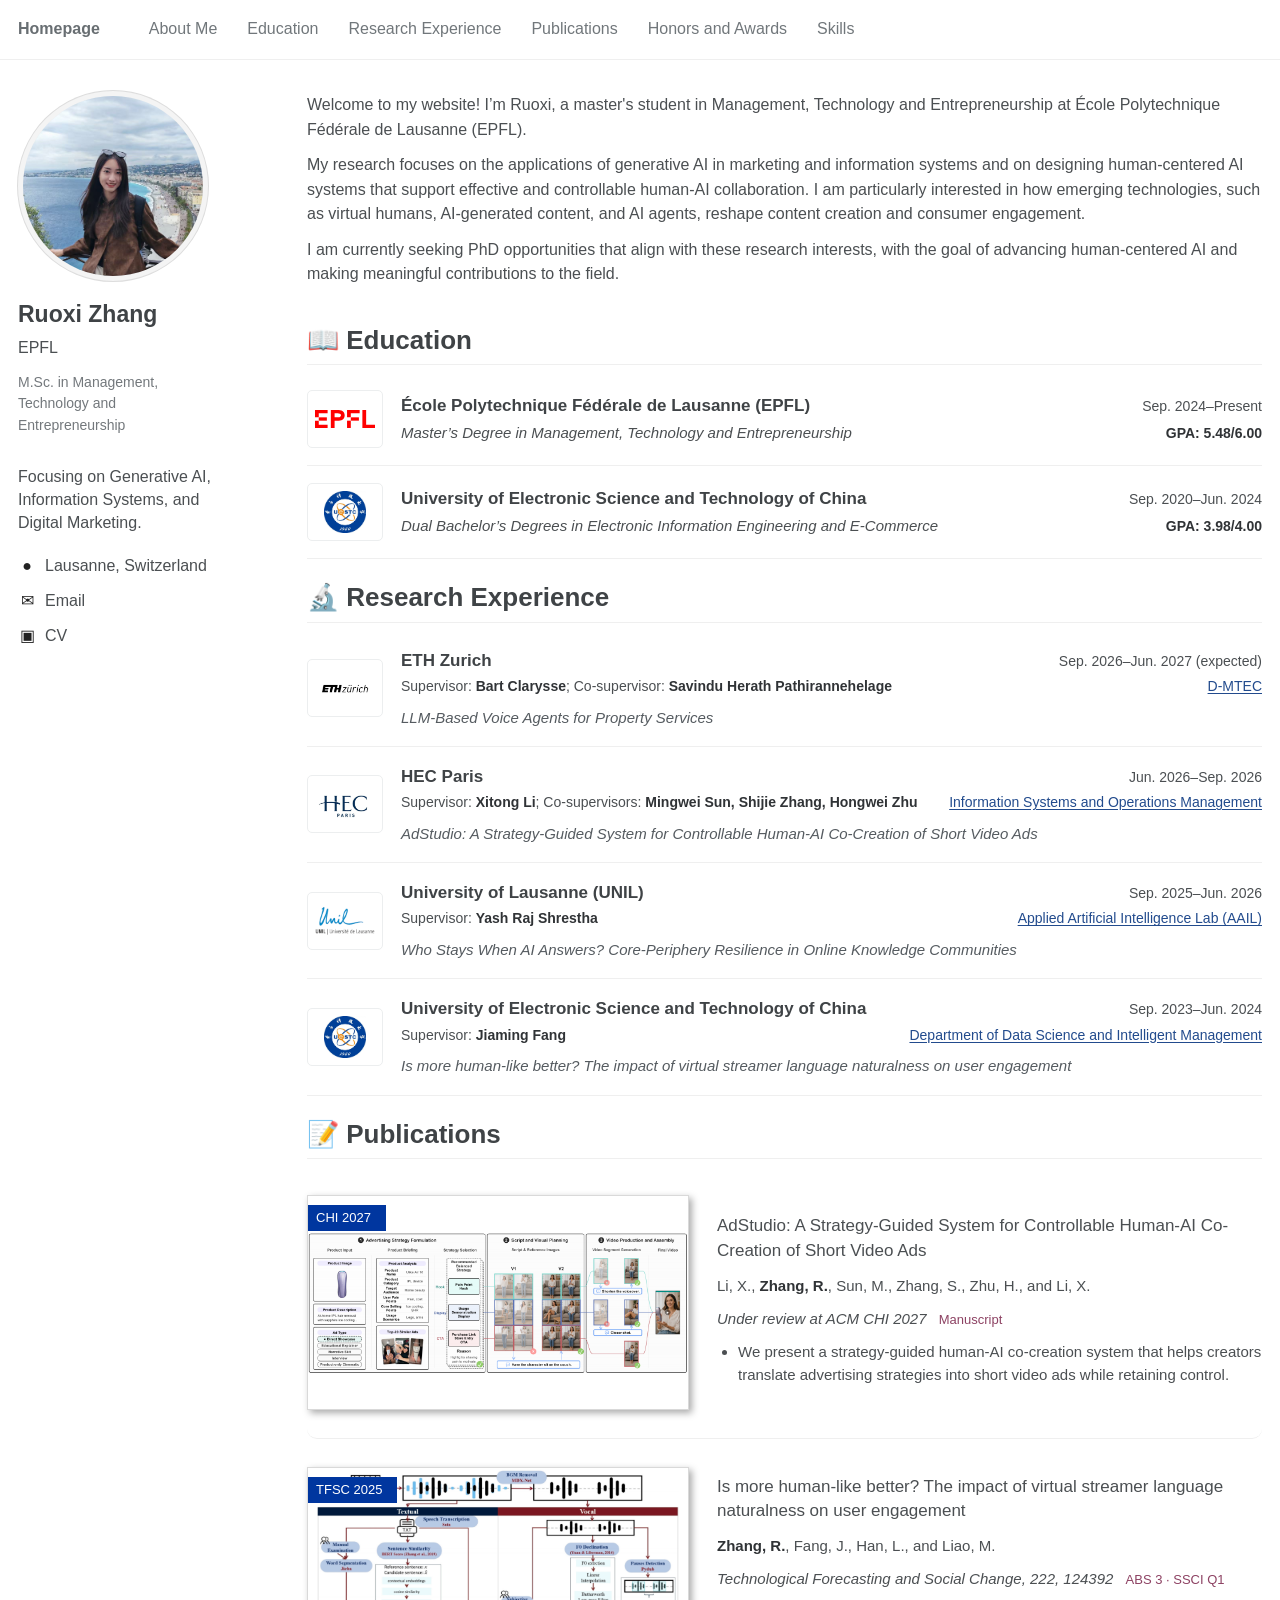
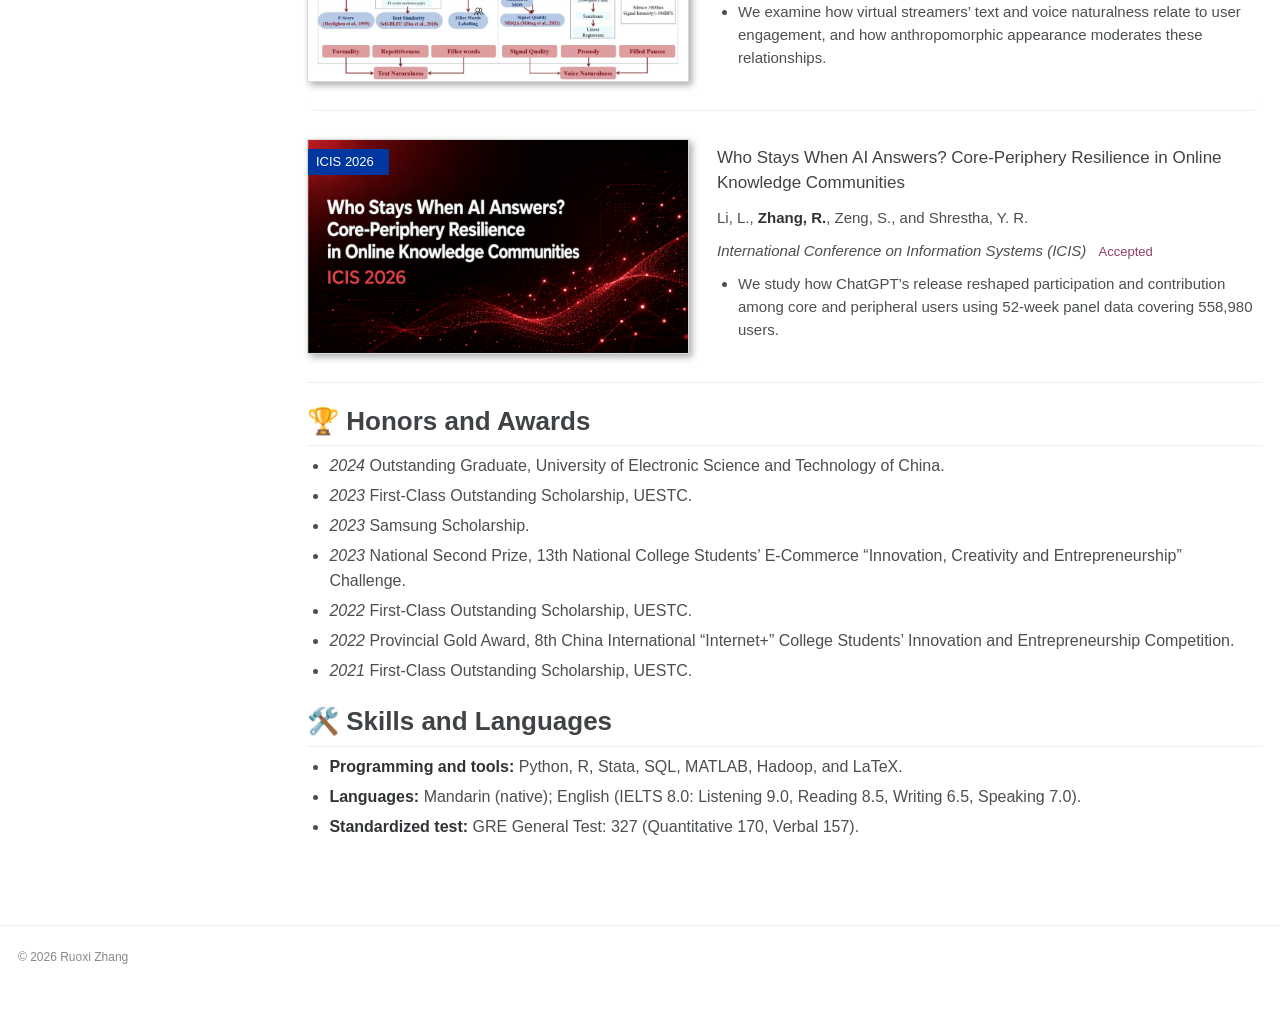
<file: index.html>
<!doctype html><html lang="en"><head><meta charset="utf-8"><meta name="viewport" content="width=device-width,initial-scale=1"><meta name="description" content="Academic homepage of Ruoxi Zhang at EPFL"><title>Ruoxi Zhang - Homepage</title><link rel="icon" href="assets/favicon.svg" type="image/svg+xml"><link rel="stylesheet" href="assets/style.css"><script defer src="projects/publication-cards.js?v=2"></script></head><body>
<header class="masthead"><nav class="greedy-nav" aria-label="Main navigation"><a class="home" href="#homepage">Homepage</a><a href="#about-me">About Me</a><a href="#education">Education</a><a href="#research">Research Experience</a><a href="#publications">Publications</a><a href="#awards">Honors and Awards</a><a href="#skills">Skills</a></nav></header>
<div id="homepage" class="layout">
  <aside class="sidebar"><div class="avatar"><img src="assets/profile.jpg" alt="Portrait of Ruoxi Zhang"></div><h2>Ruoxi Zhang</h2><p class="institution">EPFL</p><p class="degree">M.Sc. in Management, Technology and Entrepreneurship</p><p class="focus">Focusing on Generative AI, Information Systems, and Digital Marketing.</p><ul class="profile-links"><li><span>●</span>Lausanne, Switzerland</li><li><span>✉</span><a href="mailto:ruoxi.zhang@epfl.ch">Email</a></li><li><span>▣</span><a href="assets/CV_for_PHD_Application.pdf" target="_blank" rel="noopener noreferrer">CV</a></li></ul></aside>
  <main class="page-content">
    <section id="about-me" class="about"><p>Welcome to my website! I’m Ruoxi, a master's student in Management, Technology and Entrepreneurship at École Polytechnique Fédérale de Lausanne (EPFL).</p><p>My research focuses on the applications of generative AI in marketing and information systems and on designing human-centered AI systems that support effective and controllable human-AI collaboration. I am particularly interested in how emerging technologies, such as virtual humans, AI-generated content, and AI agents, reshape content creation and consumer engagement.</p><p>I am currently seeking PhD opportunities that align with these research interests, with the goal of advancing human-centered AI and making meaningful contributions to the field.</p></section>
    <section id="education"><h1>📖 Education</h1><article class="education-entry"><div class="education-logo epfl"><img src="assets/epfl-logo.svg" alt="École Polytechnique Fédérale de Lausanne (EPFL) logo"></div><div class="education-body"><div class="education-head"><h3>École Polytechnique Fédérale de Lausanne (EPFL)</h3><span>Sep. 2024–Present</span></div><div class="education-meta"><em>Master’s Degree in Management, Technology and Entrepreneurship</em><strong>GPA: 5.48/6.00</strong></div></div></article><article class="education-entry"><div class="education-logo uestc"><img src="assets/uestc-logo.png" alt="University of Electronic Science and Technology of China logo"></div><div class="education-body"><div class="education-head"><h3>University of Electronic Science and Technology of China</h3><span>Sep. 2020–Jun. 2024</span></div><div class="education-meta"><em>Dual Bachelor’s Degrees in Electronic Information Engineering and E-Commerce</em><strong>GPA: 3.98/4.00</strong></div></div></article></section>
    <section id="research"><h1>🔬 Research Experience</h1><article class="research-entry"><div class="research-logo eth"><img src="assets/eth-logo.png" alt="ETH Zurich logo"></div><div class="research-body"><div class="research-head"><h3>ETH Zurich</h3><span>Sep. 2026–Jun. 2027 (expected)</span></div><div class="research-meta"><span>Supervisor: <strong>Bart Clarysse</strong>; Co-supervisor: <strong>Savindu Herath Pathirannehelage</strong></span><span><a class="lab-link" href="https://mtec.ethz.ch/" target="_blank" rel="noopener noreferrer">D-MTEC</a></span></div><p class="research-project">LLM-Based Voice Agents for Property Services</p></div></article><article class="research-entry"><div class="research-logo hec"><img src="assets/hec-logo.png" alt="HEC Paris logo"></div><div class="research-body"><div class="research-head"><h3>HEC Paris</h3><span>Jun. 2026–Sep. 2026</span></div><div class="research-meta"><span>Supervisor: <strong>Xitong Li</strong>; Co-supervisors: <strong>Mingwei Sun, Shijie Zhang, Hongwei Zhu</strong></span><span><a class="lab-link" href="https://www.hec.edu/en/faculty-research/departments/information-systems-and-operations-management" target="_blank" rel="noopener noreferrer">Information Systems and Operations Management</a></span></div><p class="research-project">AdStudio: A Strategy-Guided System for Controllable Human-AI Co-Creation of Short Video Ads</p></div></article><article class="research-entry"><div class="research-logo unil"><img src="assets/unil-logo.png" alt="University of Lausanne (UNIL) logo"></div><div class="research-body"><div class="research-head"><h3>University of Lausanne (UNIL)</h3><span>Sep. 2025–Jun. 2026</span></div><div class="research-meta"><span>Supervisor: <strong>Yash Raj Shrestha</strong></span><span><a class="lab-link" href="https://wp.unil.ch/aail/" target="_blank" rel="noopener noreferrer">Applied Artificial Intelligence Lab (AAIL)</a></span></div><p class="research-project">Who Stays When AI Answers? Core-Periphery Resilience in Online Knowledge Communities</p></div></article><article class="research-entry"><div class="research-logo uestc"><img src="assets/uestc-logo.png" alt="University of Electronic Science and Technology of China logo"></div><div class="research-body"><div class="research-head"><h3>University of Electronic Science and Technology of China</h3><span>Sep. 2023–Jun. 2024</span></div><div class="research-meta"><span>Supervisor: <strong>Jiaming Fang</strong></span><span><a class="lab-link" href="https://en.uestc.edu.cn/Academics/Schools.htm" target="_blank" rel="noopener noreferrer">Department of Data Science and Intelligent Management</a></span></div><p class="research-project">Is more human-like better? The impact of virtual streamer language naturalness on user engagement</p></div></article></section>
    <section id="publications"><h1>📝 Publications</h1><article class="paper-box"><div class="paper-image adstudio"><span class="badge">CHI 2027</span><img src="assets/chi.png" alt="Visual overview for AdStudio: A Strategy-Guided System for Controllable Human-AI Co-Creation of Short Video Ads"></div><div class="paper-text"><h3>AdStudio: A Strategy-Guided System for Controllable Human-AI Co-Creation of Short Video Ads</h3><p>Li, X., <strong>Zhang, R.</strong>, Sun, M., Zhang, S., Zhu, H., and Li, X.</p><p><em>Under review at ACM CHI 2027</em> <span class="pub-note">Manuscript</span></p><ul><li>We present a strategy-guided human-AI co-creation system that helps creators translate advertising strategies into short video ads while retaining control.</li></ul></div></article><article class="paper-box"><div class="paper-image streamer"><span class="badge">TFSC 2025</span><img src="assets/tfsc.png" alt="Visual overview for Is more human-like better? The impact of virtual streamer language naturalness on user engagement"></div><div class="paper-text"><h3><a href="https://doi.org/10.1016/j.techfore.2025.124392" target="_blank" rel="noopener noreferrer">Is more human-like better? The impact of virtual streamer language naturalness on user engagement</a></h3><p><strong>Zhang, R.</strong>, Fang, J., Han, L., and Liao, M.</p><p><em>Technological Forecasting and Social Change, 222, 124392</em> <span class="pub-note">ABS 3 · SSCI Q1</span></p><ul><li>We examine how virtual streamers’ text and voice naturalness relate to user engagement, and how anthropomorphic appearance moderates these relationships.</li></ul></div></article><article class="paper-box"><div class="paper-image community"><span class="badge">ICIS 2026</span><img src="assets/icis.png" alt="Visual overview for Who Stays When AI Answers? Core-Periphery Resilience in Online Knowledge Communities"></div><div class="paper-text"><h3>Who Stays When AI Answers? Core-Periphery Resilience in Online Knowledge Communities</h3><p>Li, L., <strong>Zhang, R.</strong>, Zeng, S., and Shrestha, Y. R.</p><p><em>International Conference on Information Systems (ICIS)</em> <span class="pub-note">Accepted</span></p><ul><li>We study how ChatGPT’s release reshaped participation and contribution among core and peripheral users using 52-week panel data covering 558,980 users.</li></ul></div></article></section>
    <section id="awards"><h1>🏆 Honors and Awards</h1><ul><li><em>2024</em> Outstanding Graduate, University of Electronic Science and Technology of China.</li><li><em>2023</em> First-Class Outstanding Scholarship, UESTC.</li><li><em>2023</em> Samsung Scholarship.</li><li><em>2023</em> National Second Prize, 13th National College Students’ E-Commerce “Innovation, Creativity and Entrepreneurship” Challenge.</li><li><em>2022</em> First-Class Outstanding Scholarship, UESTC.</li><li><em>2022</em> Provincial Gold Award, 8th China International “Internet+” College Students’ Innovation and Entrepreneurship Competition.</li><li><em>2021</em> First-Class Outstanding Scholarship, UESTC.</li></ul></section>
    <section id="skills"><h1>🛠️ Skills and Languages</h1><ul><li><strong>Programming and tools:</strong> Python, R, Stata, SQL, MATLAB, Hadoop, and LaTeX.</li><li><strong>Languages:</strong> Mandarin (native); English (IELTS 8.0: Listening 9.0, Reading 8.5, Writing 6.5, Speaking 7.0).</li><li><strong>Standardized test:</strong> GRE General Test: 327 (Quantitative 170, Verbal 157).</li></ul></section>
  </main>
</div>
<footer>© 2026 Ruoxi Zhang</footer></body></html>
</file>
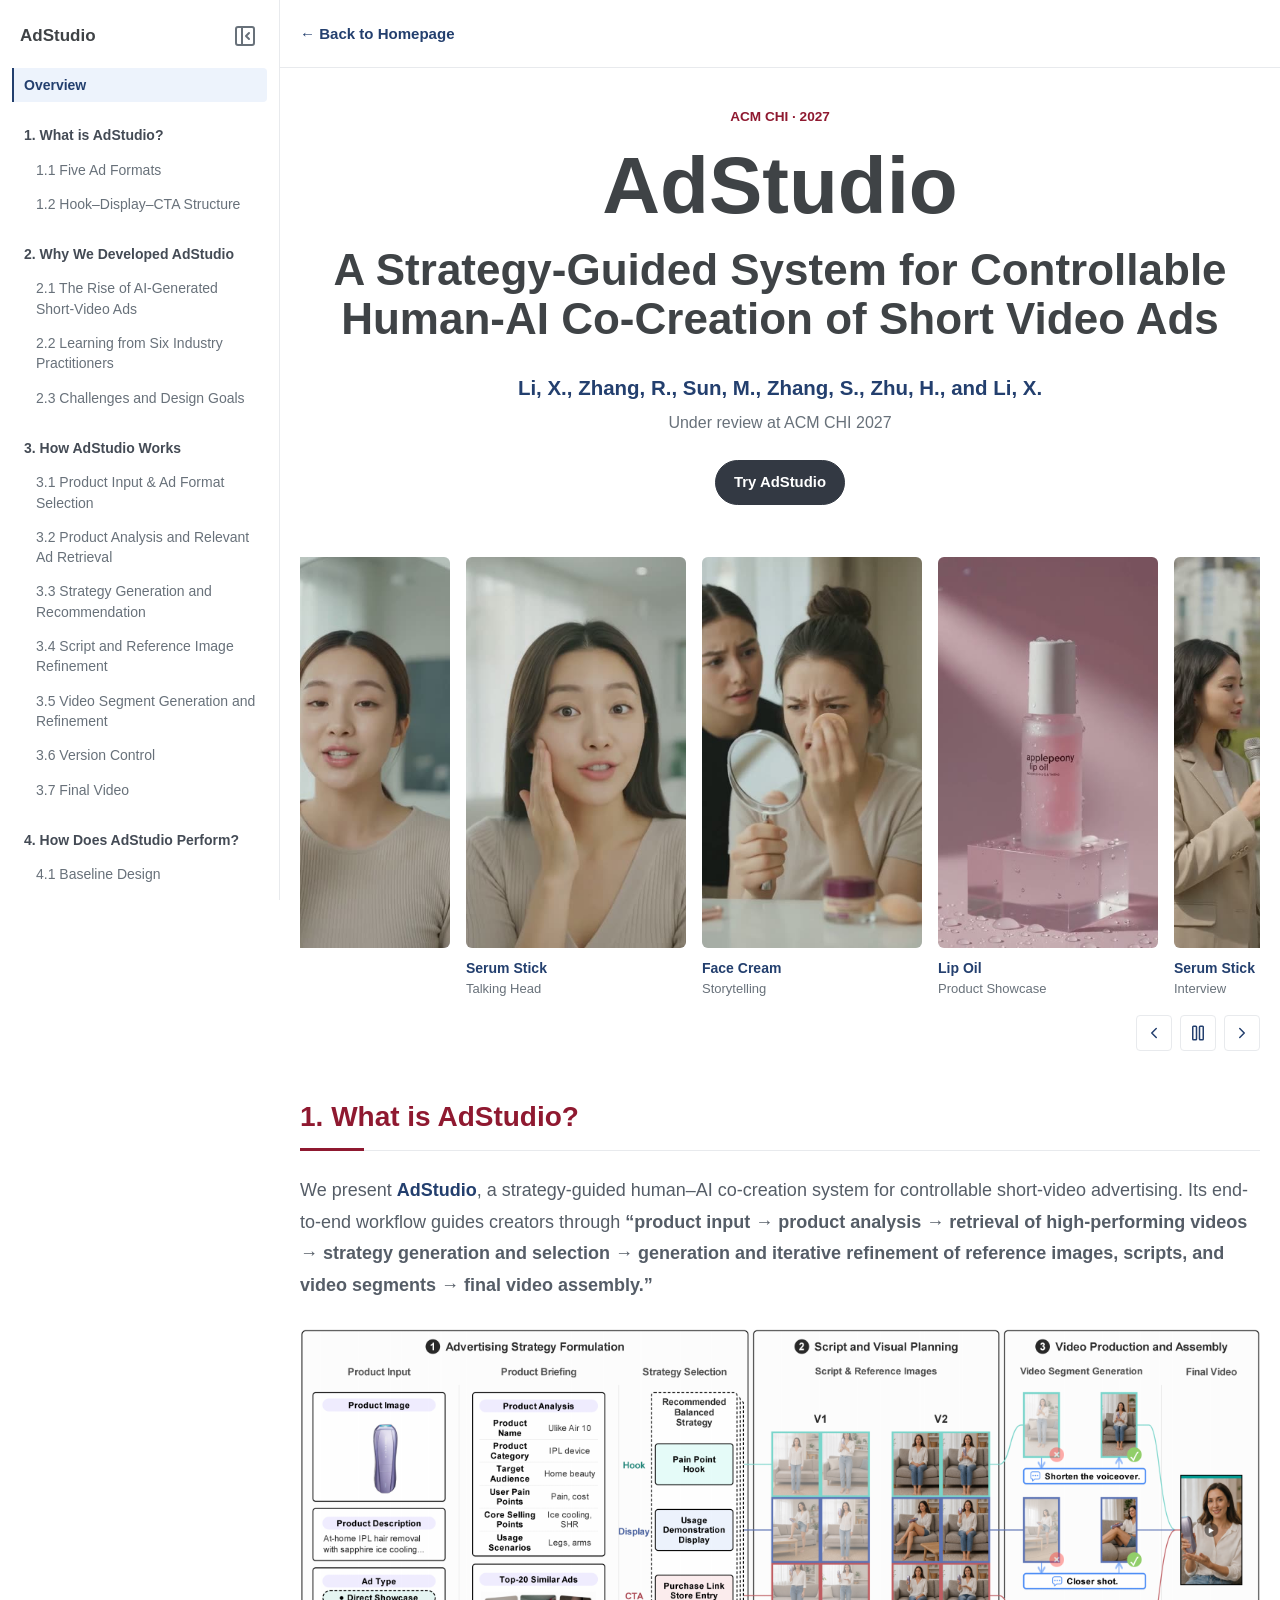
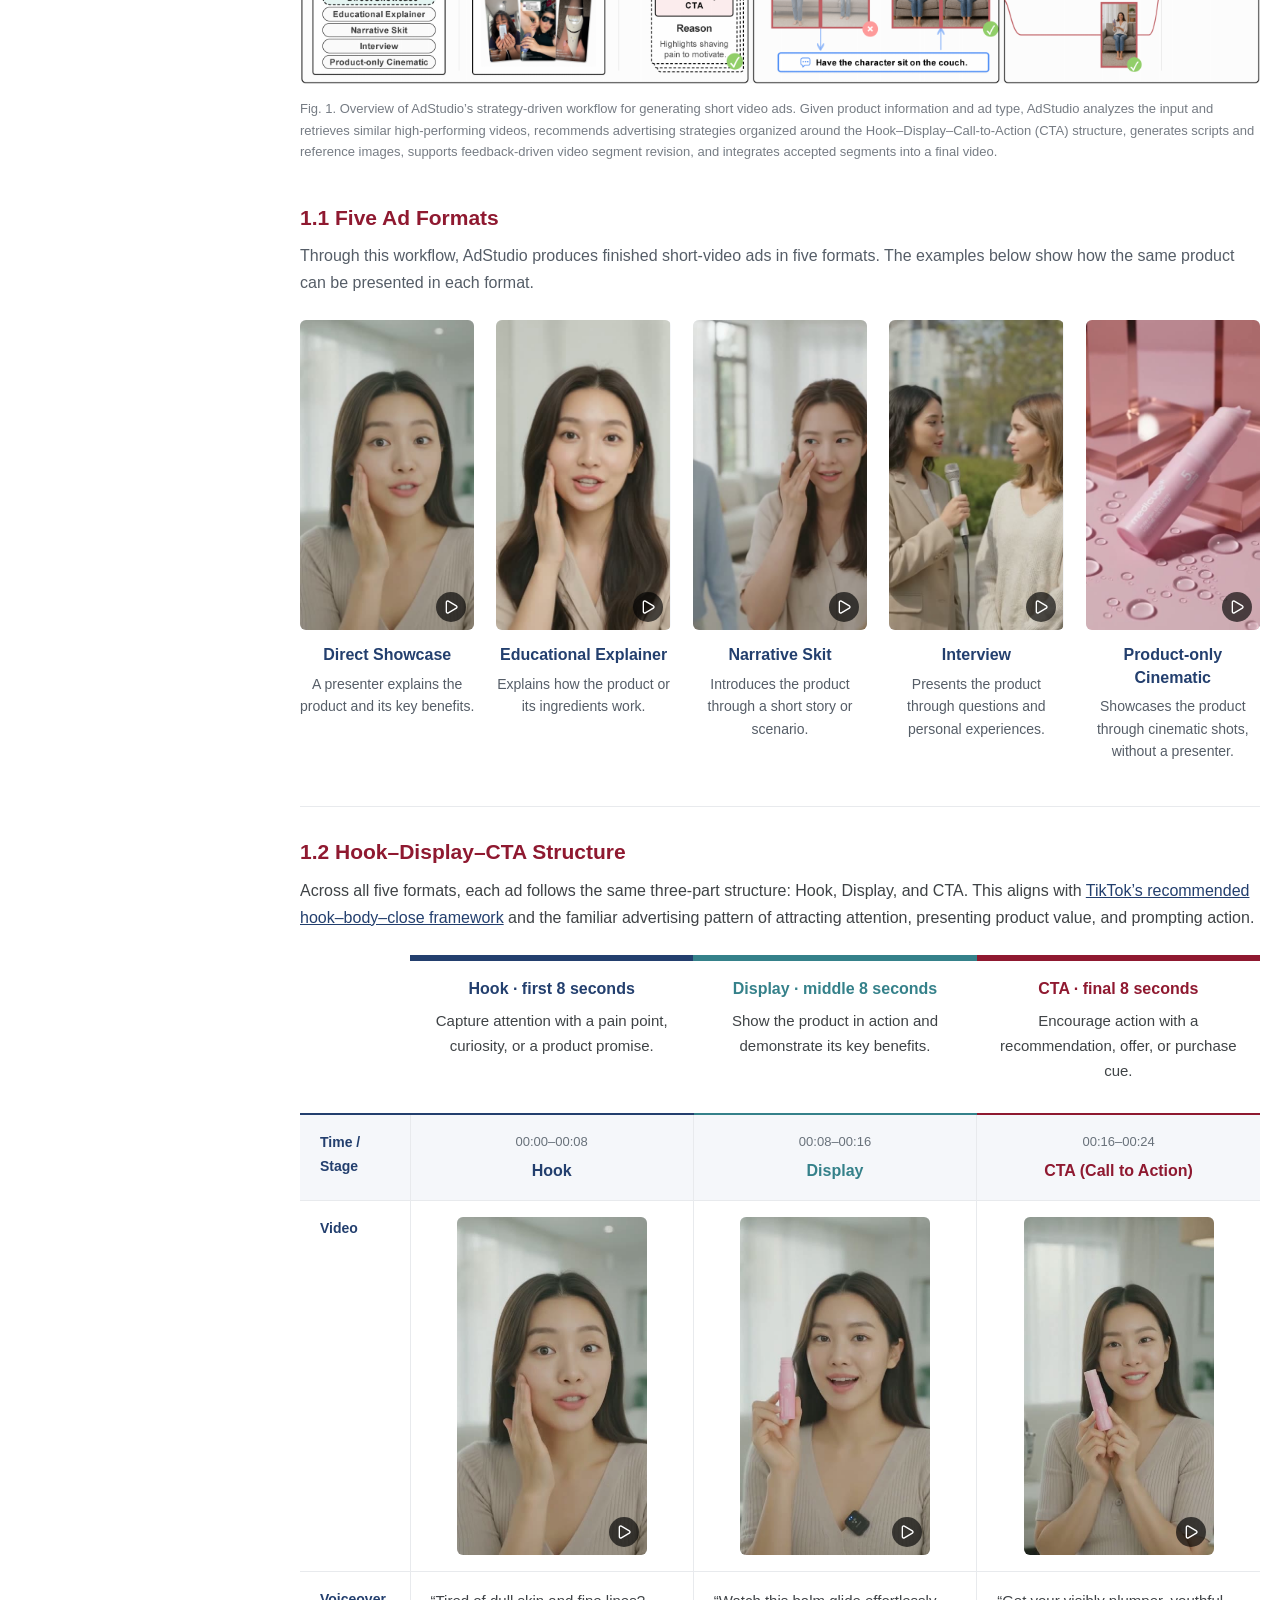
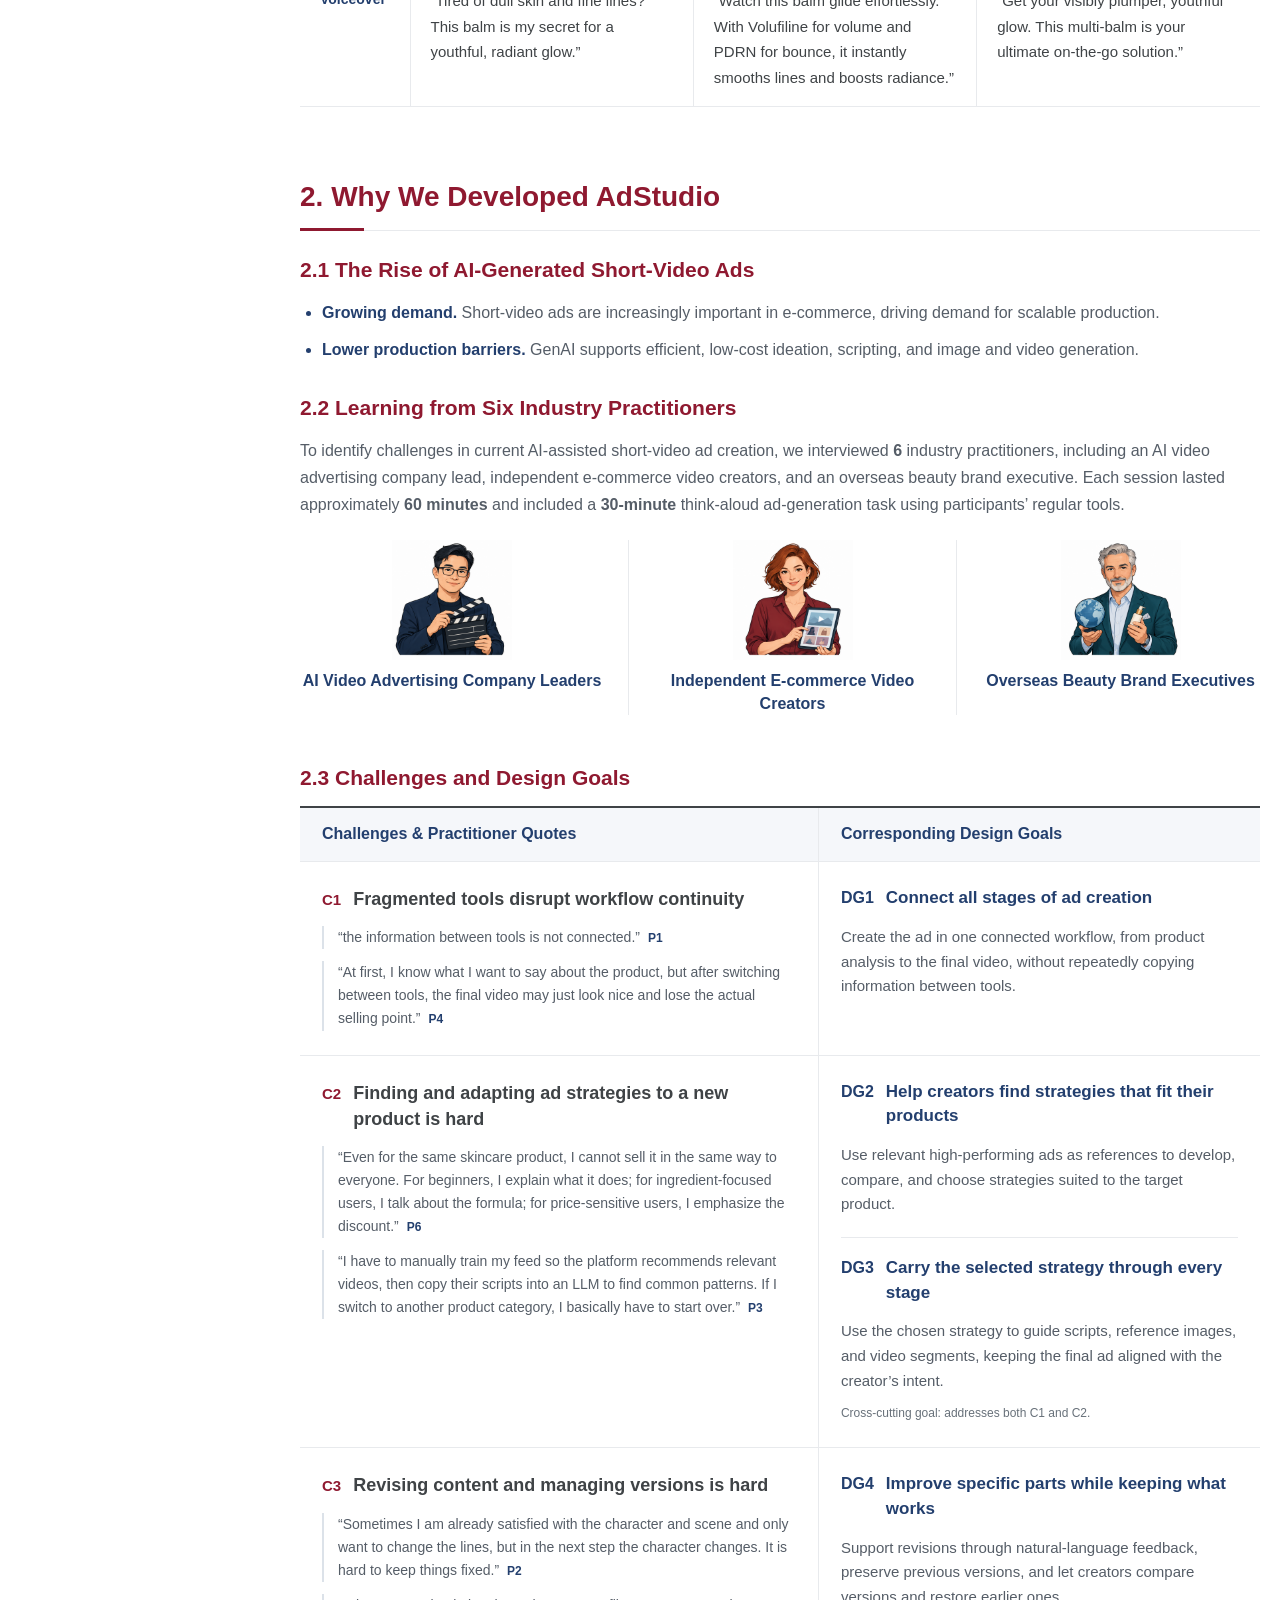
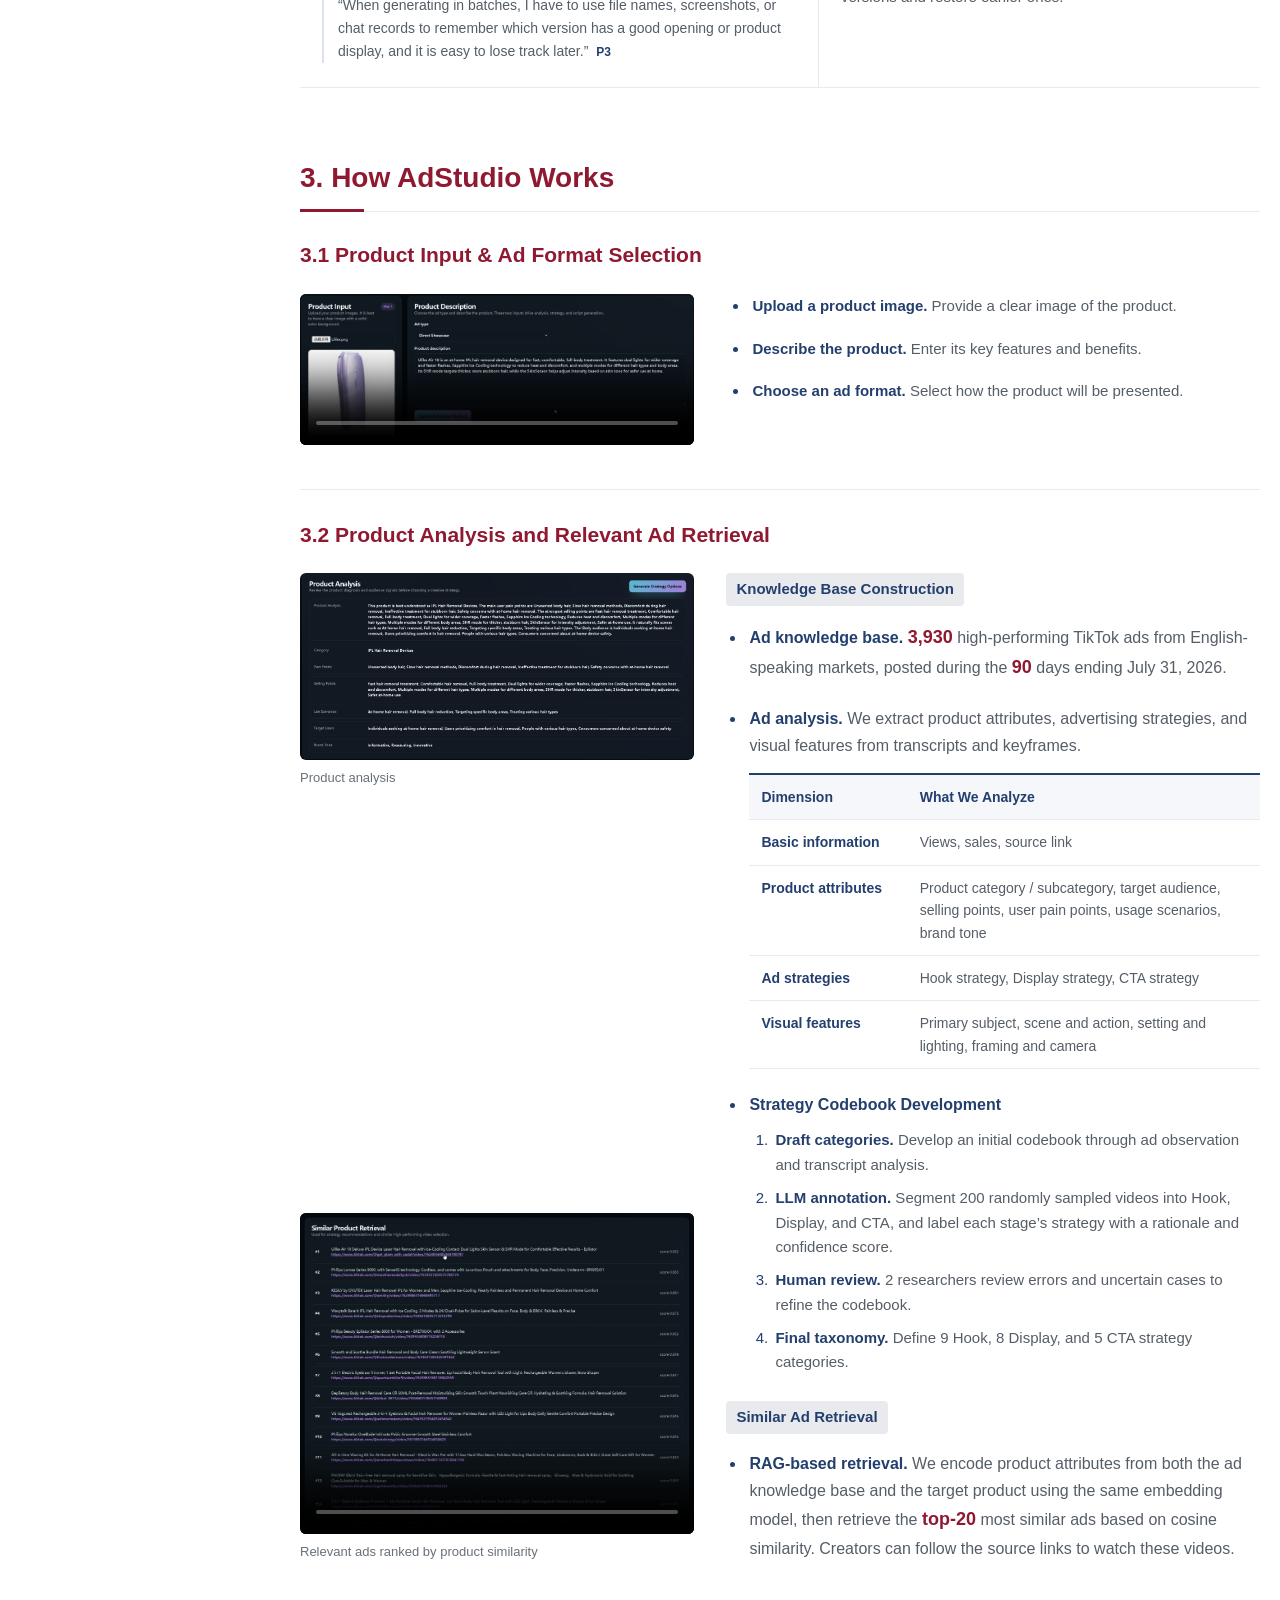
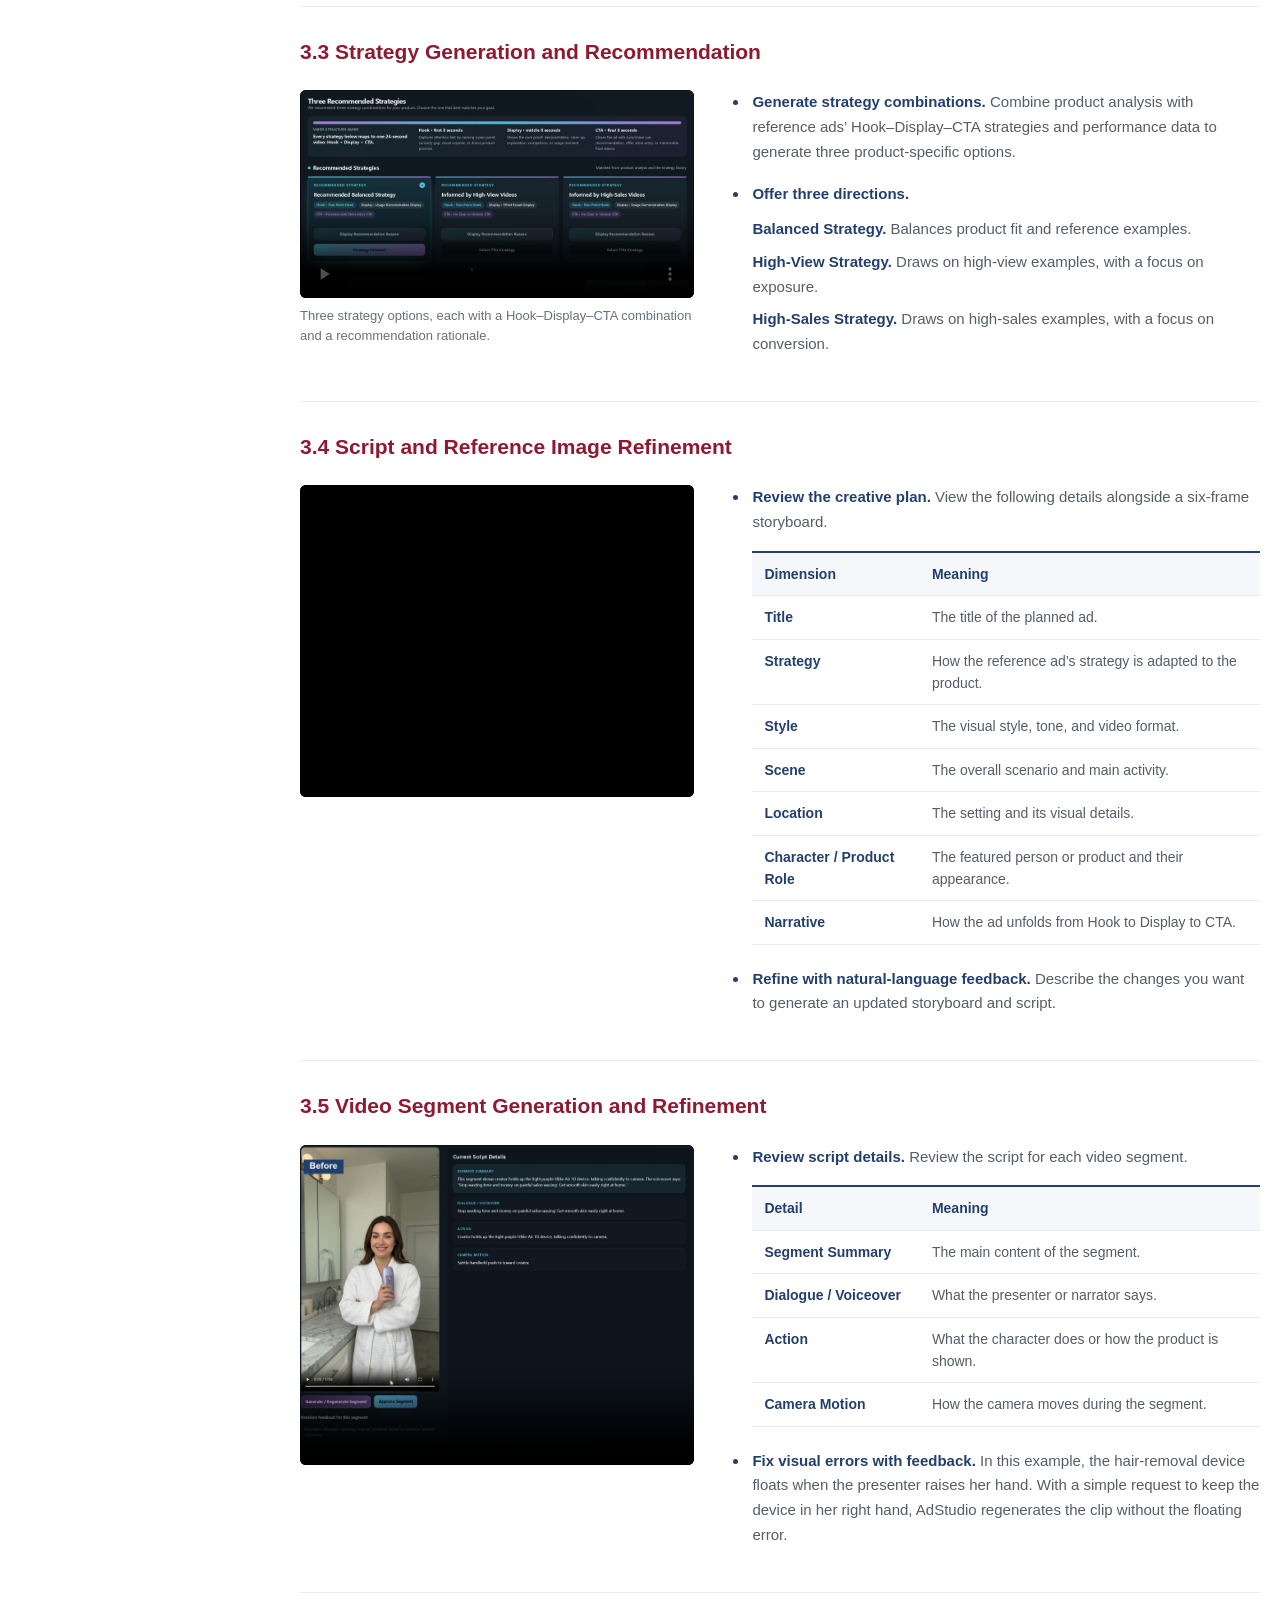
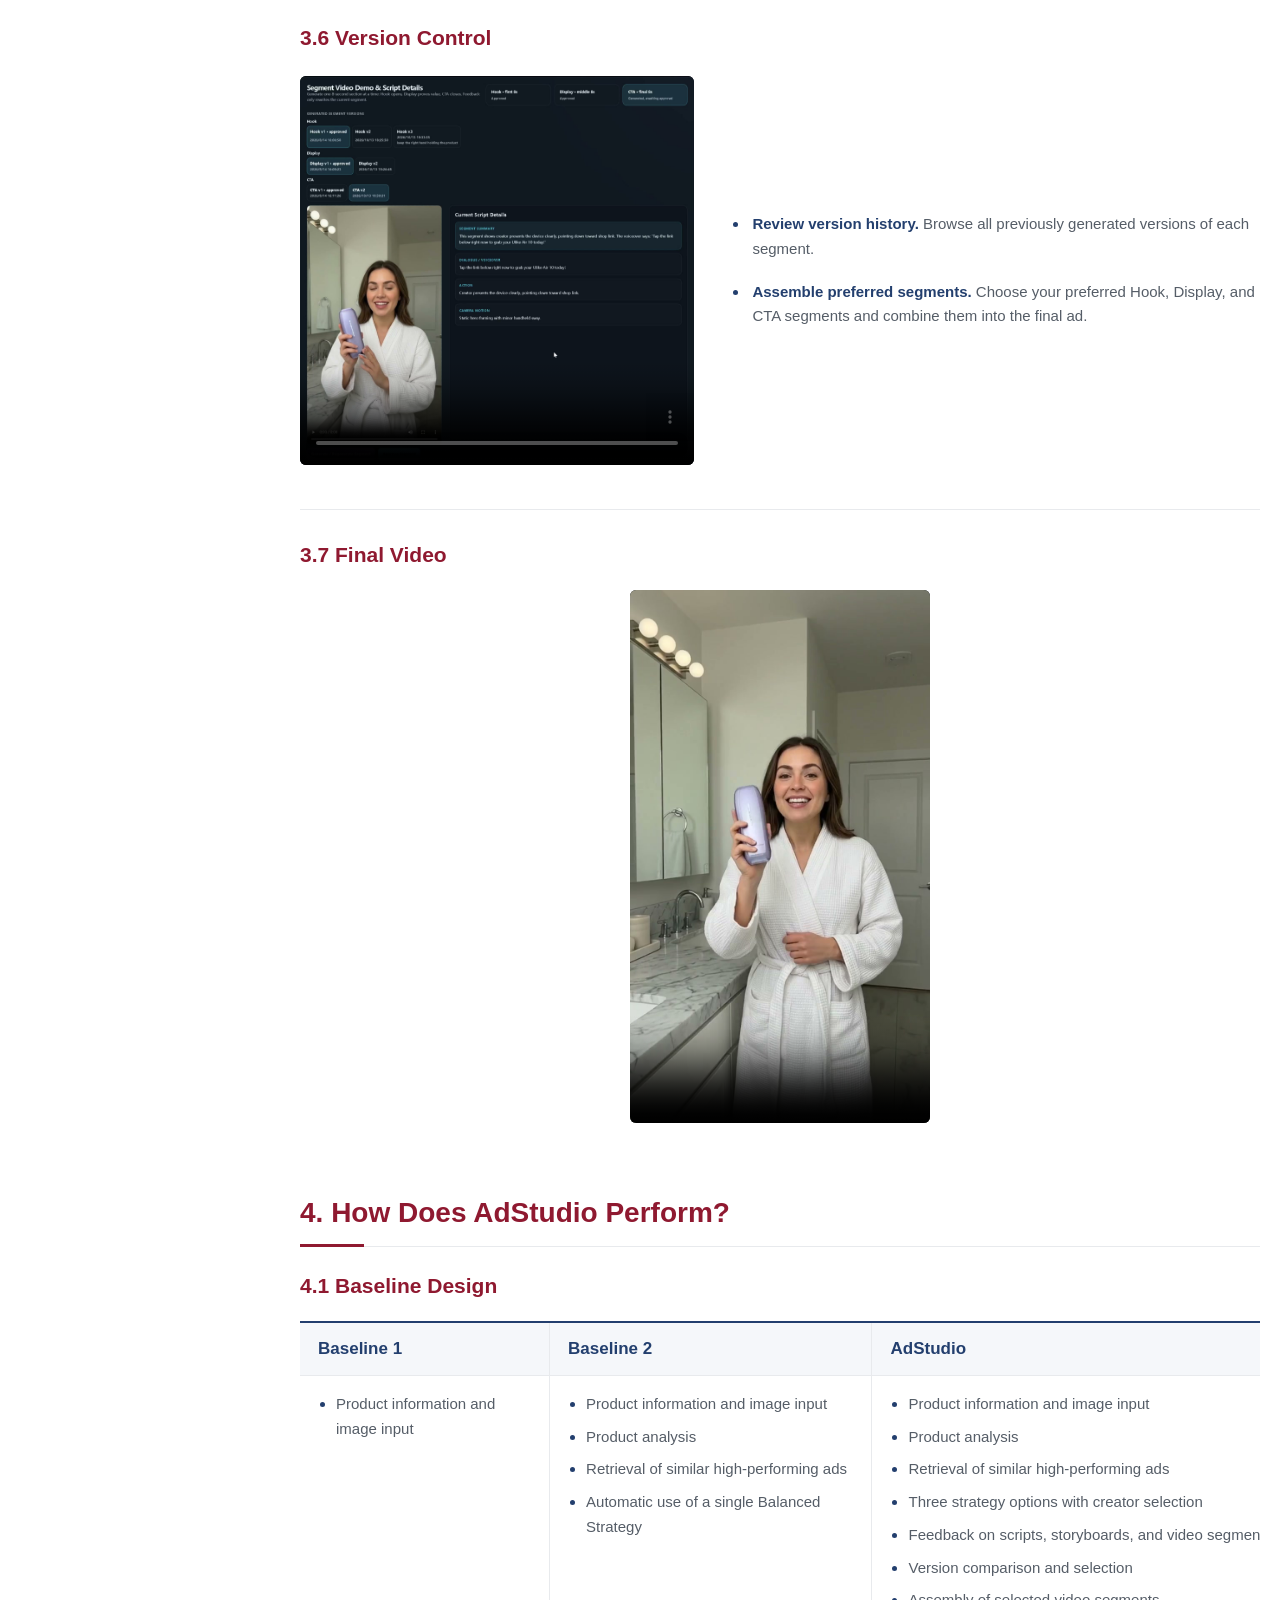
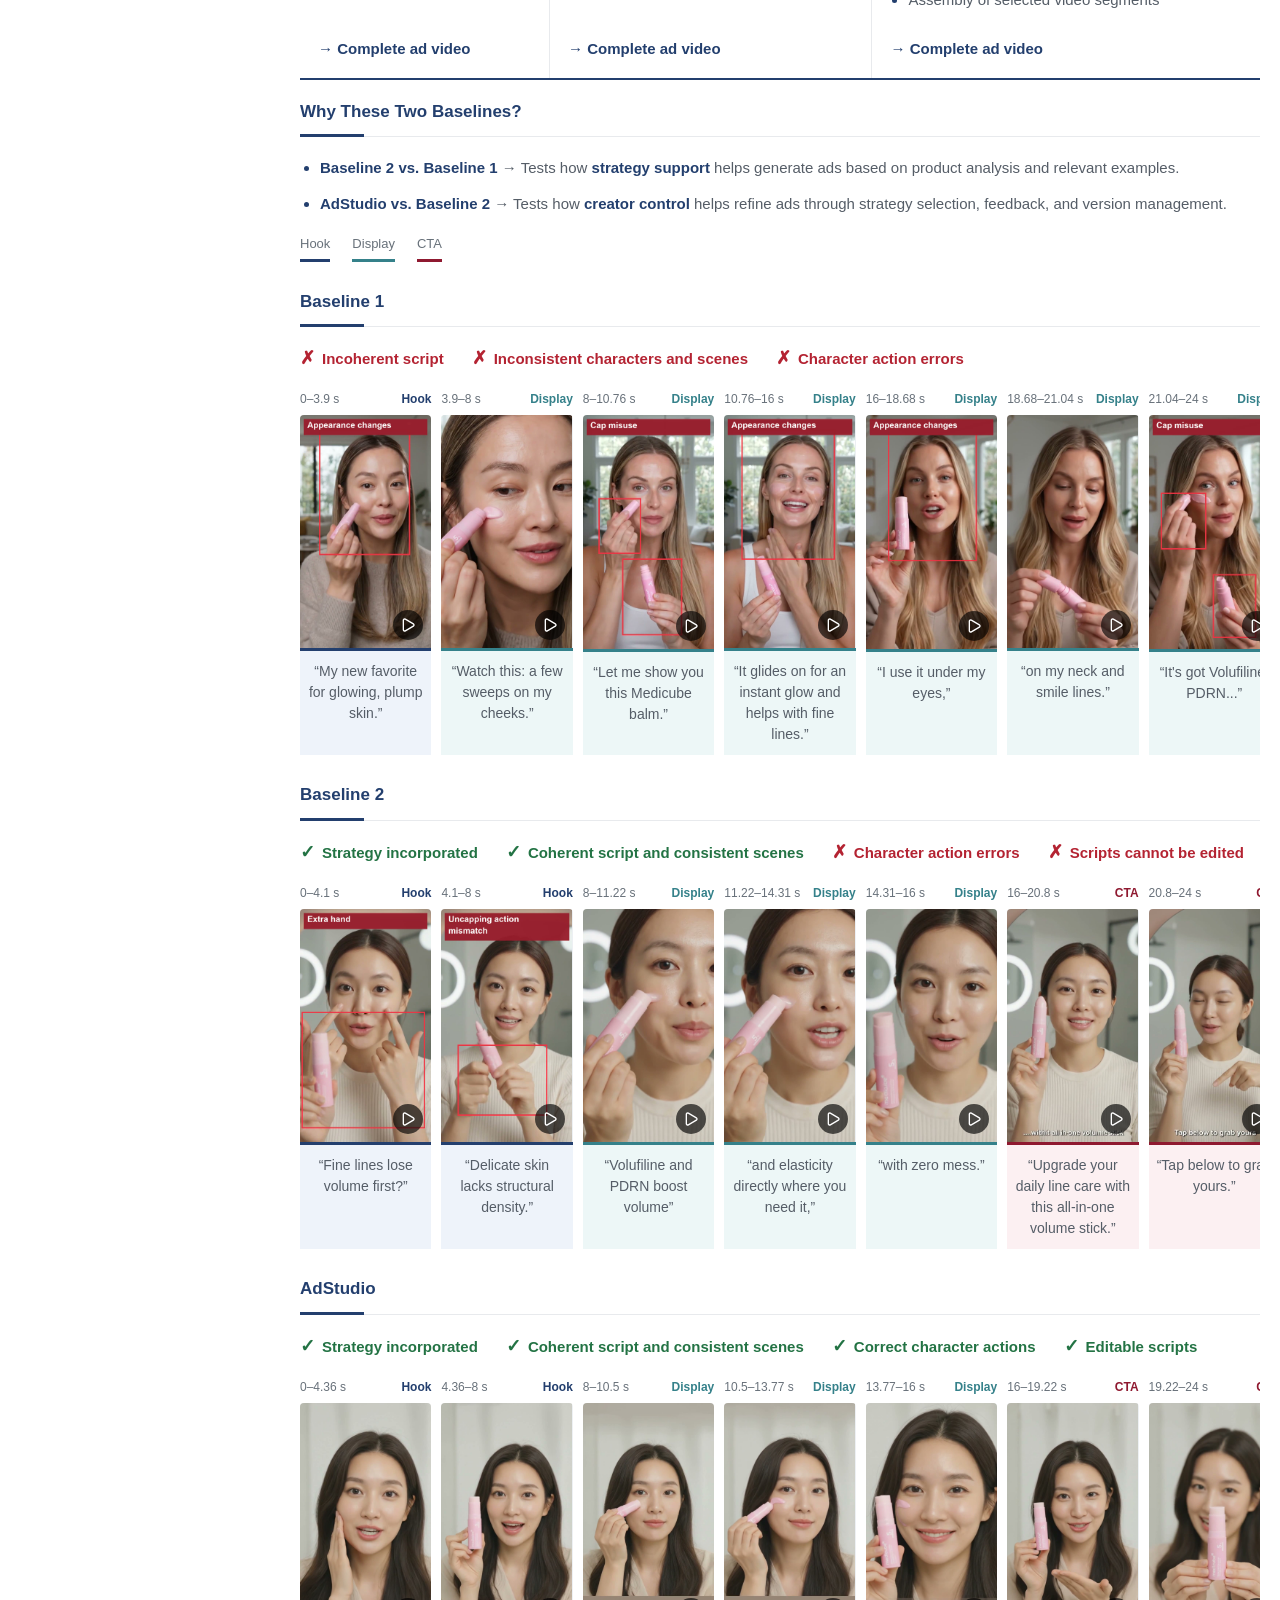
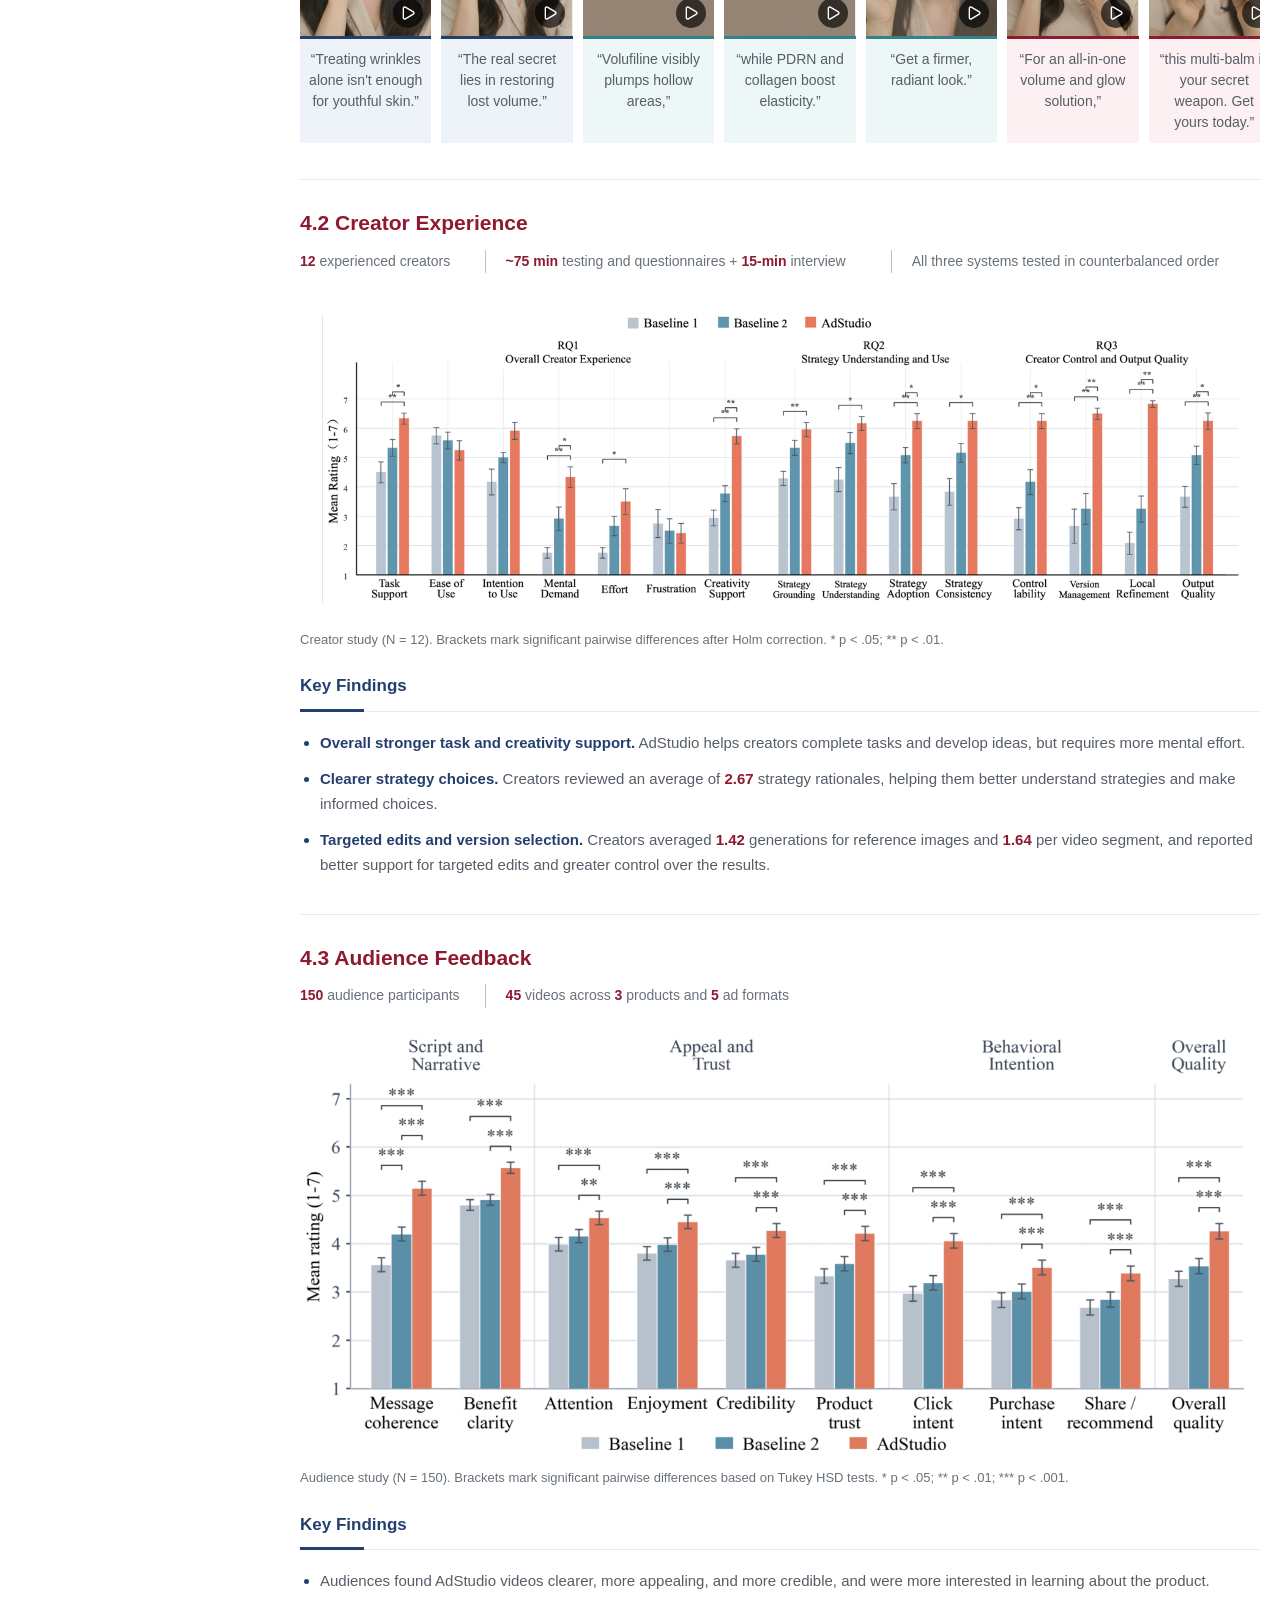
<file: projects/adstudio.html>
<!doctype html>
<html lang="en">
<head>
  <meta charset="utf-8">
  <meta name="viewport" content="width=device-width,initial-scale=1">
  <title>AdStudio | Ruoxi Zhang</title>
  <style>
    :root{--ink:#3f4346;--blue:#233f6e;--muted:#68717a;--line:#e8eaed;--paper:#fff;--tag:#8f1930}
    *{box-sizing:border-box} body{margin:0;background:var(--paper);color:var(--ink);font:18px/1.65 system-ui,-apple-system,"Segoe UI",sans-serif}
    a{color:var(--blue)} .top{border-bottom:1px solid var(--line)} .nav,main{max-width:1060px;margin:auto;padding:22px 28px}.nav a{text-decoration:none;font-weight:650}
    main{padding-top:58px;padding-bottom:80px} h1{font-size:2.25rem;line-height:1.25;margin:0 0 16px;color:#30353a} h2{font-size:1.35rem;margin:42px 0 10px;border-bottom:1px solid var(--line);padding-bottom:8px}
    .meta{color:var(--muted)} .status{color:var(--tag);margin-left:10px}.lead{font-size:1.15rem;max-width:900px}.actions{display:flex;gap:12px;margin:26px 0}.button{border:1px solid var(--blue);padding:8px 15px;border-radius:4px;text-decoration:none}.primary{background:var(--blue);color:white}
    ul{padding-left:24px}@media(max-width:640px){body{font-size:16px}.nav,main{padding-left:20px;padding-right:20px}main{padding-top:36px}h1{font-size:1.75rem}}
    body{font-family:"Helvetica Neue",Arial,sans-serif;font-size:16px;line-height:1.55;letter-spacing:0}
    main{max-width:1300px;padding:0 20px 80px}
    .nav{max-width:1300px;padding:22px 20px;font-size:.94rem}
    .paper-hero{max-width:1080px;margin:38px auto 52px;text-align:center}
    .venue{margin:0 0 14px;color:var(--tag);font-size:.85rem;font-weight:800}
    .paper-title{margin:0 auto 28px;color:var(--ink);line-height:1.12}
    .paper-name{display:block;font-size:80px;font-weight:900}
    .paper-subtitle{display:block;max-width:980px;margin:14px auto 0;font-size:44px;font-weight:650;text-wrap:balance}
    .authors{margin:0 0 8px;color:var(--blue);font-size:20.48px;font-weight:620;line-height:1.55}
    .authors strong{font-weight:800}
    .review-status{margin:0;color:var(--muted);font-size:16px}
    .paper-hero .actions{display:flex;justify-content:center;gap:10px;margin:24px 0 0}
    .paper-hero .button{display:inline-flex;align-items:center;justify-content:center;min-width:112px;padding:10px 18px;border:1px solid #333943;border-radius:999px;background:#333943;color:#fff;text-decoration:none;font-size:.93rem;font-weight:700;transition:.16s ease}
    .paper-hero .button:hover{transform:translateY(-2px);background:var(--blue);border-color:var(--blue)}
    a:focus-visible{outline:3px solid var(--blue);outline-offset:5px}
    #overview{margin:0 auto}
    #overview h2,.rationale > h2{position:relative;margin:0 0 24px;padding:0 0 15px;border-bottom:1px solid var(--line);color:var(--tag);font-size:28px;font-weight:750;line-height:1.3}
    #overview h2::after,.rationale > h2::after{position:absolute;bottom:-1px;left:0;width:64px;height:3px;background:var(--tag);content:""}
    .overview-intro{margin:0 0 28px;color:#555d67;font-size:18px;line-height:1.75}
    .overview-intro strong{color:var(--blue);font-weight:750}
    .overview-intro .workflow-chain{color:inherit}
    .workflow-figure{margin:0}
    .workflow-figure a{display:block;cursor:zoom-in}
    .workflow-figure img{display:block;width:100%;height:auto}
    .workflow-figure figcaption{margin-top:14px;color:#767c84;font-size:13px;line-height:1.65}
    .rationale{margin-top:72px;color:#555d67}
    .rationale h3{margin:0 0 14px;color:var(--tag);font-size:21px;font-weight:750;line-height:1.4}
    .motivation-context{margin:0 0 30px;padding-left:22px;font-size:16px;line-height:1.7}
    .motivation-context li + li{margin-top:10px}
    .motivation-context li::marker{color:var(--blue)}
    .motivation-context strong{color:var(--blue);font-weight:750}
    .study-intro{margin:0;max-width:1120px;font-size:16px;line-height:1.7}
    .study-intro strong{font-weight:750}
    .participant-groups{display:grid;grid-template-columns:repeat(3,minmax(0,1fr));gap:24px;margin-top:22px}
    .participant-group{min-width:0;text-align:center}
    .participant-group + .participant-group{border-left:1px solid var(--line);padding-left:24px}
    .participant-group h4{margin:0;color:var(--blue);font-size:16px;font-weight:750;line-height:1.4}
    .participant-avatar{width:min(100%,120px);aspect-ratio:1;margin:0 auto 10px;background-image:url('../assets/adstudio-practitioner-groups.png');background-size:300% 100%;background-repeat:no-repeat}
    .participant-avatar.ai{background-position:0 0}.participant-avatar.content{background-position:50% 0}.participant-avatar.brand{background-position:100% 0}
    .study-findings{margin-top:48px}
    .challenge-goal-table{width:100%;border-collapse:collapse;table-layout:fixed;text-align:left;border-top:2px solid var(--ink)}
    .challenge-goal-table col:first-child{width:54%}
    .challenge-goal-table thead th{padding:14px 22px;color:var(--blue);font-size:16px;font-weight:750;background:#f5f7fa;border-bottom:1px solid var(--line)}
    .challenge-goal-table tbody th,.challenge-goal-table tbody td{padding:24px 22px;vertical-align:top;border-bottom:1px solid var(--line);font-weight:400}
    .challenge-goal-table tr > :first-child{border-right:1px solid var(--line)}
    .challenge-heading,.goal-heading{display:flex;align-items:baseline;gap:12px;margin-bottom:14px}
    .challenge-number{color:var(--tag);font-size:15px;font-weight:800;flex-shrink:0}
    .challenge-heading h4{margin:0;color:var(--ink);font-size:18px;line-height:1.45;font-weight:750}
    .practitioner-quote{margin:12px 0 0;padding-left:14px;border-left:2px solid #dce2e9;color:#555d67;font-size:14px;line-height:1.65}
    .practitioner-quote p{display:inline;margin:0}
    .practitioner-quote cite{margin-left:8px;color:var(--blue);font-size:12px;font-style:normal;font-weight:700;white-space:nowrap}
    .goal-number{color:var(--blue);font-size:16px;font-weight:800;flex-shrink:0}
    .goal-heading h4{margin:0;color:var(--blue);font-size:17px;font-weight:750;line-height:1.45}
    .goal-match p{margin:0;font-size:15px;line-height:1.65}
    .goal-match + .goal-match{margin-top:20px;padding-top:18px;border-top:1px solid var(--line)}
    .goal-match .cross-cutting{margin-top:10px;color:var(--muted);font-size:12px}
    .evaluation{margin-top:72px;color:#555d67}
    .evaluation > h2{position:relative;margin:0 0 24px;padding:0 0 15px;border-bottom:1px solid var(--line);color:var(--tag);font-size:28px;font-weight:750;line-height:1.3}
    .evaluation > h2::after{position:absolute;bottom:-1px;left:0;width:64px;height:3px;background:var(--tag);content:""}
    .evaluation strong{color:var(--blue)}
    .evaluation strong.study-number{color:var(--tag);font-weight:750}
    .baseline-table-scroll{overflow-x:auto;overscroll-behavior-x:contain;margin:20px 0}
    .baseline-table{width:100%;min-width:1040px;border-collapse:collapse;table-layout:fixed;text-align:left;font-size:15px;line-height:1.65}
    .baseline-table .baseline-input-col{width:24%}
    .baseline-table .baseline-strategy-col{width:31%}
    .baseline-table .baseline-adstudio-col{width:45%}
    .baseline-table .baseline-feedback{white-space:nowrap}
    .baseline-table th{padding:12px 18px;color:var(--blue);background:#f5f7fa;border-top:2px solid var(--blue);border-bottom:1px solid var(--line);font-size:17px}
    .baseline-table td{vertical-align:top;padding:16px 18px}
    .baseline-table tr > * + *{border-left:1px solid var(--line)}
    .baseline-table ul{margin:0;padding-left:18px}
    .baseline-table li + li{margin-top:8px}
    .baseline-table li::marker{color:var(--blue)}
    .baseline-table tfoot td{padding-top:8px;border-bottom:2px solid var(--blue);color:var(--blue);font-weight:650}
    .baseline-comparisons{margin:20px 0 26px}
    #evaluation > .evaluation-block:first-of-type{margin-top:0;padding-top:0;border-top:0}
    .evaluation-method{margin:0;color:var(--muted);font-size:14px;line-height:1.7}
    .creator-study-summary,.audience-study-summary{display:grid;grid-template-columns:1fr 2.2fr 2fr;align-items:center;gap:0}
    .audience-study-summary{grid-template-columns:1fr 4.2fr}
    :is(.creator-study-summary,.audience-study-summary) > span{min-width:0;padding:0 20px}
    :is(.creator-study-summary,.audience-study-summary) > span:first-child{padding-left:0}
    :is(.creator-study-summary,.audience-study-summary) > span + span{border-left:1px solid #b8c0cb}
    @media(max-width:640px){.creator-study-summary,.audience-study-summary{grid-template-columns:1fr;gap:10px}:is(.creator-study-summary,.audience-study-summary) > span{padding:0}:is(.creator-study-summary,.audience-study-summary) > span + span{border-left:0}}
    .evaluation-block{margin-top:36px;padding-top:28px;border-top:1px solid var(--line)}
    .evaluation h3{margin:0 0 12px;color:var(--tag);font-size:21px;line-height:1.4}
    .evaluation h4{margin:0 0 10px;color:var(--blue);font-size:17px;line-height:1.45}
    .evaluation h4.key-findings-title{margin-top:24px}
    .evaluation h4.key-findings-title,#video-comparison > h4,.evaluation .comparison-row > h4{position:relative;padding-bottom:12px;margin-bottom:18px;border-bottom:1px solid var(--line)}
    .evaluation h4.key-findings-title::after,#video-comparison > h4::after,.evaluation .comparison-row > h4::after{content:"";position:absolute;left:0;bottom:-1px;width:64px;height:3px;background:var(--blue)}
    .evaluation-figure{margin:22px 0 0;min-width:0}
    .evaluation-figure a{display:block;cursor:zoom-in}
    .evaluation-figure img{display:block;width:100%;height:auto}
    .evaluation-figure.audience-ratings-figure img{width:min(100%,1040px);height:auto;margin-inline:auto}
    .evaluation-figure figcaption{margin-top:10px;font-size:13px;line-height:1.6;color:var(--muted)}
    .evaluation-findings{display:grid;grid-template-columns:repeat(3,minmax(0,1fr));gap:28px;margin-top:24px}
    .evaluation-findings > section,.behavior-results > section{min-width:0}
    .evaluation-points{margin:0;padding-left:20px;font-size:15px;line-height:1.7}
    .evaluation-points li + li{margin-top:10px}
    .evaluation-points li::marker{color:var(--blue)}
    .behavior-results{display:grid;grid-template-columns:minmax(0,1.45fr) minmax(0,1fr);gap:36px;margin-top:22px}
    .behavior-results .evaluation-figure{margin:0 0 20px}
    .behavior-chart{display:flex;align-items:center;aspect-ratio:1.72}
    .behavior-chart a{width:100%}
    .evaluation-caveat{margin:24px 0 0;padding:14px 0 0;border-top:1px solid var(--line);color:var(--muted);font-size:14px;line-height:1.7}
    .comparison-legend{display:flex;flex-wrap:wrap;gap:22px;margin:18px 0;color:var(--muted);font-size:13px}
    .comparison-legend span{border-bottom:3px solid var(--blue);padding-bottom:4px}
    .comparison-legend span:nth-child(2){border-color:#35818a}
    .comparison-legend span:nth-child(3){border-color:var(--tag)}
    .comparison-row{margin-top:28px}
    .comparison-status{display:flex;flex-wrap:wrap;gap:8px 28px;list-style:none;margin:0 0 18px;padding:0;font-size:15px;line-height:1.5;font-weight:600}
    .comparison-status li{display:flex;align-items:baseline;gap:7px;min-width:0}
    .comparison-status .status-fail{color:#b42332}
    .comparison-status .status-pass{color:#237344}
    .comparison-status .status-symbol{flex:none;font-size:18px;font-weight:700}
    .comparison-scroll{overflow-x:auto;overscroll-behavior-x:contain}
    .comparison-grid{display:grid;grid-template-columns:repeat(7,minmax(0,1fr));gap:10px;min-width:980px}
    .comparison-clip{display:flex;flex-direction:column;min-width:0;margin:0;--stage-color:var(--blue);--stage-fill:#eef3fa}
    .comparison-clip.stage-display{--stage-color:#35818a;--stage-fill:#edf7f7}
    .comparison-clip.stage-cta{--stage-color:var(--tag);--stage-fill:#fcf0f2}
    .comparison-time{display:flex;justify-content:space-between;gap:4px;margin-bottom:6px;font-size:12px;font-variant-numeric:tabular-nums;color:var(--muted)}
    .comparison-time span{color:var(--stage-color);font-weight:650}
    .comparison-media{position:relative;display:block;width:100%;aspect-ratio:9/16;margin:0;padding:0;border:0;border-radius:4px 4px 0 0;overflow:hidden;background:#edf0f3;cursor:pointer}
    .comparison-video{display:block;width:100%;height:100%;object-fit:contain}
    .comparison-media:hover .feature-play{background:var(--blue)}
    .comparison-clip figcaption{flex:1;margin:0;padding:10px 8px;border-top:3px solid var(--stage-color);background:var(--stage-fill);font-size:14px;line-height:1.5;text-align:center}
    .comparison-issue{display:block;margin-top:8px;color:var(--tag);font-size:12px;font-weight:750;line-height:1.4}
    .comparison-notes{display:grid;grid-template-columns:repeat(3,minmax(0,1fr));gap:22px;list-style:none;margin:16px 0 0;padding:0;font-size:14px;line-height:1.6}
    .comparison-notes li{border-top:2px solid #dc9ca7;padding-top:8px}
    .comparison-notes strong{display:block;margin-bottom:3px;color:var(--tag)}
    .comparison-row:not(:first-of-type) .comparison-notes{grid-template-columns:repeat(2,minmax(0,1fr))}
    .comparison-row[data-condition="adstudio"] .comparison-notes li{border-color:#91bfc3}
    .comparison-row[data-condition="adstudio"] .comparison-notes strong{color:#28717a}
    .creator-behavior{margin-top:30px;padding-top:24px;border-top:1px solid var(--line)}
    @media(max-width:640px){.comparison-notes,.comparison-row:not(:first-of-type) .comparison-notes{grid-template-columns:1fr;gap:12px}.comparison-grid{gap:8px}.comparison-legend{gap:16px}}
    @media(max-width:900px){.evaluation-findings{grid-template-columns:1fr;gap:22px}.behavior-results{grid-template-columns:1fr;gap:30px}.behavior-chart{aspect-ratio:auto}.behavior-results > section:last-child .evaluation-figure{max-width:640px}.study-conditions{gap:18px}}
    @media(max-width:640px){.study-conditions{grid-template-columns:1fr;gap:16px}.evaluation > h2{font-size:25px}.evaluation h3{font-size:19px}.evaluation-intro{font-size:16px}}
    .key-features{margin-top:72px;color:#555d67}
    .key-features > h2{position:relative;margin:0 0 28px;padding:0 0 15px;border-bottom:1px solid var(--line);color:var(--tag);font-size:28px;font-weight:750;line-height:1.3}
    .key-features > h2::after{position:absolute;bottom:-1px;left:0;width:64px;height:3px;background:var(--tag);content:""}
    .feature-section + .feature-section{margin-top:44px;padding-top:30px;border-top:1px solid var(--line)}
    .overview-examples{margin-top:40px;color:#555d67}
    .feature-section h3{margin:0 0 10px;color:var(--tag);font-size:21px;font-weight:750;line-height:1.4}
    .feature-intro{margin:0 0 24px;font-size:16px;line-height:1.7}
    .product-input-demo{display:block;width:100%;height:auto;aspect-ratio:1920/734;object-fit:contain;margin:0;border-radius:6px;background:#101820}
    .retrieval-layout{display:grid;grid-template-columns:minmax(0,0.85fr) minmax(0,1.15fr);align-items:stretch;gap:32px;margin-top:24px}
    .retrieval-media{display:flex;flex-direction:column;justify-content:space-between;min-width:0}
    .rag-content{display:flex;flex-direction:column;justify-content:space-between;min-width:0}
    .retrieval-media figure{margin:0}
    .retrieval-media figure + figure{margin-top:22px}
    .retrieval-media img,.retrieval-demo{display:block;width:100%;height:auto;border-radius:6px}
    .retrieval-demo{aspect-ratio:1920/1562;object-fit:contain;background:#101820}
    .strategy-layout{display:grid;grid-template-columns:minmax(0,0.85fr) minmax(0,1.15fr);align-items:start;gap:32px;margin-top:24px}
    .version-summary{align-self:center}
    .final-demo{display:block;width:300px;max-width:100%;height:auto;aspect-ratio:9/16;object-fit:contain;margin:20px auto 0;border-radius:6px;background:#101820}
    .strategy-media{min-width:0;margin:0}
    .strategy-demo{display:block;width:100%;height:auto;aspect-ratio:1920/1012;object-fit:contain;border-radius:6px;background:#101820}
    .strategy-media figcaption{margin-top:8px;color:var(--muted);font-size:13px}
    .strategy-steps{margin:0;padding-left:23px;color:#555d67;font-size:15px;line-height:1.65}
    .strategy-steps > li{padding-left:3px}
    .strategy-steps > li + li{margin-top:18px}
    .strategy-steps > li::marker{color:var(--blue);font-weight:650}
    .strategy-steps strong,.strategy-options dt{color:var(--blue);font-weight:750}
    .strategy-options{margin:10px 0 0}
    .strategy-options > div + div{margin-top:8px}
    .strategy-options dt,.strategy-options dd{display:inline;margin:0}
    .revision-demo{display:block;width:100%;height:auto;aspect-ratio:1920/1518;object-fit:contain;margin:0;border-radius:6px;background:#101820}
    .segment-demo{display:block;width:100%;height:auto;aspect-ratio:1776/1444;object-fit:contain;margin:0;border-radius:6px;background:#101820}
    .version-demo{display:block;width:100%;height:auto;aspect-ratio:1820/1796;object-fit:contain;margin:0;border-radius:6px;background:#101820}
    .refinement-content{min-width:0;font-size:15px;line-height:1.65}
    .refinement-content p{margin:0}
    .refinement-content strong{color:var(--blue);font-weight:750}
    .refinement-table{width:100%;margin:16px 0 22px;border-collapse:collapse;table-layout:fixed;font-size:14px;line-height:1.6;text-align:left}
    .refinement-table th,.refinement-table td{padding:10px 12px;border-bottom:1px solid var(--line);vertical-align:top;overflow-wrap:break-word}
    .refinement-table thead th{background:#f5f7fa;border-top:2px solid var(--blue);color:var(--blue);font-weight:750}
    .refinement-table th:first-child{width:33%}
    .refinement-table tbody th{color:var(--blue);font-weight:650}
    @media(max-width:640px){.refinement-table th:first-child{width:40%}.refinement-table th,.refinement-table td{padding:10px 8px}}
    @media(max-width:640px){#segment-refinement .refinement-table th:first-child{width:45%}}
    @media(max-width:900px){.strategy-layout{grid-template-columns:1fr;gap:24px}}
    @media(max-width:640px){.final-demo{width:260px}}
    .retrieval-media a{display:block;cursor:zoom-in}
    .retrieval-media figcaption{margin-top:8px;color:var(--muted);font-size:13px}
    .rag-details{margin:0;padding-left:20px;font-size:16px;line-height:1.7}
    .rag-stage + .rag-stage{margin-top:26px}
    .rag-stage-label{display:inline-block;margin:0 0 16px;padding:5px 10px;border-radius:4px;background:var(--line);color:var(--blue);font-size:15px;font-weight:750;line-height:1.5}
    .rag-details li{padding-left:3px}
    .rag-details li + li{margin-top:22px}
    .rag-details li::marker{color:var(--blue)}
    .rag-details strong{color:var(--blue);font-weight:750}
    .rag-details .key-number{color:var(--tag);font-size:18px;font-weight:800}
    .rag-details .source-detail{display:block;margin-top:5px;color:var(--muted);font-size:13px}
    .codebook-steps{margin:10px 0 0;padding-left:23px;font-size:15px;line-height:1.65}
    .rag-details .codebook-steps li + li{margin-top:8px}
    .ad-analysis-table{width:100%;margin:14px 0 10px;border-collapse:collapse;table-layout:fixed;font-size:14px;line-height:1.6;text-align:left}
    .ad-analysis-table th,.ad-analysis-table td{padding:11px 12px;border-bottom:1px solid var(--line);vertical-align:top;overflow-wrap:break-word}
    .ad-analysis-table thead th{background:#f5f7fa;border-top:2px solid var(--blue);color:var(--blue);font-weight:750}
    .ad-analysis-table th:first-child{width:31%}
    .ad-analysis-table tbody th{color:var(--blue);font-weight:650}
    @media(max-width:900px){.retrieval-layout{grid-template-columns:1fr;gap:24px}.retrieval-media{display:grid;grid-template-columns:1fr;gap:18px;align-items:start}.retrieval-media figure + figure{margin-top:0}.rag-details li + li{margin-top:16px}}
    @media(max-width:640px){.retrieval-media{grid-template-columns:1fr}.rag-details{font-size:15px}.ad-analysis-table th:first-child{width:36%}.ad-analysis-table th,.ad-analysis-table td{padding:10px 8px}}
    .format-grid{display:grid;grid-template-columns:repeat(5,minmax(0,1fr));gap:22px}
    #ad-script{--script-label-width:110px}
    .script-content{min-width:700px}
    .ad-timeline{display:grid;grid-template-columns:repeat(3,minmax(0,1fr));list-style:none;margin:0 0 30px var(--script-label-width);padding:0;text-align:center}
    .ad-timeline li{min-width:0;border-top:6px solid var(--blue);padding:16px 20px 0}
    .ad-timeline li:nth-child(2){border-color:#35818a}
    .ad-timeline li:nth-child(3){border-color:var(--tag)}
    .ad-timeline h4{margin:0 0 8px;color:var(--blue);font-size:16px;line-height:1.5}
    .ad-timeline p{margin:0;font-size:15px;line-height:1.65}
    .ad-timeline li:nth-child(2) h4,.structure-grid thead th:nth-child(3) .script-stage{color:#35818a}
    .ad-timeline li:nth-child(3) h4,.structure-grid thead th:nth-child(4) .script-stage{color:var(--tag)}
    .structure-grid thead th:nth-child(3){border-top-color:#35818a}
    .structure-grid thead th:nth-child(4){border-top-color:var(--tag)}
    @media(max-width:640px){#ad-script{--script-label-width:85px}.ad-timeline li{padding:14px 12px 0}}
    .script-table-scroll{overflow-x:auto;overscroll-behavior-x:contain}
    .structure-grid{width:100%;min-width:700px;border-collapse:collapse;table-layout:fixed;font-size:14px;line-height:1.65;text-align:left}
    .structure-grid .script-label-column{width:var(--script-label-width)}
    .structure-grid th,.structure-grid td{padding:16px 20px;border-bottom:1px solid var(--line);vertical-align:top}
    .structure-grid thead th{border-top:2px solid var(--blue);background:#f5f7fa;text-align:center;color:var(--blue)}
    .structure-grid thead th:first-child,.structure-grid tbody th{text-align:left;color:var(--blue);font-weight:650}
    .structure-grid tr > * + *{border-left:1px solid var(--line)}
    .structure-grid .script-stage{display:block;font-size:16px;font-weight:750}
    .structure-grid .script-copy{margin:0;font-size:15px;line-height:1.7}
    .feature-example{min-width:0;margin:0;text-align:center}
    .feature-media{position:relative;display:block;width:100%;max-width:190px;margin:0 auto;padding:0;border:0;border-radius:6px;background:#f5f7fa;cursor:pointer}
    .feature-video{display:block;width:100%;aspect-ratio:9/16;object-fit:contain;border-radius:6px}
    .feature-play{position:absolute;right:8px;bottom:8px;display:grid;place-items:center;width:30px;height:30px;border-radius:50%;color:#fff;background:rgba(0,0,0,.65);pointer-events:none}
    .feature-play svg{width:16px;height:16px}
    .feature-media:hover .feature-play{background:var(--blue)}
    .feature-example figcaption{margin-top:14px}
    .feature-example h4{margin:0 0 6px;color:var(--blue);font-size:16px;font-weight:750;line-height:1.4}
    .feature-example p{margin:0;font-size:14px;line-height:1.6}
    .segment-time{display:block;margin:0 0 5px;color:var(--muted);font-size:13px;font-weight:500;font-variant-numeric:tabular-nums}
    @media(max-width:900px){.format-grid{gap:14px}.feature-example h4{font-size:15px}.structure-grid th,.structure-grid td{padding:14px 12px}}
    @media(max-width:640px){.key-features{margin-top:52px}.key-features > h2{font-size:24px}.feature-section h3{font-size:19px}.format-grid{grid-template-columns:repeat(2,minmax(0,1fr));gap:24px 16px}.feature-media{max-width:150px}.structure-grid .script-label-column{width:85px}.feature-section + .feature-section{margin-top:32px;padding-top:24px}}
    @media(max-width:900px){.participant-groups{gap:16px}.participant-group + .participant-group{padding-left:16px}.challenge-goal-table tbody th,.challenge-goal-table tbody td{padding:20px 16px}}
    @media(max-width:640px){#overview h2,.rationale > h2{font-size:24px}.overview-intro{font-size:16px;line-height:1.7}.workflow-figure figcaption{font-size:12px}.rationale{margin-top:52px}.rationale h3{font-size:19px}.study-intro{font-size:16px}.participant-group + .participant-group{padding-left:8px}.participant-group h4{font-size:12px;overflow-wrap:anywhere}.participant-groups{gap:8px;margin-top:18px}.participant-avatar{width:min(100%,80px);margin-bottom:8px}.study-findings{margin-top:36px}.challenge-goal-table colgroup{display:none}.challenge-goal-table thead{position:absolute;width:1px;height:1px;overflow:hidden;clip-path:inset(50%)}.challenge-goal-table,.challenge-goal-table tbody,.challenge-goal-table tr,.challenge-goal-table tbody th,.challenge-goal-table tbody td{display:block;width:100%}.challenge-goal-table tbody tr{border-bottom:1px solid #cbd2dc}.challenge-goal-table tbody th{padding:20px 0 16px;border:0}.challenge-goal-table tbody td{padding:0 0 22px;border:0}.challenge-goal-table tbody td::before{display:block;content:'Design goals';margin:0 0 12px;color:var(--tag);font-size:13px;font-weight:750}.challenge-heading h4{font-size:17px}.goal-heading h4{font-size:16px}.practitioner-quote{font-size:14px}}
    .video-showcase{margin:0 0 48px}
    .video-rail{display:flex;gap:16px;overflow-x:auto;scrollbar-width:none;overscroll-behavior-x:contain;cursor:grab;touch-action:pan-x pan-y}
    .video-rail::-webkit-scrollbar{display:none}
    .video-rail.dragging{cursor:grabbing;user-select:none}
    .video-item{flex:0 0 220px;min-width:0;margin:0}
    .video-open{display:block;width:100%;padding:0;border:0;border-radius:6px;background:transparent;cursor:pointer}
    .video-item video{display:block;width:100%;aspect-ratio:9/16;object-fit:contain;background:#f5f7fa;border-radius:6px}
    .video-item figcaption{padding-top:10px;color:var(--muted);font-size:13px;line-height:1.5}
    .video-item strong{display:block;color:var(--blue);font-size:14px;font-weight:650}
    .video-controls{display:flex;justify-content:flex-end;gap:8px;margin-top:16px}
    .video-controls button{display:grid;place-items:center;width:36px;height:36px;border:1px solid var(--line);border-radius:4px;background:#fff;color:var(--blue);cursor:pointer}
    .video-controls button:hover{background:#f1f5fb}
    .video-controls svg{width:18px;height:18px}
    .video-viewer{width:min(460px,calc(100% - 32px));max-height:calc(100svh - 32px);padding:12px;border:0;border-radius:8px;background:#fff;color:var(--ink);overflow:auto}
    .video-viewer::backdrop{background:rgba(0,0,0,.72)}
    .viewer-header{display:flex;align-items:center;justify-content:space-between;gap:12px;margin-bottom:10px}
    .viewer-header h2{margin:0;padding:0;border:0;font-size:16px;line-height:1.4;color:var(--blue)}
    .viewer-close{display:grid;place-items:center;flex:0 0 36px;width:36px;height:36px;border:1px solid var(--line);border-radius:4px;background:#fff;color:var(--ink);cursor:pointer}
    .viewer-close svg{width:20px;height:20px}
    .viewer-video{display:block;width:100%;height:min(76svh,720px);object-fit:contain;background:#111;border-radius:4px}
    .viewer-error{margin:10px 0 0;color:var(--tag);font-size:14px}
    body.viewer-open{overflow:hidden}
    button:focus-visible,.video-rail:focus-visible{outline:2px solid var(--blue);outline-offset:3px}
    @media(max-width:1000px){.paper-name{font-size:60px}.paper-subtitle{font-size:32px}.authors{font-size:18px}}
    @media(max-width:640px){.paper-hero{margin:22px auto 32px}.paper-name{font-size:48px}.paper-subtitle{font-size:26px}.authors{font-size:16.8px}.video-item{flex-basis:180px}.video-rail{gap:12px}}
    .page-contents[hidden],.toc-open-button[hidden],.toc-backdrop[hidden]{display:none}
    body.toc-expanded{padding-left:280px}
    .page-contents{position:fixed;inset:0 auto 0 0;z-index:30;display:flex;flex-direction:column;width:280px;background:#fff;border-right:1px solid var(--line)}
    .toc-header{display:flex;align-items:center;justify-content:space-between;gap:12px;flex-shrink:0;padding:18px 16px 14px 20px}
    .toc-title{color:var(--ink);font-size:17px;font-weight:750;text-decoration:none}
    .toc-open-button,.toc-close-button{display:inline-flex;align-items:center;justify-content:center;width:36px;height:36px;flex-shrink:0;padding:0;border:0;border-radius:4px;background:#fff;color:var(--muted);cursor:pointer}
    .toc-open-button{position:fixed;z-index:25;top:14px;left:12px;border:1px solid var(--line)}
    .toc-open-button:hover,.toc-close-button:hover{background:#f5f7fa;color:var(--blue)}
    .toc-open-button:focus-visible,.toc-close-button:focus-visible,.page-contents a:focus-visible{outline:2px solid var(--blue);outline-offset:2px}
    .toc-nav{min-height:0;overflow-y:auto;overscroll-behavior:contain;scrollbar-width:thin;padding:0 12px 24px}
    .toc-nav ul{margin:0;padding:0;list-style:none}
    .toc-nav .toc-group{margin-top:16px}
    .toc-nav a{display:block;padding:7px 10px;border-left:2px solid transparent;border-radius:0 4px 4px 0;color:var(--muted);font-size:14px;line-height:1.45;text-decoration:none;overflow-wrap:anywhere}
    .toc-nav .toc-part{color:#444b55;font-weight:700}
    .toc-nav .toc-group ul a{padding-left:22px}
    .toc-nav a:hover{color:var(--blue);background:#f5f7fa}
    .toc-nav a[aria-current="location"]{color:var(--blue);background:#edf3fc;border-left-color:var(--blue);font-weight:700}
    .toc-group.is-current > .toc-part{color:var(--blue)}
    .toc-target{scroll-margin-top:28px}
    body.toc-ready:not(.toc-expanded) .top{padding-left:44px}
    @media(max-width:1279px){body.toc-ready{padding-top:52px}body.toc-expanded{padding-left:0}body.toc-modal{overflow:hidden}body.toc-ready::before{content:"";position:fixed;z-index:20;inset:0 0 auto;height:52px;background:#fff;border-bottom:1px solid var(--line)}.toc-open-button{top:8px}.page-contents{width:min(320px,calc(100% - 48px))}.toc-backdrop{position:fixed;inset:0;z-index:29;background:rgba(24,30,40,.28)}.toc-target{scroll-margin-top:76px}body.toc-ready:not(.toc-expanded) .top{padding-left:0}}
    @media print{.page-contents,.toc-open-button,.toc-backdrop{display:none!important}body.toc-ready,body.toc-expanded{padding:0}body.toc-ready::before{display:none}}
  </style>
</head>
<body>
  <button class="toc-open-button" type="button" aria-label="Open contents" title="Open contents" aria-controls="page-contents" aria-expanded="false" hidden><i data-lucide="panel-left-open" aria-hidden="true"></i></button>
  <div class="toc-backdrop" hidden></div>
  <aside class="page-contents" id="page-contents" aria-label="Page contents" hidden>
    <div class="toc-header">
      <a class="toc-title" href="#paper-overview">AdStudio</a>
      <button class="toc-close-button" type="button" aria-label="Close contents" title="Close contents" aria-controls="page-contents"><i data-lucide="panel-left-close" aria-hidden="true"></i></button>
    </div>
    <nav class="toc-nav" aria-label="AdStudio sections"></nav>
  </aside>
  <header class="top"><nav class="nav"><a href="../index.html#publications">← Back to Homepage</a></nav></header>
  <main>
    <header class="paper-hero" id="paper-overview">
      <p class="venue">ACM CHI &middot; 2027</p>
      <h1 class="paper-title"><span class="paper-name">AdStudio</span><span class="paper-subtitle">A Strategy-Guided System for Controllable Human-AI Co-Creation of Short Video Ads</span></h1>
      <p class="authors">Li, X., <strong>Zhang, R.</strong>, Sun, M., Zhang, S., Zhu, H., and Li, X.</p>
      <p class="review-status">Under review at ACM CHI 2027</p>
      <div class="actions"><a class="button" href="https://ad-video-api-y5mfnuqs6a-uc.a.run.app/" target="_blank" rel="noopener noreferrer">Try AdStudio</a></div>
    </header>
    <section class="video-showcase" aria-label="AdStudio generated video examples">
      <div class="video-rail" tabindex="0" aria-label="Video examples, horizontally scrollable"></div>
      <div class="video-controls">
        <button type="button" data-direction="-1" aria-label="Previous videos" title="Previous videos"><i data-lucide="chevron-left"></i></button>
        <button type="button" class="scroll-toggle" aria-label="Pause scrolling" title="Pause scrolling" aria-pressed="false"><i data-lucide="pause"></i></button>
        <button type="button" data-direction="1" aria-label="Next videos" title="Next videos"><i data-lucide="chevron-right"></i></button>
      </div>
    </section>
    <section id="overview" aria-labelledby="overview-title">
      <h2 id="overview-title">1. What is AdStudio?</h2>
      <p class="overview-intro">We present <strong>AdStudio</strong>, a strategy-guided human&ndash;AI co-creation system for controllable short-video advertising. Its end-to-end workflow guides creators through <strong class="workflow-chain">&ldquo;product input &rarr; product analysis &rarr; retrieval of high-performing videos &rarr; strategy generation and selection &rarr; generation and iterative refinement of reference images, scripts, and video segments &rarr; final video assembly.&rdquo;</strong></p>
      <figure class="workflow-figure">
        <a href="../assets/adstudio-workflow.png" target="_blank" rel="noopener" aria-label="Open the AdStudio workflow figure at full size">
          <img src="../assets/adstudio-workflow.png" width="2578" height="954" alt="AdStudio workflow: product input, product briefing and strategy selection organized around Hook, Display and CTA; iterative script and reference-image planning; video segment revision and final video assembly.">
        </a>
        <figcaption>Fig. 1. Overview of AdStudio&rsquo;s strategy-driven workflow for generating short video ads. Given product information and ad type, AdStudio analyzes the input and retrieves similar high-performing videos, recommends advertising strategies organized around the Hook&ndash;Display&ndash;Call-to-Action (CTA) structure, generates scripts and reference images, supports feedback-driven video segment revision, and integrates accepted segments into a final video.</figcaption>
      </figure>
      <section class="feature-section overview-examples" aria-labelledby="formats-title">
        <h3 id="formats-title">1.1 Five Ad Formats</h3>
        <p class="feature-intro">Through this workflow, AdStudio produces finished short-video ads in five formats. The examples below show how the same product can be presented in each format.</p>
        <div class="format-grid">
          <figure class="feature-example">
            <button class="feature-media" type="button" data-clip="serum-stick-talking-head" data-title="Direct Showcase" aria-label="Play Direct Showcase example" title="Play Direct Showcase example">
              <video class="feature-video" src="../assets/adstudio-clips/serum-stick-talking-head.mp4" poster="../assets/adstudio-clips/serum-stick-talking-head.jpg" muted loop playsinline preload="none"></video>
              <span class="feature-play" aria-hidden="true"><i data-lucide="play"></i></span>
            </button>
            <figcaption><h4>Direct Showcase</h4><p>A presenter explains the product and its key benefits.</p></figcaption>
          </figure>
          <figure class="feature-example">
            <button class="feature-media" type="button" data-clip="serum-stick-educational" data-title="Educational Explainer" aria-label="Play Educational Explainer example" title="Play Educational Explainer example">
              <video class="feature-video" src="../assets/adstudio-clips/serum-stick-educational.mp4" poster="../assets/adstudio-clips/serum-stick-educational.jpg" muted loop playsinline preload="none"></video>
              <span class="feature-play" aria-hidden="true"><i data-lucide="play"></i></span>
            </button>
            <figcaption><h4>Educational Explainer</h4><p>Explains how the product or its ingredients work.</p></figcaption>
          </figure>
          <figure class="feature-example">
            <button class="feature-media" type="button" data-clip="serum-stick-story" data-title="Narrative Skit" aria-label="Play Narrative Skit example" title="Play Narrative Skit example">
              <video class="feature-video" src="../assets/adstudio-clips/serum-stick-story.mp4" poster="../assets/adstudio-clips/serum-stick-story.jpg" muted loop playsinline preload="none"></video>
              <span class="feature-play" aria-hidden="true"><i data-lucide="play"></i></span>
            </button>
            <figcaption><h4>Narrative Skit</h4><p>Introduces the product through a short story or scenario.</p></figcaption>
          </figure>
          <figure class="feature-example">
            <button class="feature-media" type="button" data-clip="serum-stick-interview" data-title="Interview" aria-label="Play Interview example" title="Play Interview example">
              <video class="feature-video" src="../assets/adstudio-clips/serum-stick-interview.mp4" poster="../assets/adstudio-clips/serum-stick-interview.jpg" muted loop playsinline preload="none"></video>
              <span class="feature-play" aria-hidden="true"><i data-lucide="play"></i></span>
            </button>
            <figcaption><h4>Interview</h4><p>Presents the product through questions and personal experiences.</p></figcaption>
          </figure>
          <figure class="feature-example">
            <button class="feature-media" type="button" data-clip="serum-stick-product" data-title="Product-only Cinematic" aria-label="Play Product-only Cinematic example" title="Play Product-only Cinematic example">
              <video class="feature-video" src="../assets/adstudio-clips/serum-stick-product.mp4" poster="../assets/adstudio-clips/serum-stick-product.jpg" muted loop playsinline preload="none"></video>
              <span class="feature-play" aria-hidden="true"><i data-lucide="play"></i></span>
            </button>
            <figcaption><h4>Product-only Cinematic</h4><p>Showcases the product through cinematic shots, without a presenter.</p></figcaption>
          </figure>
        </div>
      </section>
      <section class="feature-section" id="ad-script" aria-labelledby="structure-title">
        <h3 id="structure-title">1.2 Hook&ndash;Display&ndash;CTA Structure</h3>
        <p class="feature-intro">Across all five formats, each ad follows the same three-part structure: Hook, Display, and CTA. This aligns with <a href="https://ads.tiktok.com/business/en-US/creative-codes" target="_blank" rel="noopener noreferrer">TikTok&rsquo;s recommended hook&ndash;body&ndash;close framework</a> and the familiar advertising pattern of attracting attention, presenting product value, and prompting action.</p>
        <div class="script-table-scroll" role="region" tabindex="0" aria-label="Hook, Display, and CTA timeline and video script">
          <div class="script-content">
        <ol class="ad-timeline" aria-label="Three stages of a short-video ad">
          <li>
            <h4>Hook &middot; first 8 seconds</h4>
            <p>Capture attention with a pain point, curiosity, or a product promise.</p>
          </li>
          <li>
            <h4>Display &middot; middle 8 seconds</h4>
            <p>Show the product in action and demonstrate its key benefits.</p>
          </li>
          <li>
            <h4>CTA &middot; final 8 seconds</h4>
            <p>Encourage action with a recommendation, offer, or purchase cue.</p>
          </li>
        </ol>
          <table class="structure-grid" aria-labelledby="structure-title">
            <colgroup><col class="script-label-column"><col><col><col></colgroup>
            <thead>
              <tr>
                <th scope="col">Time / Stage</th>
                <th scope="col"><span class="segment-time">00:00&ndash;00:08</span><span class="script-stage">Hook</span></th>
                <th scope="col"><span class="segment-time">00:08&ndash;00:16</span><span class="script-stage">Display</span></th>
                <th scope="col"><span class="segment-time">00:16&ndash;00:24</span><span class="script-stage">CTA (Call to Action)</span></th>
              </tr>
            </thead>
            <tbody>
              <tr>
                <th scope="row">Video</th>
                <td><figure class="feature-example">
            <button class="feature-media" type="button" data-clip="serum-stick-hook" data-title="Hook (0-8 s)" aria-label="Play 8-second Hook segment" title="Play Hook segment">
              <video class="feature-video" src="../assets/adstudio-clips/serum-stick-hook.mp4" poster="../assets/adstudio-clips/serum-stick-hook.jpg" muted loop playsinline preload="none"></video>
              <span class="feature-play" aria-hidden="true"><i data-lucide="play"></i></span>
            </button>
                </figure></td>
                <td><figure class="feature-example">
            <button class="feature-media" type="button" data-clip="serum-stick-display" data-title="Display (8-16 s)" aria-label="Play 8-second Display segment" title="Play Display segment">
              <video class="feature-video" src="../assets/adstudio-clips/serum-stick-display.mp4" poster="../assets/adstudio-clips/serum-stick-display.jpg" muted loop playsinline preload="none"></video>
              <span class="feature-play" aria-hidden="true"><i data-lucide="play"></i></span>
            </button>
                </figure></td>
                <td><figure class="feature-example">
            <button class="feature-media" type="button" data-clip="serum-stick-cta" data-title="CTA (16-24 s)" aria-label="Play 8-second CTA segment" title="Play CTA segment">
              <video class="feature-video" src="../assets/adstudio-clips/serum-stick-cta.mp4" poster="../assets/adstudio-clips/serum-stick-cta.jpg" muted loop playsinline preload="none"></video>
              <span class="feature-play" aria-hidden="true"><i data-lucide="play"></i></span>
            </button>
                </figure></td>
              </tr>
              <tr>
                <th scope="row">Voiceover</th>
                <td><p class="script-copy">&ldquo;Tired of dull skin and fine lines? This balm is my secret for a youthful, radiant glow.&rdquo;</p></td>
                <td><p class="script-copy">&ldquo;Watch this balm glide effortlessly. With Volufiline for volume and PDRN for bounce, it instantly smooths lines and boosts radiance.&rdquo;</p></td>
                <td><p class="script-copy">&ldquo;Get your visibly plumper, youthful glow. This multi-balm is your ultimate on-the-go solution.&rdquo;</p></td>
              </tr>
            </tbody>
          </table>
          </div>
        </div>
      </section>
    </section>
    <section class="rationale" id="why-adstudio" aria-labelledby="rationale-title">
      <h2 id="rationale-title">2. Why We Developed AdStudio</h2>
      <h3 id="ai-advertising-title">2.1 The Rise of AI-Generated Short-Video Ads</h3>
      <ul class="motivation-context">
        <li><strong>Growing demand.</strong> Short-video ads are increasingly important in e-commerce, driving demand for scalable production.</li>
        <li><strong>Lower production barriers.</strong> GenAI supports efficient, low-cost ideation, scripting, and image and video generation.</li>
      </ul>
      <section class="formative-study" aria-labelledby="formative-title">
        <h3 id="formative-title">2.2 Learning from Six Industry Practitioners</h3>
        <p class="study-intro">To identify challenges in current AI-assisted short-video ad creation, we interviewed <strong>6</strong> industry practitioners, including an AI video advertising company lead, independent e-commerce video creators, and an overseas beauty brand executive. Each session lasted approximately <strong>60 minutes</strong> and included a <strong>30-minute</strong> think-aloud ad-generation task using participants&rsquo; regular tools.</p>
        <div class="participant-groups">
          <section class="participant-group" aria-labelledby="production-group">
            <div class="participant-avatar ai" aria-hidden="true"></div>
            <h4 id="production-group">AI Video Advertising Company Leaders</h4>
          </section>
          <section class="participant-group" aria-labelledby="marketing-group">
            <div class="participant-avatar content" aria-hidden="true"></div>
            <h4 id="marketing-group">Independent E-commerce Video Creators</h4>
          </section>
          <section class="participant-group" aria-labelledby="leadership-group">
            <div class="participant-avatar brand" aria-hidden="true"></div>
            <h4 id="leadership-group">Overseas Beauty Brand Executives</h4>
          </section>
        </div>
      </section>
      <section class="study-findings" aria-labelledby="challenges-title">
        <h3 id="challenges-title">2.3 Challenges and Design Goals</h3>
        <table class="challenge-goal-table" aria-labelledby="challenges-title">
          <colgroup><col><col></colgroup>
          <thead><tr><th scope="col">Challenges &amp; Practitioner Quotes</th><th scope="col">Corresponding Design Goals</th></tr></thead>
          <tbody>
            <tr>
              <th scope="row">
                <div class="challenge-heading"><span class="challenge-number">C1</span><h4>Fragmented tools disrupt workflow continuity</h4></div>
                <blockquote class="practitioner-quote"><p>&ldquo;the information between tools is not connected.&rdquo;</p><cite>P1</cite></blockquote>
                <blockquote class="practitioner-quote"><p>&ldquo;At first, I know what I want to say about the product, but after switching between tools, the final video may just look nice and lose the actual selling point.&rdquo;</p><cite>P4</cite></blockquote>
              </th>
              <td>
                <div class="goal-match"><div class="goal-heading"><span class="goal-number">DG1</span><h4>Connect all stages of ad creation</h4></div><p>Create the ad in one connected workflow, from product analysis to the final video, without repeatedly copying information between tools.</p></div>
              </td>
            </tr>
            <tr>
              <th scope="row">
                <div class="challenge-heading"><span class="challenge-number">C2</span><h4>Finding and adapting ad strategies to a new product is hard</h4></div>
                <blockquote class="practitioner-quote"><p>&ldquo;Even for the same skincare product, I cannot sell it in the same way to everyone. For beginners, I explain what it does; for ingredient-focused users, I talk about the formula; for price-sensitive users, I emphasize the discount.&rdquo;</p><cite>P6</cite></blockquote>
                <blockquote class="practitioner-quote"><p>&ldquo;I have to manually train my feed so the platform recommends relevant videos, then copy their scripts into an LLM to find common patterns. If I switch to another product category, I basically have to start over.&rdquo;</p><cite>P3</cite></blockquote>
              </th>
              <td>
                <div class="goal-match"><div class="goal-heading"><span class="goal-number">DG2</span><h4>Help creators find strategies that fit their products</h4></div><p>Use relevant high-performing ads as references to develop, compare, and choose strategies suited to the target product.</p></div>
                <div class="goal-match"><div class="goal-heading"><span class="goal-number">DG3</span><h4>Carry the selected strategy through every stage</h4></div><p>Use the chosen strategy to guide scripts, reference images, and video segments, keeping the final ad aligned with the creator&rsquo;s intent.</p><p class="cross-cutting">Cross-cutting goal: addresses both C1 and C2.</p></div>
              </td>
            </tr>
            <tr>
              <th scope="row">
                <div class="challenge-heading"><span class="challenge-number">C3</span><h4>Revising content and managing versions is hard</h4></div>
                <blockquote class="practitioner-quote"><p>&ldquo;Sometimes I am already satisfied with the character and scene and only want to change the lines, but in the next step the character changes. It is hard to keep things fixed.&rdquo;</p><cite>P2</cite></blockquote>
                <blockquote class="practitioner-quote"><p>&ldquo;When generating in batches, I have to use file names, screenshots, or chat records to remember which version has a good opening or product display, and it is easy to lose track later.&rdquo;</p><cite>P3</cite></blockquote>
              </th>
              <td>
                <div class="goal-match"><div class="goal-heading"><span class="goal-number">DG4</span><h4>Improve specific parts while keeping what works</h4></div><p>Support revisions through natural-language feedback, preserve previous versions, and let creators compare versions and restore earlier ones.</p></div>
              </td>
            </tr>
          </tbody>
        </table>
      </section>
    </section>
    <section class="key-features" id="key-features" aria-labelledby="features-title">
      <h2 id="features-title">3. How AdStudio Works</h2>
      <section class="feature-section" id="product-input" aria-labelledby="input-title">
        <h3 id="input-title">3.1 Product Input &amp; Ad Format Selection</h3>
        <div class="strategy-layout">
          <video class="product-input-demo" src="../assets/adstudio-product-input.mp4" poster="../assets/adstudio-product-input.jpg" width="1920" height="734" controls muted loop playsinline preload="metadata" aria-label="AdStudio product input and ad format selection demonstration"></video>
          <ul class="strategy-steps">
            <li><strong>Upload a product image.</strong> Provide a clear image of the product.</li>
            <li><strong>Describe the product.</strong> Enter its key features and benefits.</li>
            <li><strong>Choose an ad format.</strong> Select how the product will be presented.</li>
          </ul>
        </div>
      </section>
      <section class="feature-section" id="product-analysis" aria-labelledby="analysis-title">
        <h3 id="analysis-title">3.2 Product Analysis and Relevant Ad Retrieval</h3>
        <div class="retrieval-layout">
          <div class="retrieval-media">
            <figure>
              <a href="../assets/adstudio-product-analysis-panel.png" target="_blank" rel="noopener" aria-label="Open the product analysis interface at full size"><img src="../assets/adstudio-product-analysis-panel.png" width="2300" height="1091" loading="lazy" alt="AdStudio product analysis summarizing category, pain points, selling points, use scenarios, target users, and brand tone."></a>
              <figcaption>Product analysis</figcaption>
            </figure>
            <figure>
              <video class="retrieval-demo" src="../assets/adstudio-product-analysis.mp4" poster="../assets/adstudio-product-analysis.jpg" width="1920" height="1562" controls muted loop playsinline preload="metadata" aria-label="Relevant ad retrieval demonstration"></video>
              <figcaption>Relevant ads ranked by product similarity</figcaption>
            </figure>
          </div>
          <div class="rag-content">
          <section class="rag-stage" aria-labelledby="knowledge-base-label">
          <h4 class="rag-stage-label" id="knowledge-base-label">Knowledge Base Construction</h4>
          <ul class="rag-details">
            <li><strong>Ad knowledge base.</strong> <strong class="key-number">3,930</strong> high-performing TikTok ads from English-speaking markets, posted during the <strong class="key-number">90</strong> days ending July 31, 2026.</li>
            <li><strong>Ad analysis.</strong> We extract product attributes, advertising strategies, and visual features from transcripts and keyframes.
              <table class="ad-analysis-table" aria-label="Ad information and analysis dimensions">
                <thead><tr><th scope="col">Dimension</th><th scope="col">What We Analyze</th></tr></thead>
                <tbody>
                  <tr><th scope="row">Basic information</th><td>Views, sales, source link</td></tr>
                  <tr><th scope="row">Product attributes</th><td>Product category / subcategory, target audience, selling points, user pain points, usage scenarios, brand tone</td></tr>
                  <tr><th scope="row">Ad strategies</th><td>Hook strategy, Display strategy, CTA strategy</td></tr>
                  <tr><th scope="row">Visual features</th><td>Primary subject, scene and action, setting and lighting, framing and camera</td></tr>
                </tbody>
              </table>
            </li>
            <li><strong>Strategy Codebook Development</strong>
              <ol class="codebook-steps">
                <li><strong>Draft categories.</strong> Develop an initial codebook through ad observation and transcript analysis.</li>
                <li><strong>LLM annotation.</strong> Segment 200 randomly sampled videos into Hook, Display, and CTA, and label each stage&rsquo;s strategy with a rationale and confidence score.</li>
                <li><strong>Human review.</strong> 2 researchers review errors and uncertain cases to refine the codebook.</li>
                <li><strong>Final taxonomy.</strong> Define 9 Hook, 8 Display, and 5 CTA strategy categories.</li>
              </ol>
            </li>
          </ul>
          </section>
          <section class="rag-stage" aria-labelledby="similar-ads-label">
          <h4 class="rag-stage-label" id="similar-ads-label">Similar Ad Retrieval</h4>
          <ul class="rag-details">
            <li><strong>RAG-based retrieval.</strong> We encode product attributes from both the ad knowledge base and the target product using the same embedding model, then retrieve the <strong class="key-number">top-20</strong> most similar ads based on cosine similarity. Creators can follow the source links to watch these videos.</li>
          </ul>
          </section>
          </div>
        </div>
      </section>
      <section class="feature-section" id="strategy-generation" aria-labelledby="strategy-title">
        <h3 id="strategy-title">3.3 Strategy Generation and Recommendation</h3>
        <div class="strategy-layout">
          <figure class="strategy-media">
            <video class="strategy-demo" src="../assets/adstudio-strategy-generation.mp4" poster="../assets/adstudio-strategy-generation.jpg" width="1920" height="1012" controls muted loop playsinline preload="metadata" aria-label="Three recommended strategy combinations and their recommendation reasons"></video>
            <figcaption>Three strategy options, each with a Hook&ndash;Display&ndash;CTA combination and a recommendation rationale.</figcaption>
          </figure>
          <div>
            <ul class="strategy-steps">
              <li><strong>Generate strategy combinations.</strong> Combine product analysis with reference ads&rsquo; Hook&ndash;Display&ndash;CTA strategies and performance data to generate three product-specific options.</li>
              <li><strong>Offer three directions.</strong>
                <dl class="strategy-options">
                  <div><dt>Balanced Strategy.</dt> <dd>Balances product fit and reference examples.</dd></div>
                  <div><dt>High-View Strategy.</dt> <dd>Draws on high-view examples, with a focus on exposure.</dd></div>
                  <div><dt>High-Sales Strategy.</dt> <dd>Draws on high-sales examples, with a focus on conversion.</dd></div>
                </dl>
              </li>
            </ul>
          </div>
        </div>
      </section>
      <section class="feature-section" id="script-refinement" aria-labelledby="script-refinement-title">
        <h3 id="script-refinement-title">3.4 Script and Reference Image Refinement</h3>
        <div class="strategy-layout">
          <video class="revision-demo" src="../assets/adstudio-script-revision-edited.mp4" poster="../assets/adstudio-script-revision-edited.jpg" width="1920" height="1518" controls muted loop playsinline preload="metadata" aria-label="Revising the script and reference images with natural-language feedback"></video>
          <div class="refinement-content">
            <ul class="strategy-steps">
              <li>
            <p><strong>Review the creative plan.</strong> View the following details alongside a six-frame storyboard.</p>
            <table class="refinement-table" aria-label="Creative plan dimensions and meanings">
              <thead><tr><th scope="col">Dimension</th><th scope="col">Meaning</th></tr></thead>
              <tbody>
                <tr><th scope="row">Title</th><td>The title of the planned ad.</td></tr>
                <tr><th scope="row">Strategy</th><td>How the reference ad&rsquo;s strategy is adapted to the product.</td></tr>
                <tr><th scope="row">Style</th><td>The visual style, tone, and video format.</td></tr>
                <tr><th scope="row">Scene</th><td>The overall scenario and main activity.</td></tr>
                <tr><th scope="row">Location</th><td>The setting and its visual details.</td></tr>
                <tr><th scope="row">Character / Product Role</th><td>The featured person or product and their appearance.</td></tr>
                <tr><th scope="row">Narrative</th><td>How the ad unfolds from Hook to Display to CTA.</td></tr>
              </tbody>
            </table>
              </li>
              <li>
            <p><strong>Refine with natural-language feedback.</strong> Describe the changes you want to generate an updated storyboard and script.</p>
              </li>
            </ul>
          </div>
        </div>
      </section>
      <section class="feature-section" id="segment-refinement" aria-labelledby="segment-refinement-title">
        <h3 id="segment-refinement-title">3.5 Video Segment Generation and Refinement</h3>
        <div class="strategy-layout">
          <video class="segment-demo" src="../assets/adstudio-segment-refinement-matched.mp4" poster="../assets/adstudio-segment-refinement-matched.jpg" width="1776" height="1444" controls muted loop playsinline preload="metadata" aria-label="Before and after revising a generated video segment, with a three-second freeze highlighting the floating product in red"></video>
          <div class="refinement-content">
            <ul class="strategy-steps">
              <li>
                <p><strong>Review script details.</strong> Review the script for each video segment.</p>
                <table class="refinement-table" aria-label="Video segment script details and meanings">
                  <thead><tr><th scope="col">Detail</th><th scope="col">Meaning</th></tr></thead>
                  <tbody>
                    <tr><th scope="row">Segment Summary</th><td>The main content of the segment.</td></tr>
                    <tr><th scope="row">Dialogue / Voiceover</th><td>What the presenter or narrator says.</td></tr>
                    <tr><th scope="row">Action</th><td>What the character does or how the product is shown.</td></tr>
                    <tr><th scope="row">Camera Motion</th><td>How the camera moves during the segment.</td></tr>
                  </tbody>
                </table>
              </li>
              <li><p><strong>Fix visual errors with feedback.</strong> In this example, the hair-removal device floats when the presenter raises her hand. With a simple request to keep the device in her right hand, AdStudio regenerates the clip without the floating error.</p></li>
            </ul>
          </div>
        </div>
      </section>
      <section class="feature-section" id="version-control" aria-labelledby="version-control-title">
        <h3 id="version-control-title">3.6 Version Control</h3>
        <div class="strategy-layout">
          <video class="version-demo" src="../assets/adstudio-version-control.mp4" poster="../assets/adstudio-version-control.jpg" width="1820" height="1796" controls muted loop playsinline preload="metadata" aria-label="Reviewing and switching between generated video segment versions"></video>
          <ul class="strategy-steps version-summary">
            <li><strong>Review version history.</strong> Browse all previously generated versions of each segment.</li>
            <li><strong>Assemble preferred segments.</strong> Choose your preferred Hook, Display, and CTA segments and combine them into the final ad.</li>
          </ul>
        </div>
      </section>
      <section class="feature-section final-output" id="final-video" aria-labelledby="final-video-title">
        <h3 id="final-video-title">3.7 Final Video</h3>
        <video class="final-demo" src="../assets/adstudio-final-video.mp4" poster="../assets/adstudio-final-video.jpg" width="720" height="1280" controls muted loop playsinline preload="metadata" aria-label="Final short-video ad assembled from the selected Hook, Display, and CTA segments"></video>
      </section>
    </section>
    <section class="evaluation" id="evaluation" aria-labelledby="evaluation-title">
      <h2 id="evaluation-title">4. How Does AdStudio Perform?</h2>
      <section class="evaluation-block" id="video-comparison" aria-labelledby="video-comparison-title">
        <h3 id="video-comparison-title">4.1 Baseline Design</h3>
        <div class="baseline-table-scroll" role="region" tabindex="0" aria-label="Comparison of Baseline 1, Baseline 2, and AdStudio">
          <table class="baseline-table">
            <colgroup><col class="baseline-input-col"><col class="baseline-strategy-col"><col class="baseline-adstudio-col"></colgroup>
            <thead><tr><th scope="col">Baseline 1</th><th scope="col">Baseline 2</th><th scope="col">AdStudio</th></tr></thead>
            <tbody><tr>
              <td><ul>
                <li>Product information and image input</li>
              </ul></td>
              <td><ul>
                <li>Product information and image input</li>
                <li>Product analysis</li>
                <li>Retrieval of similar high-performing ads</li>
                <li>Automatic use of a single Balanced Strategy</li>
              </ul></td>
              <td><ul>
                <li>Product information and image input</li>
                <li>Product analysis</li>
                <li>Retrieval of similar high-performing ads</li>
                <li>Three strategy options with creator selection</li>
                <li class="baseline-feedback">Feedback on scripts, storyboards, and video segments</li>
                <li>Version comparison and selection</li>
                <li>Assembly of selected video segments</li>
              </ul></td>
            </tr></tbody>
            <tfoot><tr><td>&rarr; Complete ad video</td><td>&rarr; Complete ad video</td><td>&rarr; Complete ad video</td></tr></tfoot>
          </table>
        </div>
        <h4>Why These Two Baselines?</h4>
        <ul class="evaluation-points baseline-comparisons">
          <li><strong>Baseline 2 vs. Baseline 1</strong> &rarr; Tests how <strong>strategy support</strong> helps generate ads based on product analysis and relevant examples.</li>
          <li><strong>AdStudio vs. Baseline 2</strong> &rarr; Tests how <strong>creator control</strong> helps refine ads through strategy selection, feedback, and version management.</li>
        </ul>
        <div class="comparison-legend" aria-label="Narrative stages"><span>Hook</span><span>Display</span><span>CTA</span></div>
        <section class="comparison-row" data-condition="baseline-1" aria-labelledby="comparison-baseline-1-title">
          <h4 id="comparison-baseline-1-title">Baseline 1</h4>
          <ul class="comparison-status" aria-label="Baseline 1 example summary">
            <li class="status-fail"><span class="status-symbol" aria-hidden="true">&#10007;</span>Incoherent script</li>
            <li class="status-fail"><span class="status-symbol" aria-hidden="true">&#10007;</span>Inconsistent characters and scenes</li>
            <li class="status-fail"><span class="status-symbol" aria-hidden="true">&#10007;</span>Character action errors</li>
          </ul>
          <div class="comparison-scroll" role="region" tabindex="0" aria-label="Baseline 1 video and voiceover sequence">
            <div class="comparison-grid">
              <figure class="comparison-clip stage-hook">
                <div class="comparison-time">0&ndash;3.9 s<span>Hook</span></div>
                <button class="comparison-media" type="button" data-clip="comparison-baseline-1-01-annotated" data-title="Baseline 1 &middot; 0&ndash;3.9 s" aria-label="Play Baseline 1 excerpt 1: My new favorite for glowing, plump skin." title="Play Baseline 1 excerpt 1">
                  <video class="comparison-video" src="../assets/adstudio-clips/comparison-baseline-1-01-annotated-with-audio.mp4" poster="../assets/adstudio-clips/comparison-baseline-1-01-annotated.jpg" muted loop playsinline preload="none"></video>
                  <span class="feature-play" aria-hidden="true"><i data-lucide="play"></i></span>
                </button>
                <figcaption>&ldquo;My new favorite for glowing, plump skin.&rdquo;</figcaption>
              </figure>
              <figure class="comparison-clip stage-display">
                <div class="comparison-time">3.9&ndash;8 s<span>Display</span></div>
                <button class="comparison-media" type="button" data-clip="comparison-baseline-1-02" data-title="Baseline 1 &middot; 3.9&ndash;8 s" aria-label="Play Baseline 1 excerpt 2: Watch this: a few sweeps on my cheeks." title="Play Baseline 1 excerpt 2">
                  <video class="comparison-video" src="../assets/adstudio-clips/comparison-baseline-1-02-with-audio.mp4" poster="../assets/adstudio-clips/comparison-baseline-1-02.jpg" muted loop playsinline preload="none"></video>
                  <span class="feature-play" aria-hidden="true"><i data-lucide="play"></i></span>
                </button>
                <figcaption>&ldquo;Watch this: a few sweeps on my cheeks.&rdquo;</figcaption>
              </figure>
              <figure class="comparison-clip stage-display">
                <div class="comparison-time">8&ndash;10.76 s<span>Display</span></div>
                <button class="comparison-media" type="button" data-clip="comparison-baseline-1-03-annotated" data-title="Baseline 1 &middot; 8&ndash;10.76 s" aria-label="Play Baseline 1 excerpt 3: Let me show you this Medicube balm." title="Play Baseline 1 excerpt 3">
                  <video class="comparison-video" src="../assets/adstudio-clips/comparison-baseline-1-03-annotated-with-audio.mp4" poster="../assets/adstudio-clips/comparison-baseline-1-03-annotated.jpg" muted loop playsinline preload="none"></video>
                  <span class="feature-play" aria-hidden="true"><i data-lucide="play"></i></span>
                </button>
                <figcaption>&ldquo;Let me show you this Medicube balm.&rdquo;</figcaption>
              </figure>
              <figure class="comparison-clip stage-display">
                <div class="comparison-time">10.76&ndash;16 s<span>Display</span></div>
                <button class="comparison-media" type="button" data-clip="comparison-baseline-1-04-annotated" data-title="Baseline 1 &middot; 10.76&ndash;16 s" aria-label="Play Baseline 1 excerpt 4: It glides on for an instant glow and helps with fine lines." title="Play Baseline 1 excerpt 4">
                  <video class="comparison-video" src="../assets/adstudio-clips/comparison-baseline-1-04-annotated-with-audio.mp4" poster="../assets/adstudio-clips/comparison-baseline-1-04-annotated.jpg" muted loop playsinline preload="none"></video>
                  <span class="feature-play" aria-hidden="true"><i data-lucide="play"></i></span>
                </button>
                <figcaption>&ldquo;It glides on for an instant glow and helps with fine lines.&rdquo;</figcaption>
              </figure>
              <figure class="comparison-clip stage-display">
                <div class="comparison-time">16&ndash;18.68 s<span>Display</span></div>
                <button class="comparison-media" type="button" data-clip="comparison-baseline-1-05-annotated" data-title="Baseline 1 &middot; 16&ndash;18.68 s" aria-label="Play Baseline 1 excerpt 5: I use it under my eyes," title="Play Baseline 1 excerpt 5">
                  <video class="comparison-video" src="../assets/adstudio-clips/comparison-baseline-1-05-annotated-with-audio.mp4" poster="../assets/adstudio-clips/comparison-baseline-1-05-annotated.jpg" muted loop playsinline preload="none"></video>
                  <span class="feature-play" aria-hidden="true"><i data-lucide="play"></i></span>
                </button>
                <figcaption>&ldquo;I use it under my eyes,&rdquo;</figcaption>
              </figure>
              <figure class="comparison-clip stage-display">
                <div class="comparison-time">18.68&ndash;21.04 s<span>Display</span></div>
                <button class="comparison-media" type="button" data-clip="comparison-baseline-1-06" data-title="Baseline 1 &middot; 18.68&ndash;21.04 s" aria-label="Play Baseline 1 excerpt 6: on my neck and smile lines." title="Play Baseline 1 excerpt 6">
                  <video class="comparison-video" src="../assets/adstudio-clips/comparison-baseline-1-06-with-audio.mp4" poster="../assets/adstudio-clips/comparison-baseline-1-06.jpg" muted loop playsinline preload="none"></video>
                  <span class="feature-play" aria-hidden="true"><i data-lucide="play"></i></span>
                </button>
                <figcaption>&ldquo;on my neck and smile lines.&rdquo;</figcaption>
              </figure>
              <figure class="comparison-clip stage-display">
                <div class="comparison-time">21.04&ndash;24 s<span>Display</span></div>
                <button class="comparison-media" type="button" data-clip="comparison-baseline-1-07-annotated" data-title="Baseline 1 &middot; 21.04&ndash;24 s" aria-label="Play Baseline 1 excerpt 7: It's got Volufiline, PDRN..." title="Play Baseline 1 excerpt 7">
                  <video class="comparison-video" src="../assets/adstudio-clips/comparison-baseline-1-07-annotated-with-audio.mp4" poster="../assets/adstudio-clips/comparison-baseline-1-07-annotated.jpg" muted loop playsinline preload="none"></video>
                  <span class="feature-play" aria-hidden="true"><i data-lucide="play"></i></span>
                </button>
                <figcaption>&ldquo;It's got Volufiline, PDRN...&rdquo;</figcaption>
              </figure>
            </div>
          </div>
        </section>
        <section class="comparison-row" data-condition="baseline-2" aria-labelledby="comparison-baseline-2-title">
          <h4 id="comparison-baseline-2-title">Baseline 2</h4>
          <ul class="comparison-status" aria-label="Baseline 2 example summary">
            <li class="status-pass"><span class="status-symbol" aria-hidden="true">&#10003;</span>Strategy incorporated</li>
            <li class="status-pass"><span class="status-symbol" aria-hidden="true">&#10003;</span>Coherent script and consistent scenes</li>
            <li class="status-fail"><span class="status-symbol" aria-hidden="true">&#10007;</span>Character action errors</li>
            <li class="status-fail"><span class="status-symbol" aria-hidden="true">&#10007;</span>Scripts cannot be edited</li>
          </ul>
          <div class="comparison-scroll" role="region" tabindex="0" aria-label="Baseline 2 video and voiceover sequence">
            <div class="comparison-grid">
              <figure class="comparison-clip stage-hook">
                <div class="comparison-time">0&ndash;4.1 s<span>Hook</span></div>
                <button class="comparison-media" type="button" data-clip="comparison-baseline-2-01-annotated" data-title="Baseline 2 &middot; 0&ndash;4.1 s" aria-label="Play Baseline 2 excerpt 1: Fine lines lose volume first?" title="Play Baseline 2 excerpt 1">
                  <video class="comparison-video" src="../assets/adstudio-clips/comparison-baseline-2-01-annotated-with-audio.mp4" poster="../assets/adstudio-clips/comparison-baseline-2-01-annotated.jpg" muted loop playsinline preload="none"></video>
                  <span class="feature-play" aria-hidden="true"><i data-lucide="play"></i></span>
                </button>
                <figcaption>&ldquo;Fine lines lose volume first?&rdquo;</figcaption>
              </figure>
              <figure class="comparison-clip stage-hook">
                <div class="comparison-time">4.1&ndash;8 s<span>Hook</span></div>
                <button class="comparison-media" type="button" data-clip="comparison-baseline-2-02-annotated" data-title="Baseline 2 &middot; 4.1&ndash;8 s" aria-label="Play Baseline 2 excerpt 2: Delicate skin lacks structural density." title="Play Baseline 2 excerpt 2">
                  <video class="comparison-video" src="../assets/adstudio-clips/comparison-baseline-2-02-annotated-with-audio.mp4" poster="../assets/adstudio-clips/comparison-baseline-2-02-annotated.jpg" muted loop playsinline preload="none"></video>
                  <span class="feature-play" aria-hidden="true"><i data-lucide="play"></i></span>
                </button>
                <figcaption>&ldquo;Delicate skin lacks structural density.&rdquo;</figcaption>
              </figure>
              <figure class="comparison-clip stage-display">
                <div class="comparison-time">8&ndash;11.22 s<span>Display</span></div>
                <button class="comparison-media" type="button" data-clip="comparison-baseline-2-03" data-title="Baseline 2 &middot; 8&ndash;11.22 s" aria-label="Play Baseline 2 excerpt 3: Volufiline and PDRN boost volume" title="Play Baseline 2 excerpt 3">
                  <video class="comparison-video" src="../assets/adstudio-clips/comparison-baseline-2-03-with-audio.mp4" poster="../assets/adstudio-clips/comparison-baseline-2-03.jpg" muted loop playsinline preload="none"></video>
                  <span class="feature-play" aria-hidden="true"><i data-lucide="play"></i></span>
                </button>
                <figcaption>&ldquo;Volufiline and PDRN boost volume&rdquo;</figcaption>
              </figure>
              <figure class="comparison-clip stage-display">
                <div class="comparison-time">11.22&ndash;14.31 s<span>Display</span></div>
                <button class="comparison-media" type="button" data-clip="comparison-baseline-2-04" data-title="Baseline 2 &middot; 11.22&ndash;14.31 s" aria-label="Play Baseline 2 excerpt 4: and elasticity directly where you need it," title="Play Baseline 2 excerpt 4">
                  <video class="comparison-video" src="../assets/adstudio-clips/comparison-baseline-2-04-with-audio.mp4" poster="../assets/adstudio-clips/comparison-baseline-2-04.jpg" muted loop playsinline preload="none"></video>
                  <span class="feature-play" aria-hidden="true"><i data-lucide="play"></i></span>
                </button>
                <figcaption>&ldquo;and elasticity directly where you need it,&rdquo;</figcaption>
              </figure>
              <figure class="comparison-clip stage-display">
                <div class="comparison-time">14.31&ndash;16 s<span>Display</span></div>
                <button class="comparison-media" type="button" data-clip="comparison-baseline-2-05" data-title="Baseline 2 &middot; 14.31&ndash;16 s" aria-label="Play Baseline 2 excerpt 5: with zero mess." title="Play Baseline 2 excerpt 5">
                  <video class="comparison-video" src="../assets/adstudio-clips/comparison-baseline-2-05-with-audio.mp4" poster="../assets/adstudio-clips/comparison-baseline-2-05.jpg" muted loop playsinline preload="none"></video>
                  <span class="feature-play" aria-hidden="true"><i data-lucide="play"></i></span>
                </button>
                <figcaption>&ldquo;with zero mess.&rdquo;</figcaption>
              </figure>
              <figure class="comparison-clip stage-cta">
                <div class="comparison-time">16&ndash;20.8 s<span>CTA</span></div>
                <button class="comparison-media" type="button" data-clip="comparison-baseline-2-06" data-title="Baseline 2 &middot; 16&ndash;20.8 s" aria-label="Play Baseline 2 excerpt 6: Upgrade your daily line care with this all-in-one volume stick." title="Play Baseline 2 excerpt 6">
                  <video class="comparison-video" src="../assets/adstudio-clips/comparison-baseline-2-06-with-audio.mp4" poster="../assets/adstudio-clips/comparison-baseline-2-06.jpg" muted loop playsinline preload="none"></video>
                  <span class="feature-play" aria-hidden="true"><i data-lucide="play"></i></span>
                </button>
                <figcaption>&ldquo;Upgrade your daily line care with this all-in-one volume stick.&rdquo;</figcaption>
              </figure>
              <figure class="comparison-clip stage-cta">
                <div class="comparison-time">20.8&ndash;24 s<span>CTA</span></div>
                <button class="comparison-media" type="button" data-clip="comparison-baseline-2-07" data-title="Baseline 2 &middot; 20.8&ndash;24 s" aria-label="Play Baseline 2 excerpt 7: Tap below to grab yours." title="Play Baseline 2 excerpt 7">
                  <video class="comparison-video" src="../assets/adstudio-clips/comparison-baseline-2-07-with-audio.mp4" poster="../assets/adstudio-clips/comparison-baseline-2-07.jpg" muted loop playsinline preload="none"></video>
                  <span class="feature-play" aria-hidden="true"><i data-lucide="play"></i></span>
                </button>
                <figcaption>&ldquo;Tap below to grab yours.&rdquo;</figcaption>
              </figure>
            </div>
          </div>
        </section>
        <section class="comparison-row" data-condition="adstudio" aria-labelledby="comparison-adstudio-title">
          <h4 id="comparison-adstudio-title">AdStudio</h4>
          <ul class="comparison-status" aria-label="AdStudio example summary">
            <li class="status-pass"><span class="status-symbol" aria-hidden="true">&#10003;</span>Strategy incorporated</li>
            <li class="status-pass"><span class="status-symbol" aria-hidden="true">&#10003;</span>Coherent script and consistent scenes</li>
            <li class="status-pass"><span class="status-symbol" aria-hidden="true">&#10003;</span>Correct character actions</li>
            <li class="status-pass"><span class="status-symbol" aria-hidden="true">&#10003;</span>Editable scripts</li>
          </ul>
          <div class="comparison-scroll" role="region" tabindex="0" aria-label="AdStudio video and voiceover sequence">
            <div class="comparison-grid">
              <figure class="comparison-clip stage-hook">
                <div class="comparison-time">0&ndash;4.36 s<span>Hook</span></div>
                <button class="comparison-media" type="button" data-clip="comparison-adstudio-01" data-title="AdStudio &middot; 0&ndash;4.36 s" aria-label="Play AdStudio excerpt 1: Treating wrinkles alone isn't enough for youthful skin." title="Play AdStudio excerpt 1">
                  <video class="comparison-video" src="../assets/adstudio-clips/comparison-adstudio-01-with-audio.mp4" poster="../assets/adstudio-clips/comparison-adstudio-01.jpg" muted loop playsinline preload="none"></video>
                  <span class="feature-play" aria-hidden="true"><i data-lucide="play"></i></span>
                </button>
                <figcaption>&ldquo;Treating wrinkles alone isn't enough for youthful skin.&rdquo;</figcaption>
              </figure>
              <figure class="comparison-clip stage-hook">
                <div class="comparison-time">4.36&ndash;8 s<span>Hook</span></div>
                <button class="comparison-media" type="button" data-clip="comparison-adstudio-02" data-title="AdStudio &middot; 4.36&ndash;8 s" aria-label="Play AdStudio excerpt 2: The real secret lies in restoring lost volume." title="Play AdStudio excerpt 2">
                  <video class="comparison-video" src="../assets/adstudio-clips/comparison-adstudio-02-with-audio.mp4" poster="../assets/adstudio-clips/comparison-adstudio-02.jpg" muted loop playsinline preload="none"></video>
                  <span class="feature-play" aria-hidden="true"><i data-lucide="play"></i></span>
                </button>
                <figcaption>&ldquo;The real secret lies in restoring lost volume.&rdquo;</figcaption>
              </figure>
              <figure class="comparison-clip stage-display">
                <div class="comparison-time">8&ndash;10.5 s<span>Display</span></div>
                <button class="comparison-media" type="button" data-clip="comparison-adstudio-03" data-title="AdStudio &middot; 8&ndash;10.5 s" aria-label="Play AdStudio excerpt 3: Volufiline visibly plumps hollow areas," title="Play AdStudio excerpt 3">
                  <video class="comparison-video" src="../assets/adstudio-clips/comparison-adstudio-03-with-audio.mp4" poster="../assets/adstudio-clips/comparison-adstudio-03.jpg" muted loop playsinline preload="none"></video>
                  <span class="feature-play" aria-hidden="true"><i data-lucide="play"></i></span>
                </button>
                <figcaption>&ldquo;Volufiline visibly plumps hollow areas,&rdquo;</figcaption>
              </figure>
              <figure class="comparison-clip stage-display">
                <div class="comparison-time">10.5&ndash;13.77 s<span>Display</span></div>
                <button class="comparison-media" type="button" data-clip="comparison-adstudio-04" data-title="AdStudio &middot; 10.5&ndash;13.77 s" aria-label="Play AdStudio excerpt 4: while PDRN and collagen boost elasticity." title="Play AdStudio excerpt 4">
                  <video class="comparison-video" src="../assets/adstudio-clips/comparison-adstudio-04-with-audio.mp4" poster="../assets/adstudio-clips/comparison-adstudio-04.jpg" muted loop playsinline preload="none"></video>
                  <span class="feature-play" aria-hidden="true"><i data-lucide="play"></i></span>
                </button>
                <figcaption>&ldquo;while PDRN and collagen boost elasticity.&rdquo;</figcaption>
              </figure>
              <figure class="comparison-clip stage-display">
                <div class="comparison-time">13.77&ndash;16 s<span>Display</span></div>
                <button class="comparison-media" type="button" data-clip="comparison-adstudio-05" data-title="AdStudio &middot; 13.77&ndash;16 s" aria-label="Play AdStudio excerpt 5: Get a firmer, radiant look." title="Play AdStudio excerpt 5">
                  <video class="comparison-video" src="../assets/adstudio-clips/comparison-adstudio-05-with-audio.mp4" poster="../assets/adstudio-clips/comparison-adstudio-05.jpg" muted loop playsinline preload="none"></video>
                  <span class="feature-play" aria-hidden="true"><i data-lucide="play"></i></span>
                </button>
                <figcaption>&ldquo;Get a firmer, radiant look.&rdquo;</figcaption>
              </figure>
              <figure class="comparison-clip stage-cta">
                <div class="comparison-time">16&ndash;19.22 s<span>CTA</span></div>
                <button class="comparison-media" type="button" data-clip="comparison-adstudio-06" data-title="AdStudio &middot; 16&ndash;19.22 s" aria-label="Play AdStudio excerpt 6: For an all-in-one volume and glow solution," title="Play AdStudio excerpt 6">
                  <video class="comparison-video" src="../assets/adstudio-clips/comparison-adstudio-06-with-audio.mp4" poster="../assets/adstudio-clips/comparison-adstudio-06.jpg" muted loop playsinline preload="none"></video>
                  <span class="feature-play" aria-hidden="true"><i data-lucide="play"></i></span>
                </button>
                <figcaption>&ldquo;For an all-in-one volume and glow solution,&rdquo;</figcaption>
              </figure>
              <figure class="comparison-clip stage-cta">
                <div class="comparison-time">19.22&ndash;24 s<span>CTA</span></div>
                <button class="comparison-media" type="button" data-clip="comparison-adstudio-07" data-title="AdStudio &middot; 19.22&ndash;24 s" aria-label="Play AdStudio excerpt 7: this multi-balm is your secret weapon. Get yours today." title="Play AdStudio excerpt 7">
                  <video class="comparison-video" src="../assets/adstudio-clips/comparison-adstudio-07-with-audio.mp4" poster="../assets/adstudio-clips/comparison-adstudio-07.jpg" muted loop playsinline preload="none"></video>
                  <span class="feature-play" aria-hidden="true"><i data-lucide="play"></i></span>
                </button>
                <figcaption>&ldquo;this multi-balm is your secret weapon. Get yours today.&rdquo;</figcaption>
              </figure>
            </div>
          </div>
        </section>
      </section>

      <section class="evaluation-block" aria-labelledby="creator-results-title">
        <h3 id="creator-results-title">4.2 Creator Experience</h3>
        <p class="evaluation-method creator-study-summary"><span><strong class="study-number">12</strong> experienced creators</span><span><strong class="study-number">~75 min</strong> testing and questionnaires + <strong class="study-number">15-min</strong> interview</span><span>All three systems tested in counterbalanced order</span></p>
        <figure class="evaluation-figure">
          <a href="../assets/adstudio-creator-ratings.png" target="_blank" rel="noopener noreferrer" aria-label="Open full-size creator ratings chart"><img src="../assets/adstudio-creator-ratings.png" width="1569" height="530" loading="lazy" alt="Creator ratings for the three systems across task support, workload, strategy use, control, and output quality."></a>
          <figcaption>Creator study (N = 12). Brackets mark significant pairwise differences after Holm correction. * p &lt; .05; ** p &lt; .01.</figcaption>
        </figure>
        <h4 class="key-findings-title">Key Findings</h4>
        <ul class="evaluation-points creator-key-findings">
          <li><strong>Overall stronger task and creativity support.</strong> AdStudio helps creators complete tasks and develop ideas, but requires more mental effort.</li>
          <li><strong>Clearer strategy choices.</strong> Creators reviewed an average of <strong class="study-number">2.67</strong> strategy rationales, helping them better understand strategies and make informed choices.</li>
          <li><strong>Targeted edits and version selection.</strong> Creators averaged <strong class="study-number">1.42</strong> generations for reference images and <strong class="study-number">1.64</strong> per video segment, and reported better support for targeted edits and greater control over the results.</li>
        </ul>
      </section>
      <section class="evaluation-block" aria-labelledby="audience-results-title">
        <h3 id="audience-results-title">4.3 Audience Feedback</h3>
        <p class="evaluation-method audience-study-summary"><span><strong class="study-number">150</strong> audience participants</span><span><strong class="study-number">45</strong> videos across <strong class="study-number">3</strong> products and <strong class="study-number">5</strong> ad formats</span></p>
        <figure class="evaluation-figure audience-ratings-figure">
          <a href="../assets/adstudio-audience-ratings-detail.png" target="_blank" rel="noopener noreferrer" aria-label="Open full-size audience ratings chart"><img src="../assets/adstudio-audience-ratings-detail.png" width="1770" height="789" loading="lazy" alt="Audience ratings show higher message clarity, appeal, trust, behavioral intentions, and overall quality for AdStudio than both baselines."></a>
          <figcaption>Audience study (N = 150). Brackets mark significant pairwise differences based on Tukey HSD tests. * p &lt; .05; ** p &lt; .01; *** p &lt; .001.</figcaption>
        </figure>
        <h4 class="key-findings-title">Key Findings</h4>
        <ul class="evaluation-points audience-key-findings">
          <li>Audiences found AdStudio videos clearer, more appealing, and more credible, and were more interested in learning about the product.</li>
        </ul>
      </section>
    </section>
  </main>
  <dialog class="video-viewer" aria-labelledby="viewer-title">
    <div class="viewer-header">
      <h2 id="viewer-title"></h2>
      <button class="viewer-close" type="button" aria-label="Close video" title="Close video" autofocus><i data-lucide="x"></i></button>
    </div>
    <video class="viewer-video" controls playsinline preload="none"></video>
    <p class="viewer-error" role="status" hidden></p>
  </dialog>
  <script src="../assets/lucide.min.js"></script>
  <script src="adstudio-contents.js"></script>
  <script src="adstudio-gallery.js"></script>
</body>
</html>
</file>
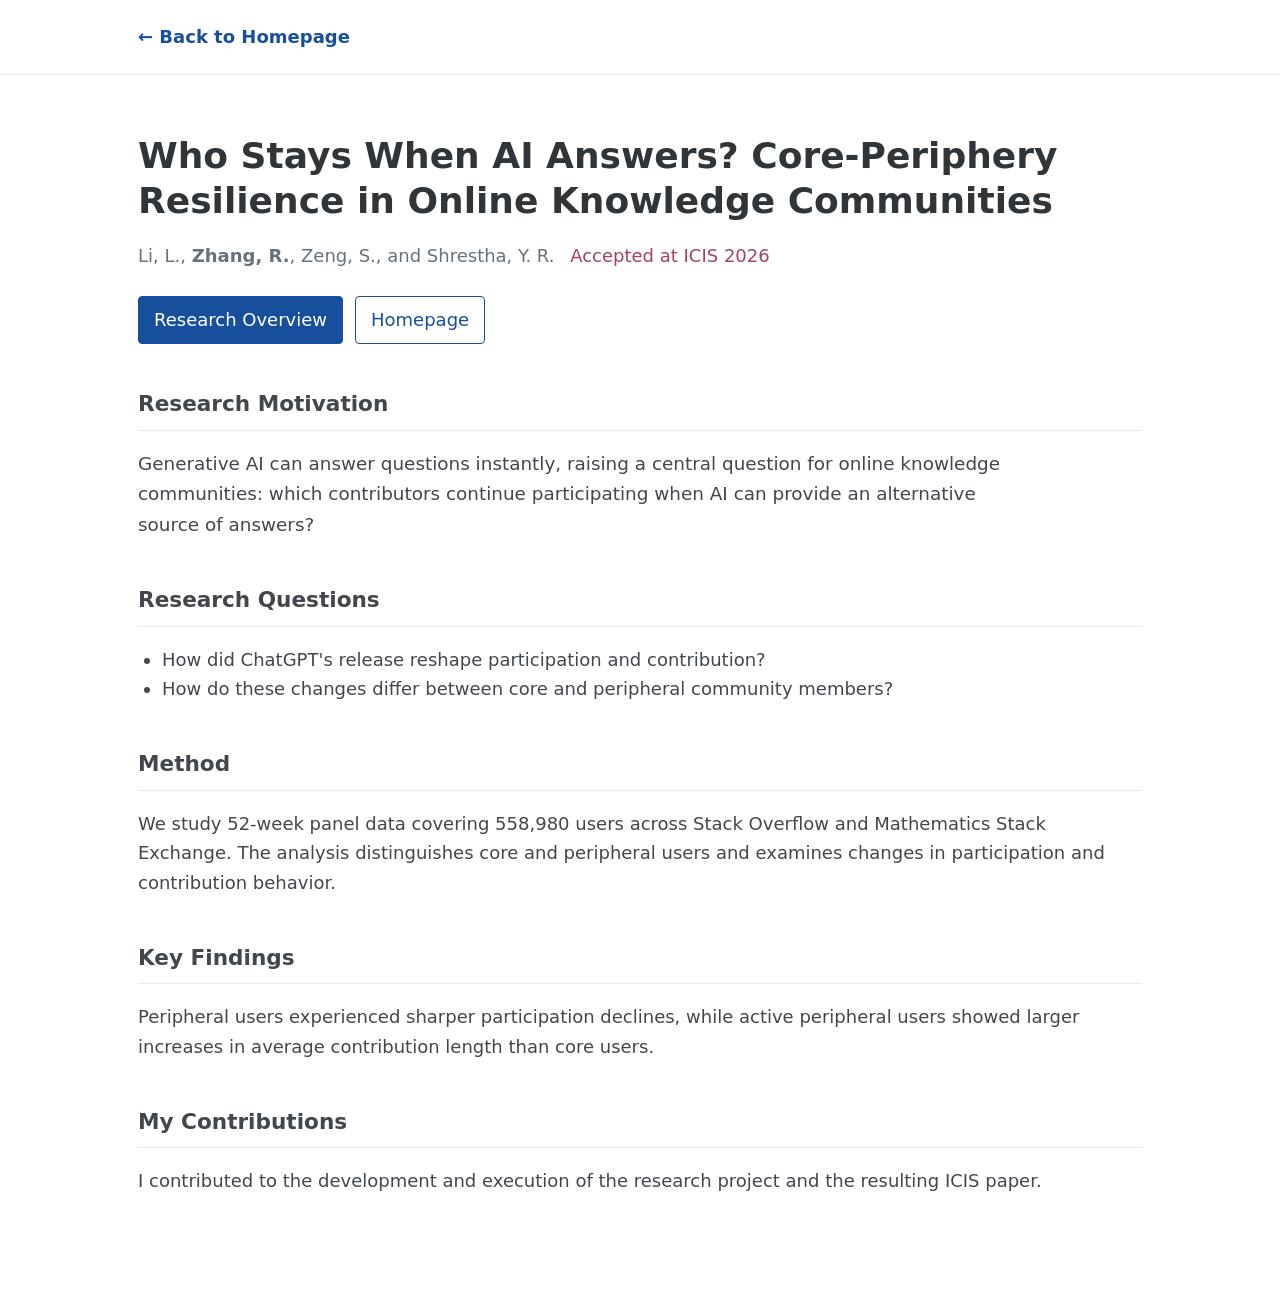
<file: projects/ai-answers.html>
<!doctype html>
<html lang="en">
<head>
  <meta charset="utf-8">
  <meta name="viewport" content="width=device-width,initial-scale=1">
  <title>Who Stays When AI Answers? | Ruoxi Zhang</title>
  <style>
    :root{--ink:#42474d;--blue:#174f9d;--muted:#68717a;--line:#e8eaed;--paper:#fff;--tag:#a64067}
    *{box-sizing:border-box} body{margin:0;background:var(--paper);color:var(--ink);font:18px/1.65 system-ui,-apple-system,"Segoe UI",sans-serif}
    a{color:var(--blue)} .top{border-bottom:1px solid var(--line)} .nav,main{max-width:1060px;margin:auto;padding:22px 28px}.nav a{text-decoration:none;font-weight:650}
    main{padding-top:58px;padding-bottom:80px} h1{font-size:2.25rem;line-height:1.25;margin:0 0 16px;color:#30353a} h2{font-size:1.35rem;margin:42px 0 10px;border-bottom:1px solid var(--line);padding-bottom:8px}
    .meta{color:var(--muted)} .status{color:var(--tag);margin-left:10px}.lead{font-size:1.15rem;max-width:900px}.actions{display:flex;gap:12px;margin:26px 0}.button{border:1px solid var(--blue);padding:8px 15px;border-radius:4px;text-decoration:none}.primary{background:var(--blue);color:white}
    ul{padding-left:24px}@media(max-width:640px){body{font-size:16px}.nav,main{padding-left:20px;padding-right:20px}main{padding-top:36px}h1{font-size:1.75rem}}
  </style>
</head>
<body>
  <header class="top"><nav class="nav"><a href="../index.html#publications">← Back to Homepage</a></nav></header>
  <main>
    <h1>Who Stays When AI Answers? Core-Periphery Resilience in Online Knowledge Communities</h1>
    <p class="meta">Li, L., <strong>Zhang, R.</strong>, Zeng, S., and Shrestha, Y. R. <span class="status">Accepted at ICIS 2026</span></p>
    <div class="actions"><a class="button primary" href="#overview">Research Overview</a><a class="button" href="../index.html#publications">Homepage</a></div>
    <section id="overview">
      <h2>Research Motivation</h2>
      <p class="lead">Generative AI can answer questions instantly, raising a central question for online knowledge communities: which contributors continue participating when AI can provide an alternative source of answers?</p>
      <h2>Research Questions</h2>
      <ul><li>How did ChatGPT's release reshape participation and contribution?</li><li>How do these changes differ between core and peripheral community members?</li></ul>
      <h2>Method</h2>
      <p>We study 52-week panel data covering 558,980 users across Stack Overflow and Mathematics Stack Exchange. The analysis distinguishes core and peripheral users and examines changes in participation and contribution behavior.</p>
      <h2>Key Findings</h2>
      <p>Peripheral users experienced sharper participation declines, while active peripheral users showed larger increases in average contribution length than core users.</p>
      <h2>My Contributions</h2>
      <p>I contributed to the development and execution of the research project and the resulting ICIS paper.</p>
    </section>
  </main>
</body>
</html>
</file>
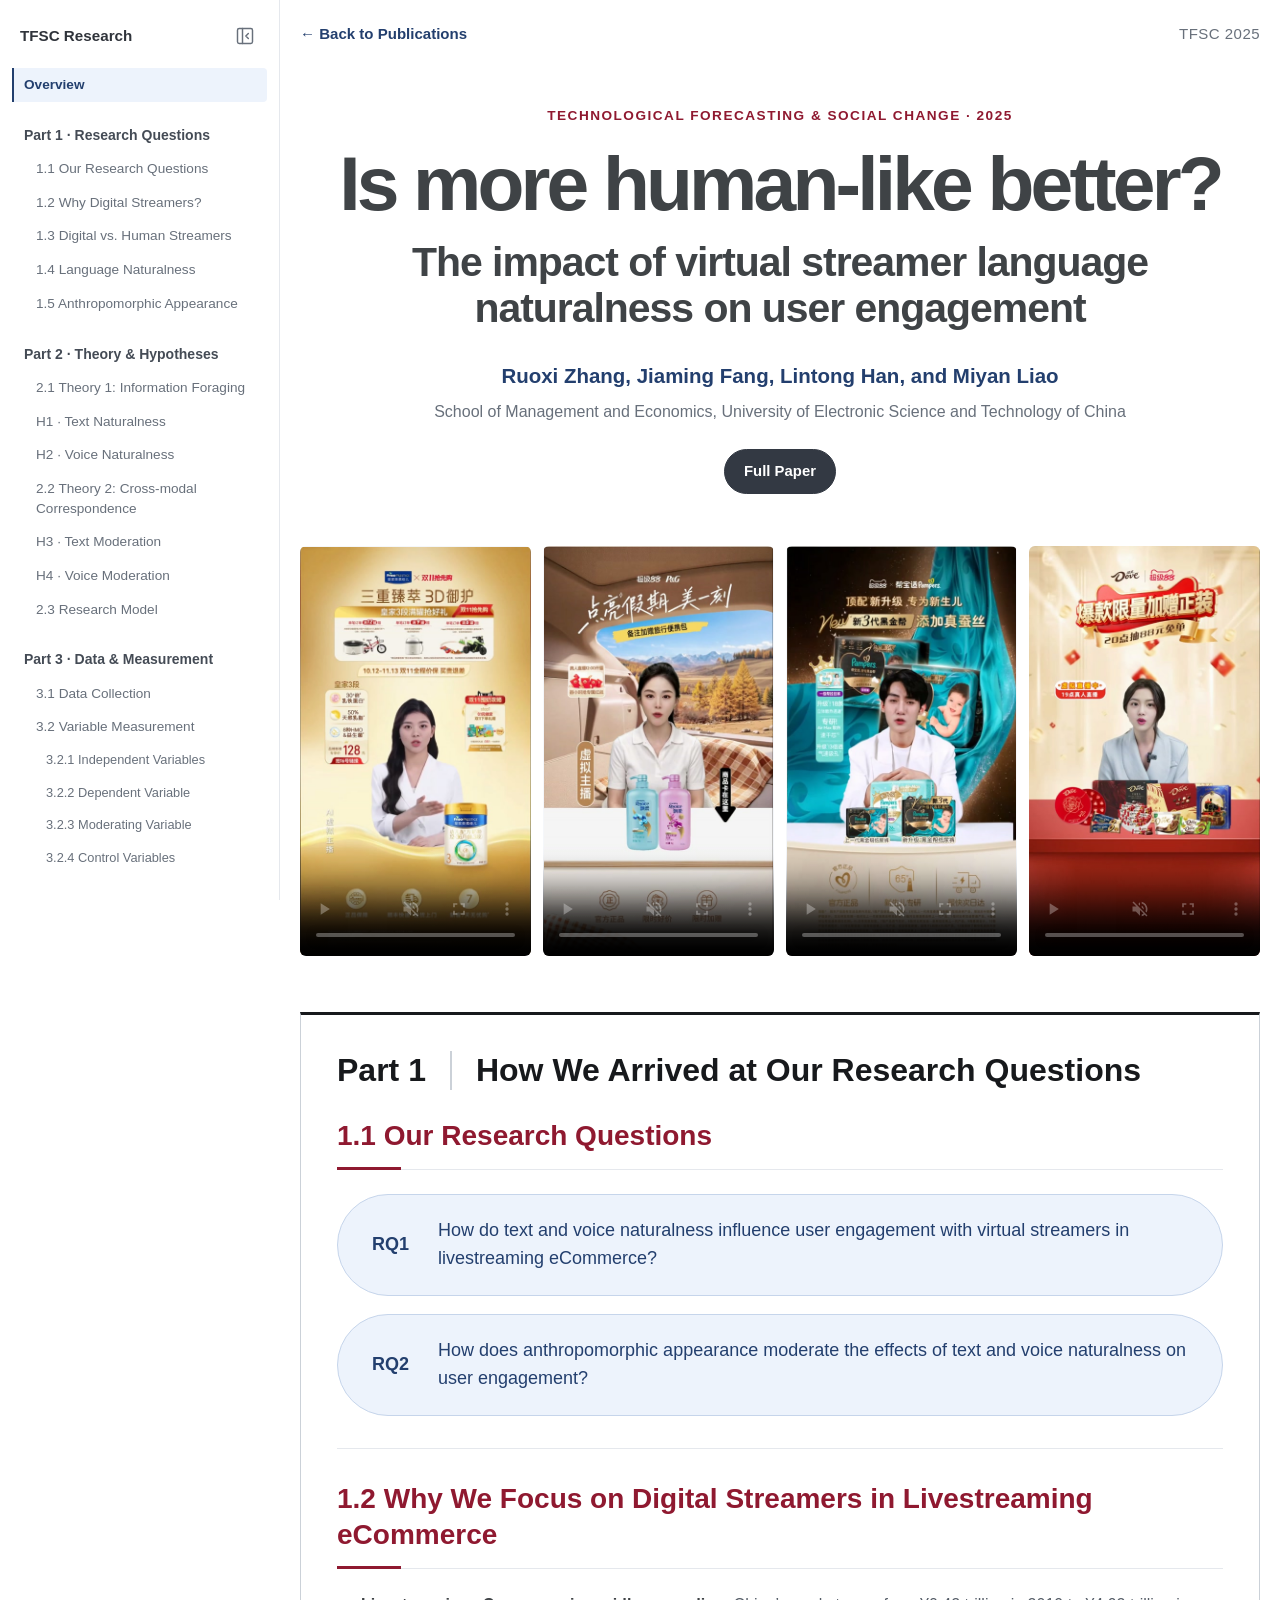
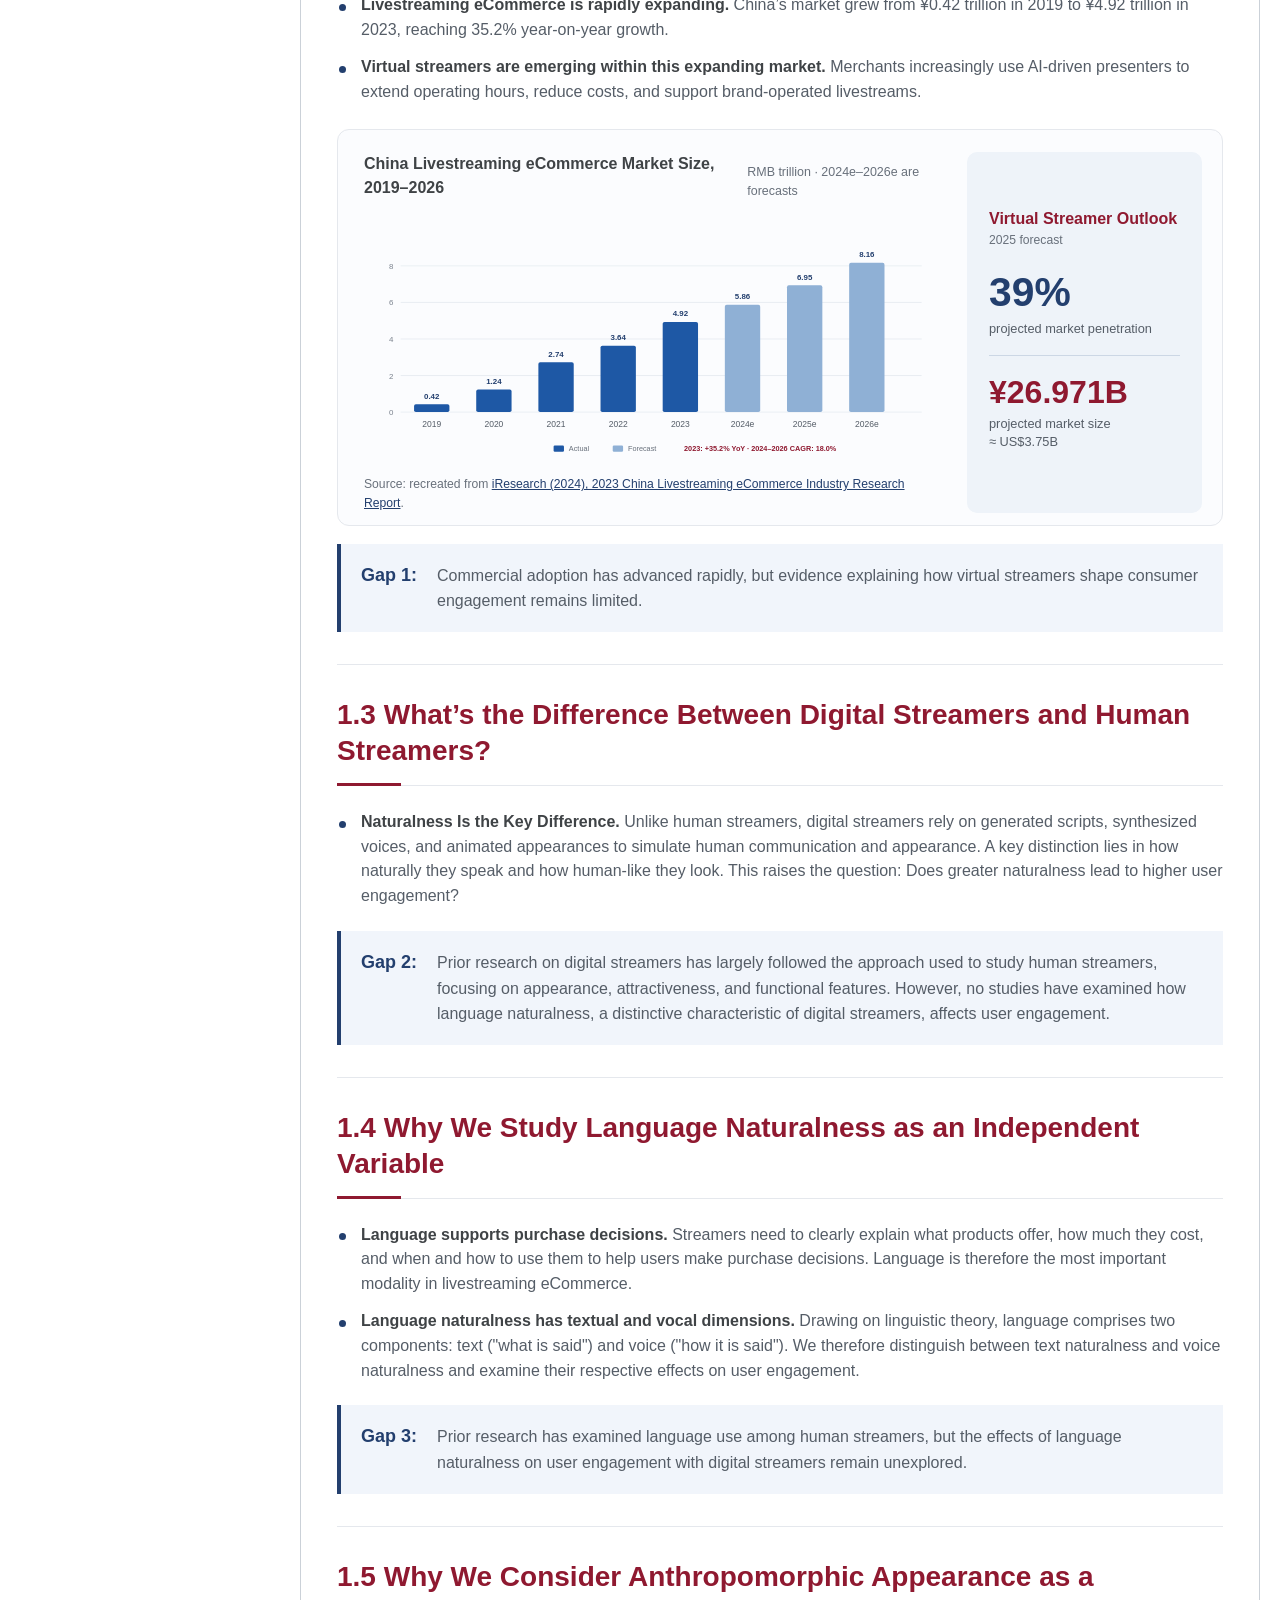
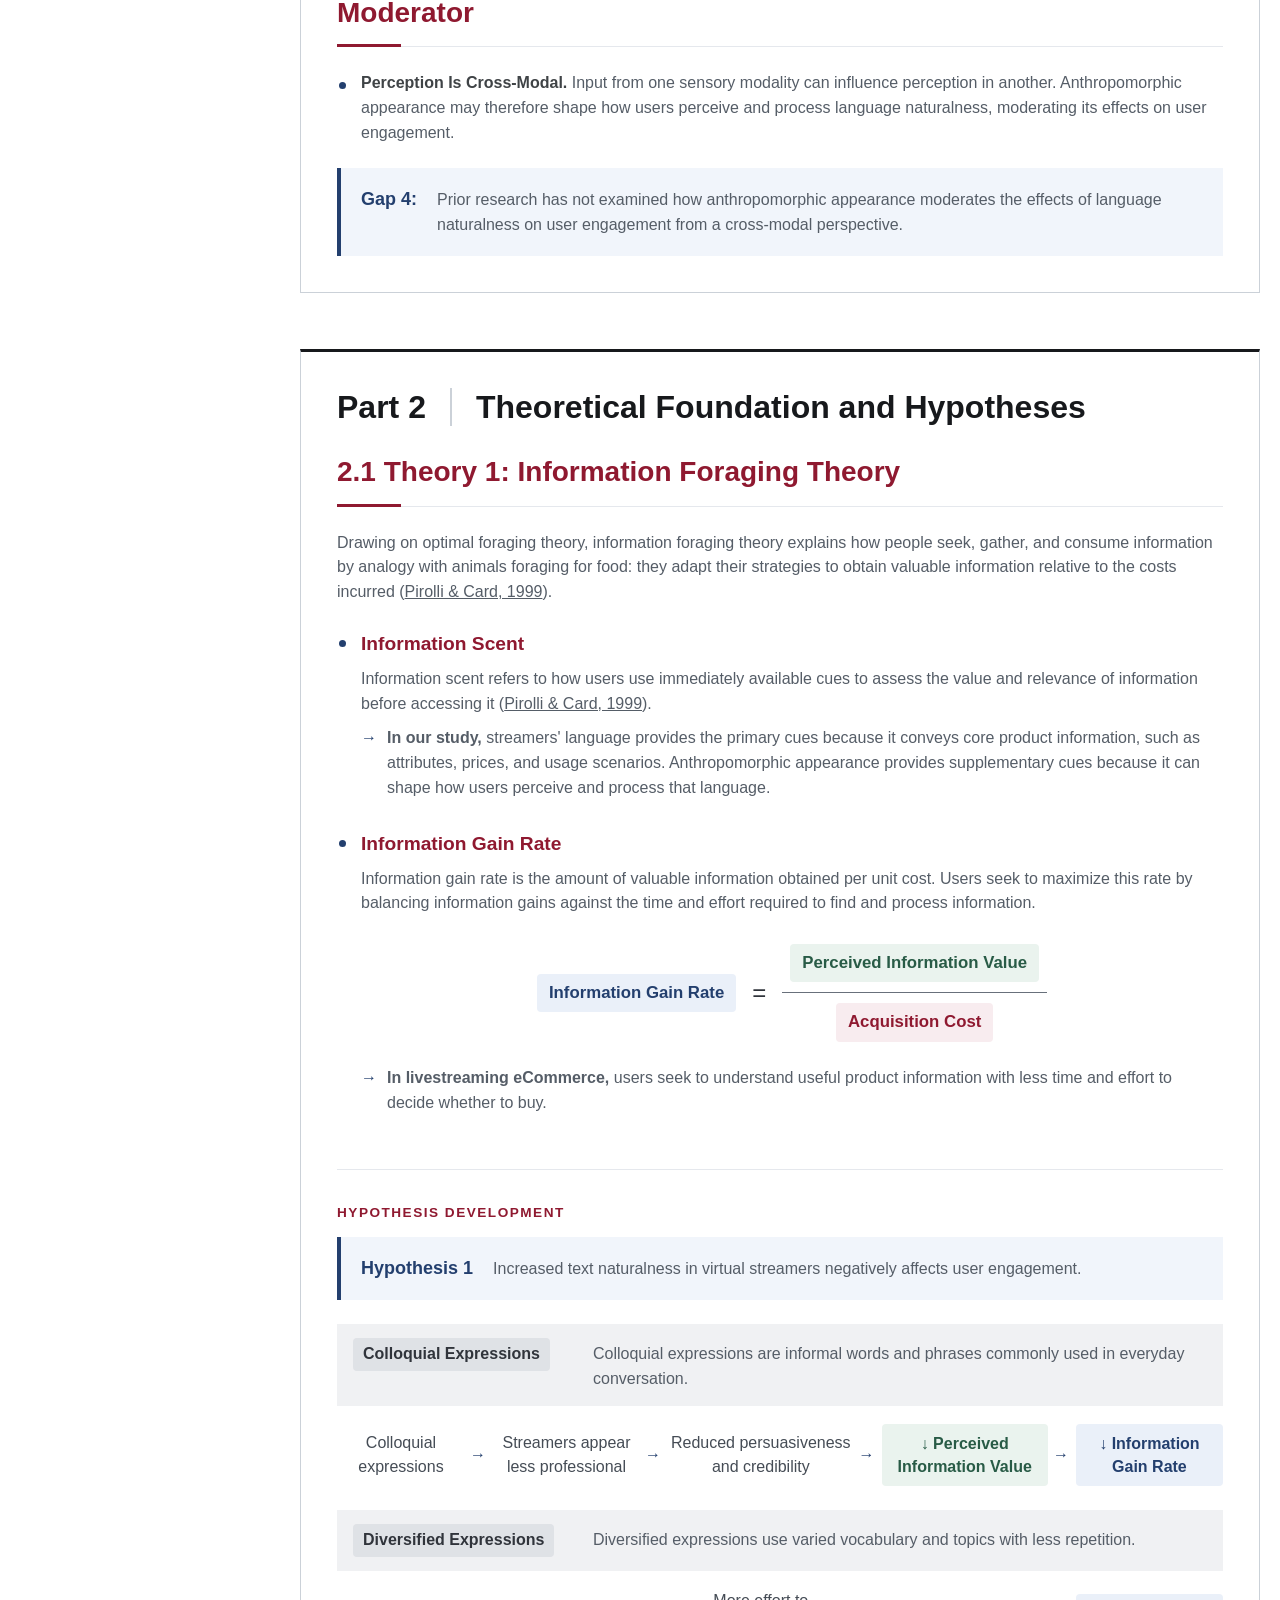
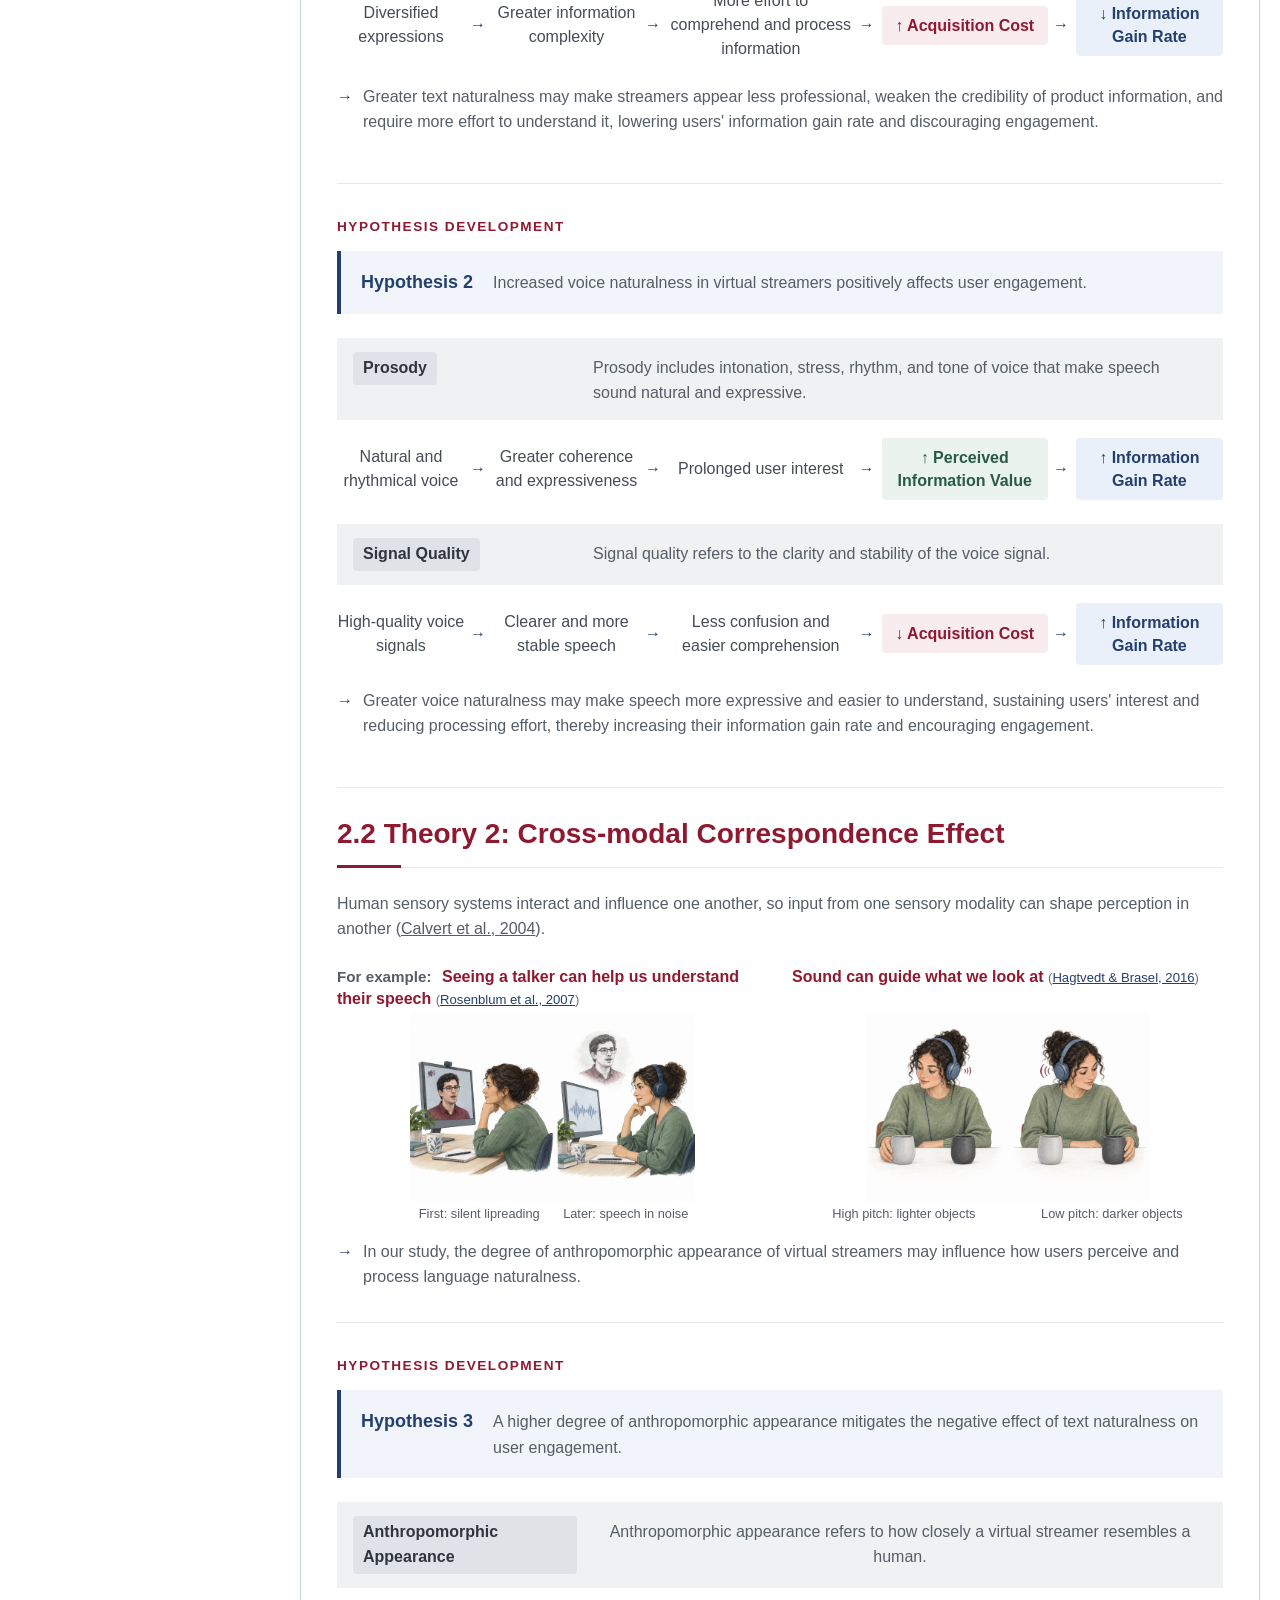
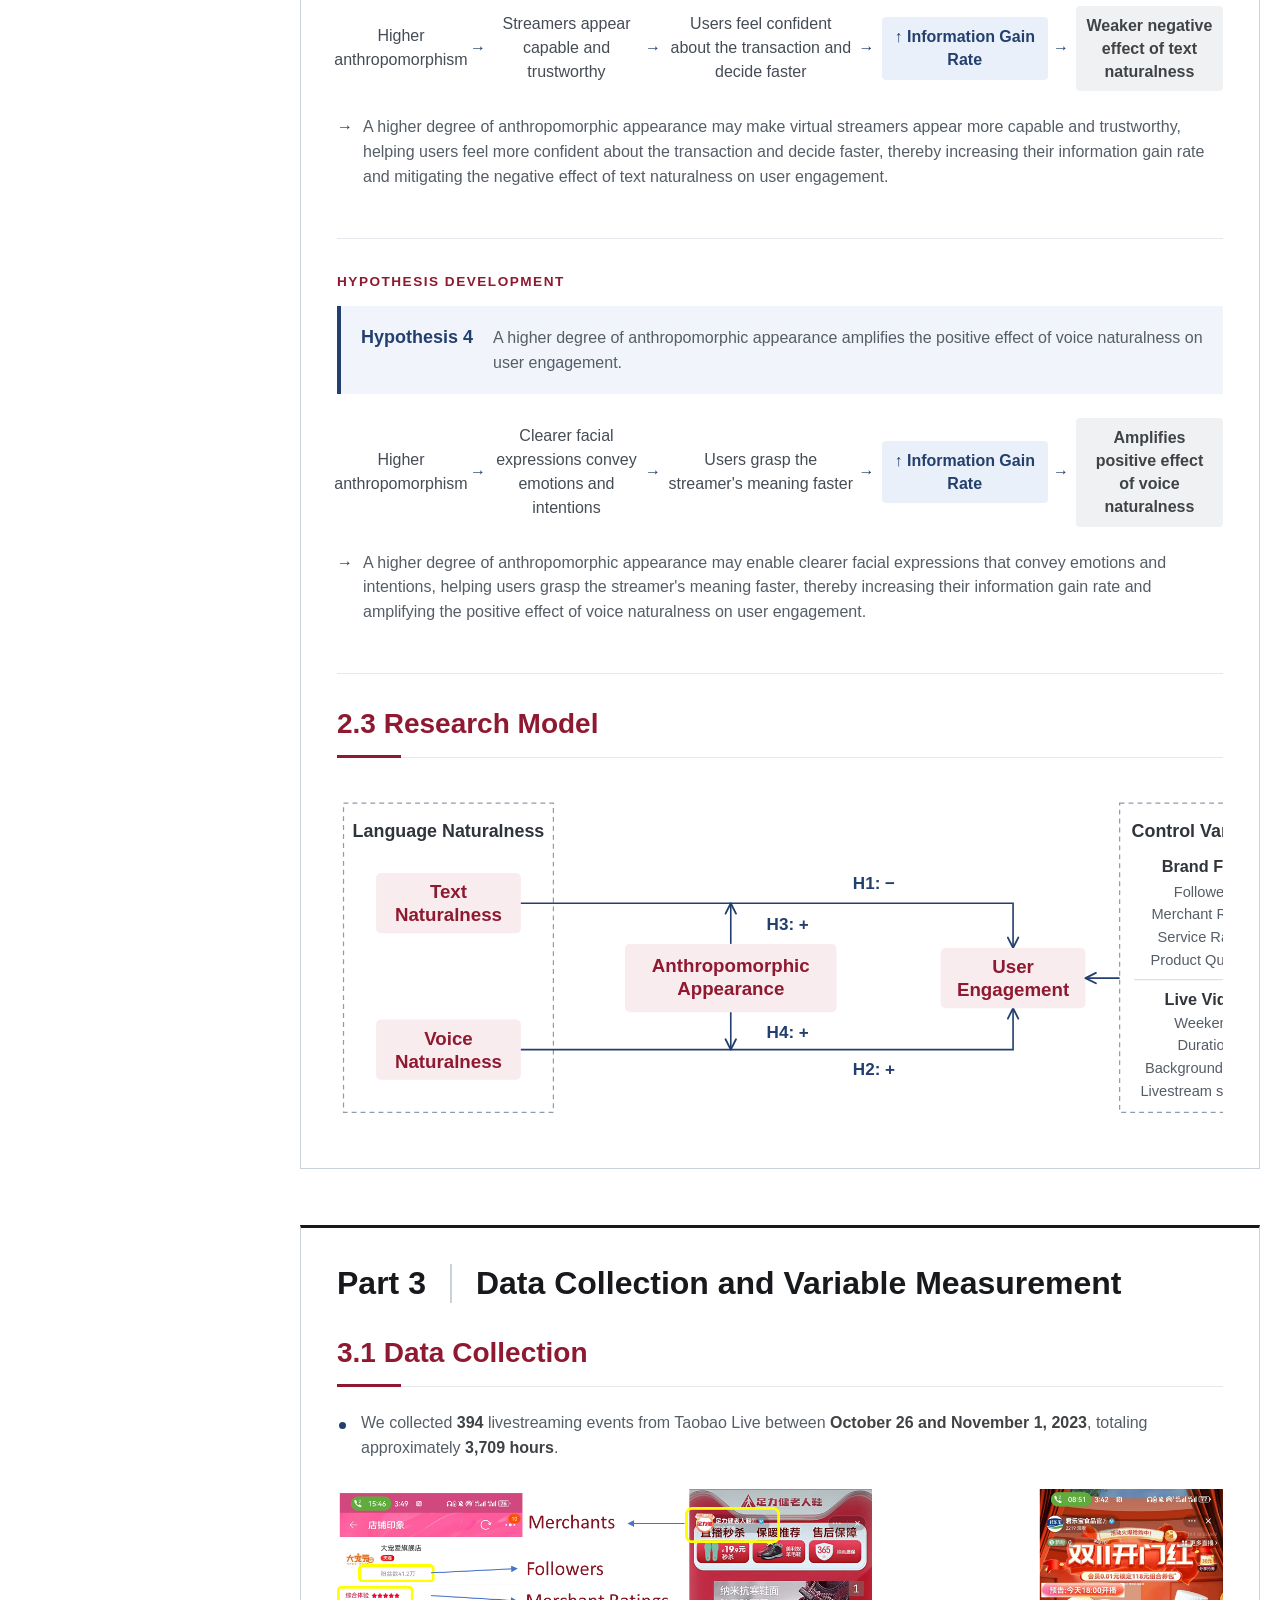
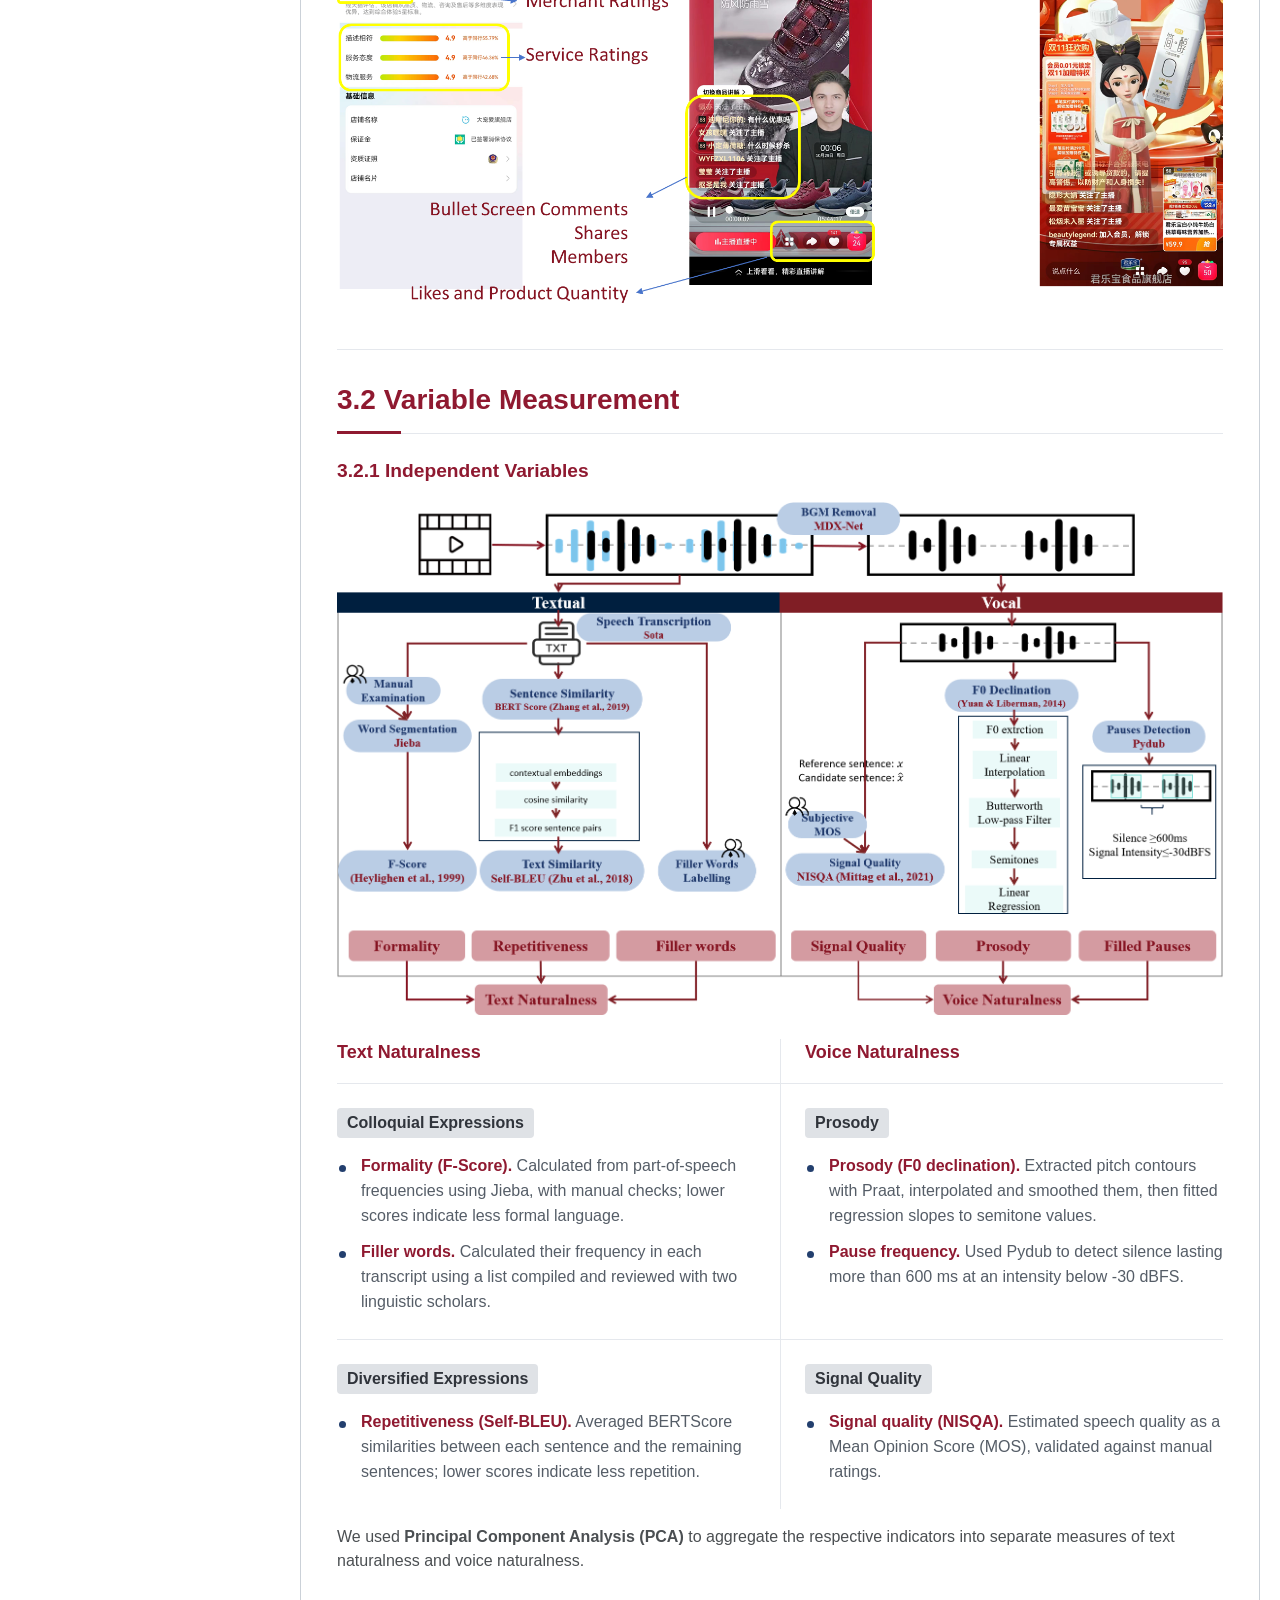
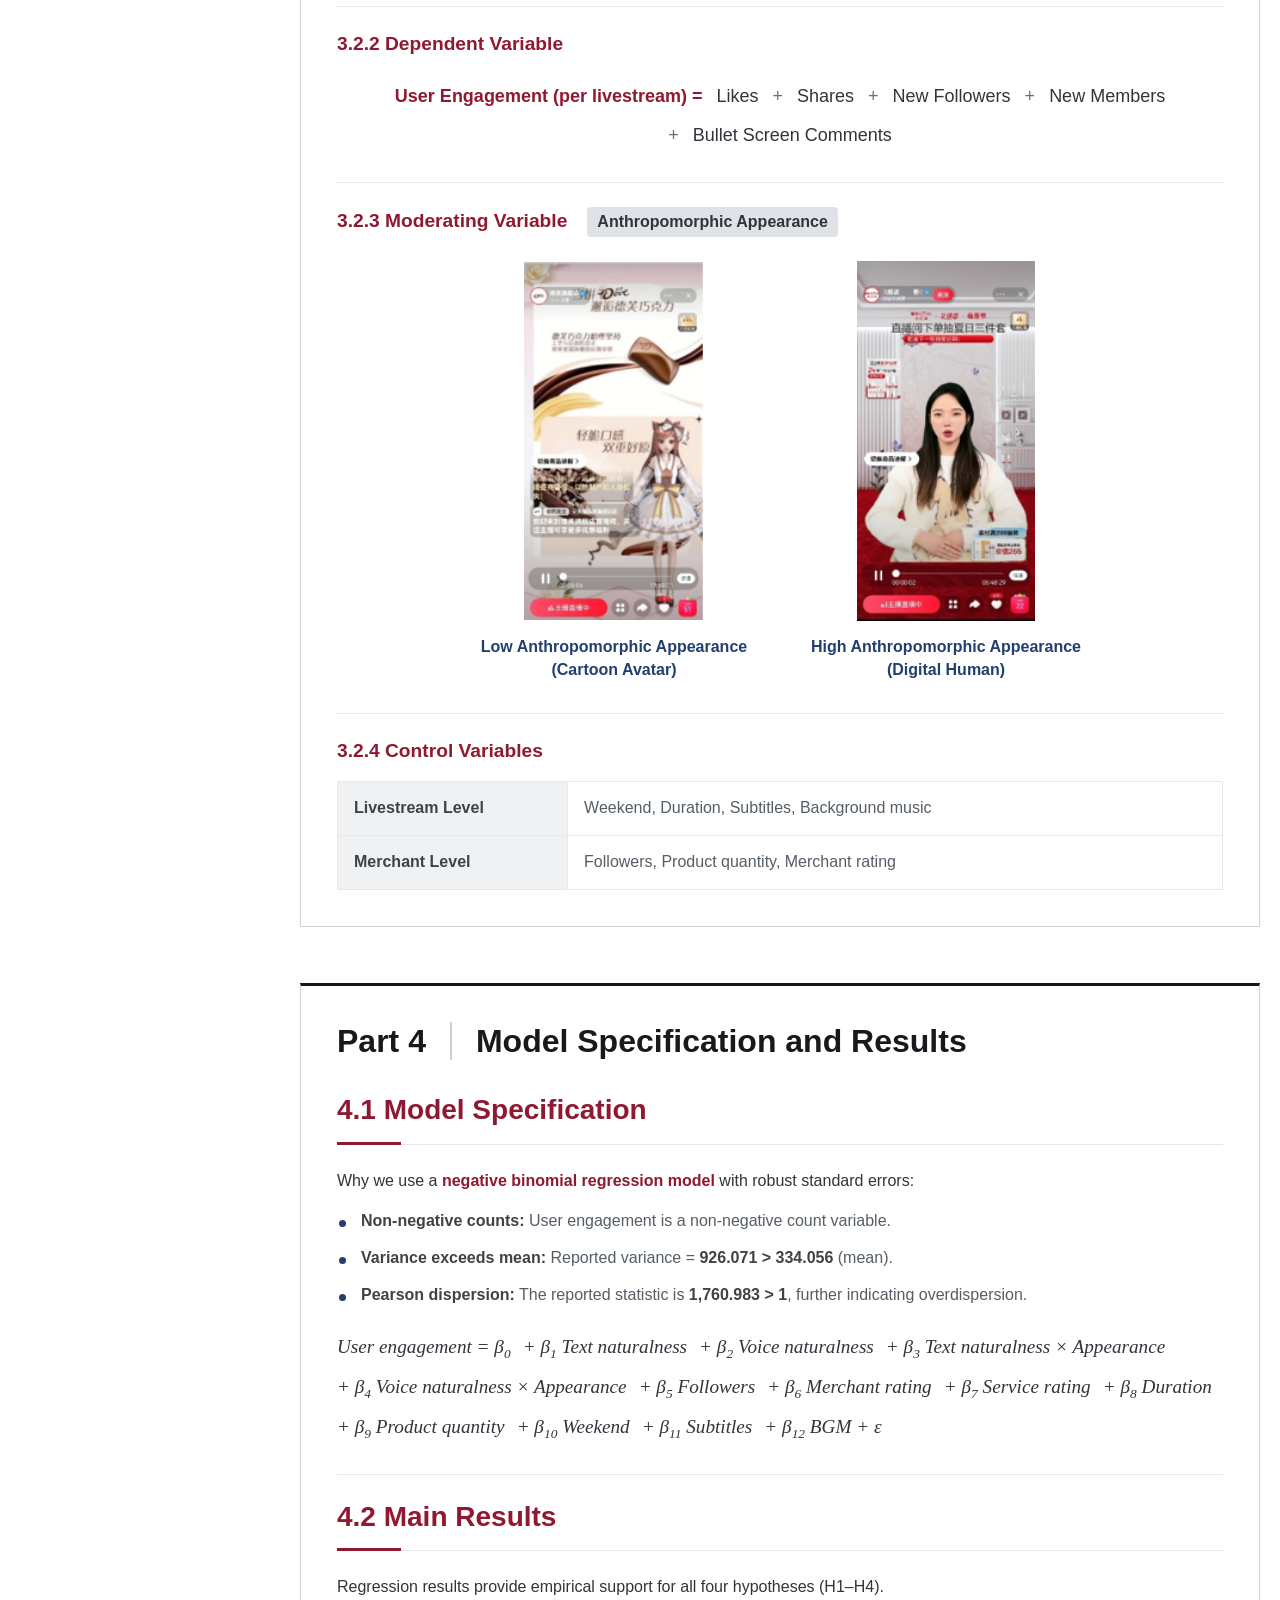
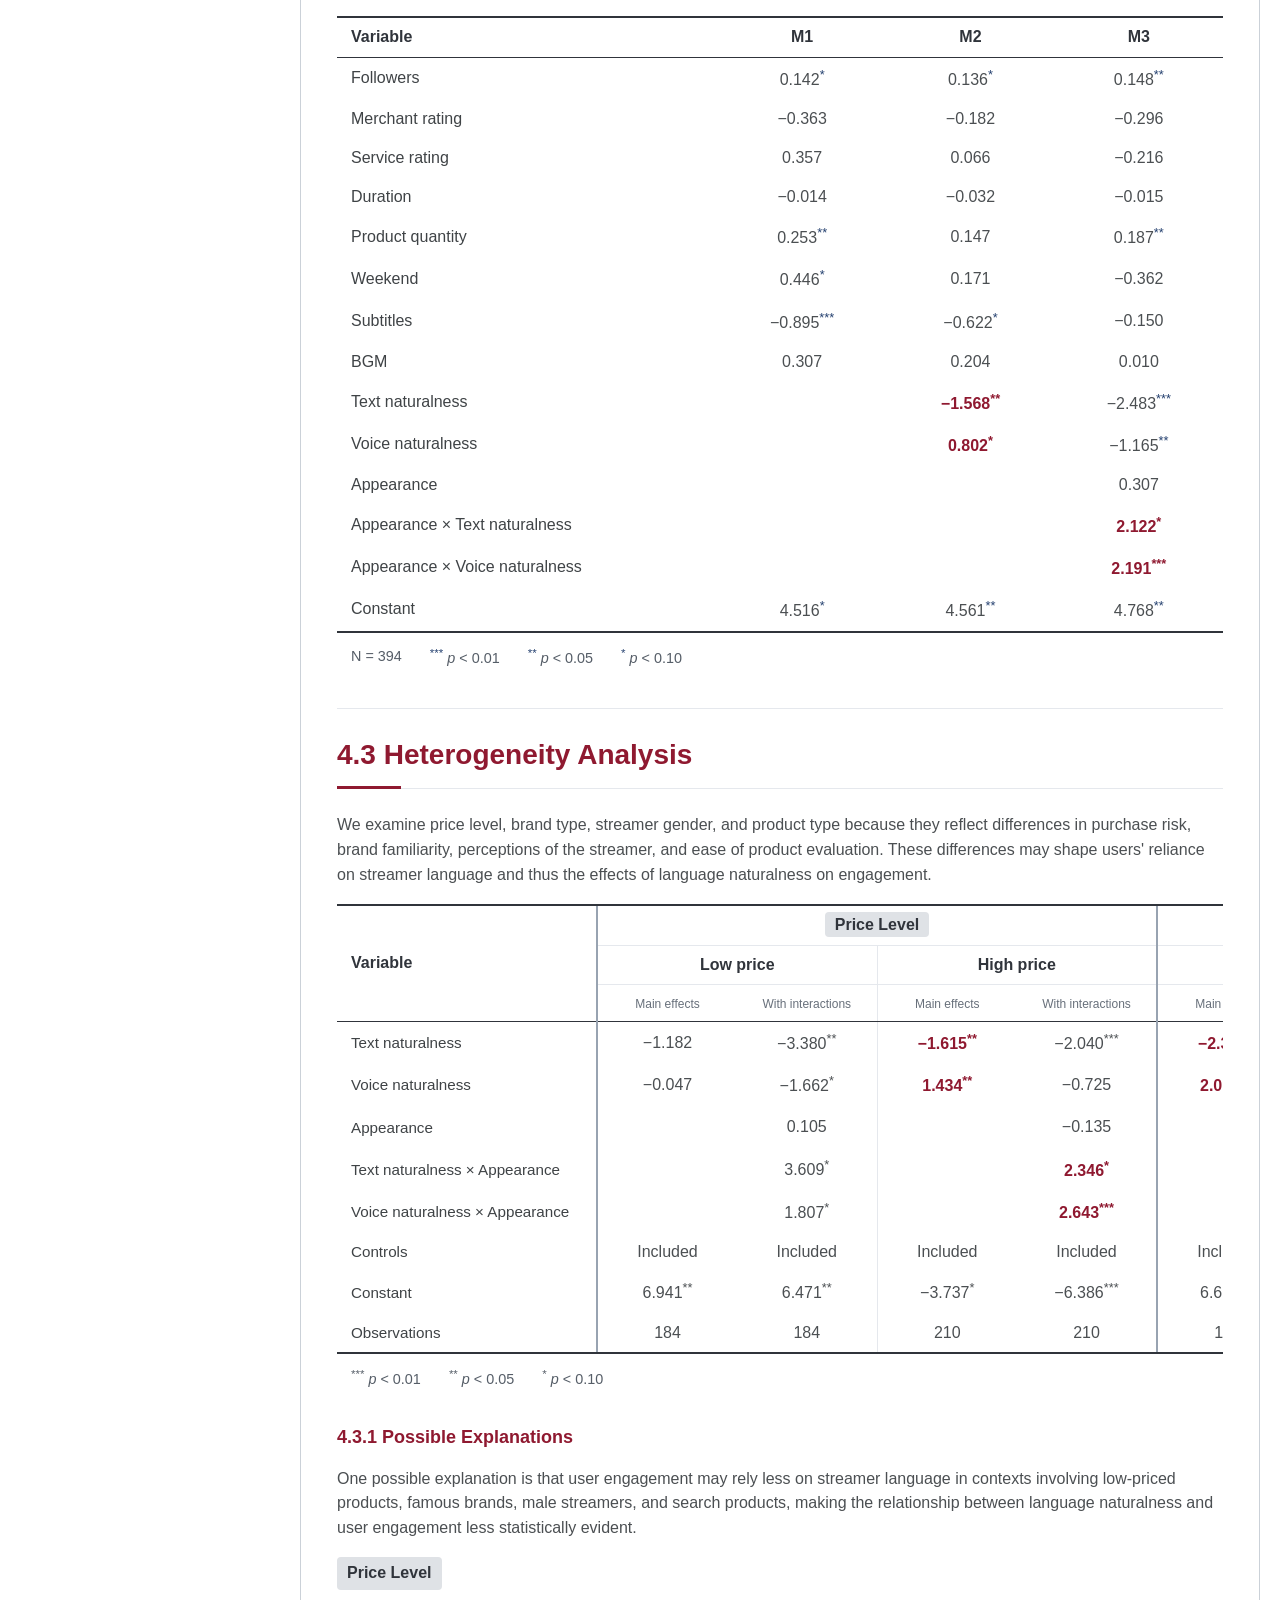
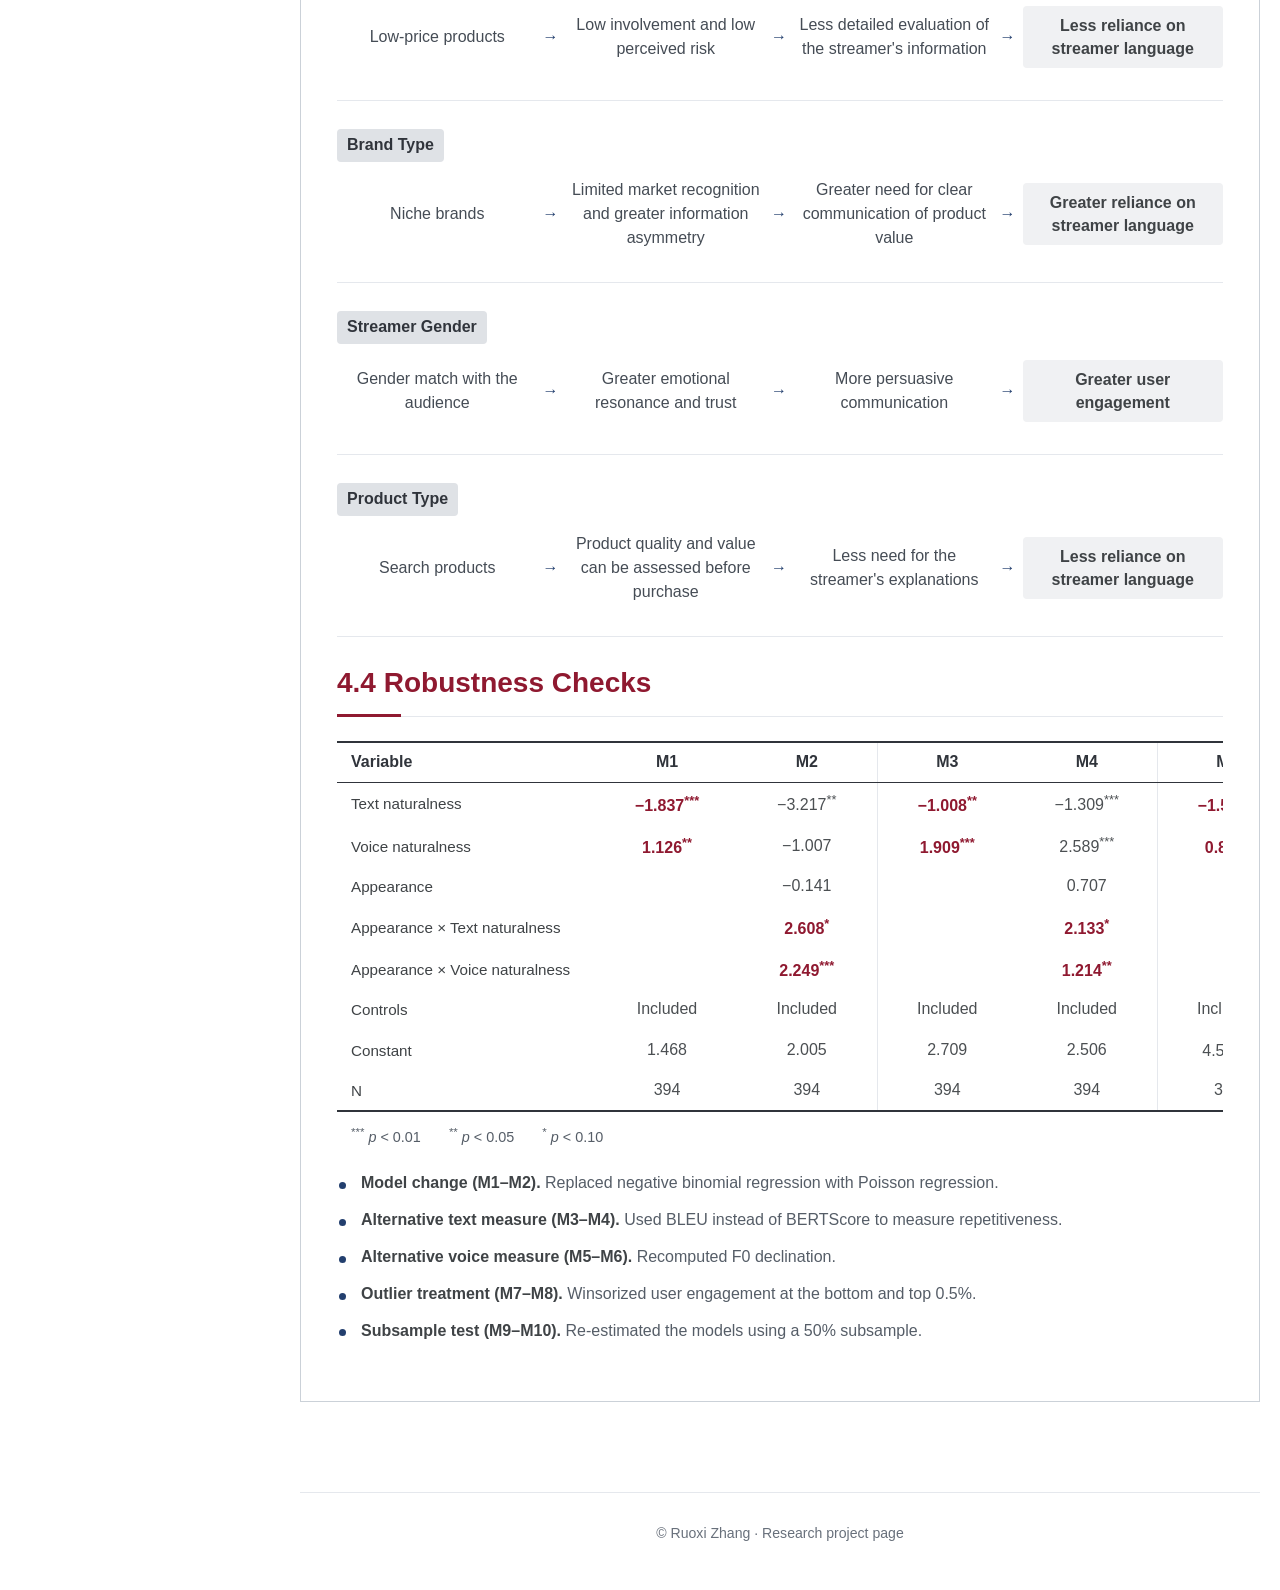
<file: projects/tfsc.html>
<!doctype html>
<html lang="en">
<head>
  <meta charset="utf-8">
  <meta name="viewport" content="width=device-width, initial-scale=1">
  <meta name="description" content="Project page for Is more human-like better? The impact of virtual streamer language naturalness on user engagement.">
  <title>Is more human-like better? | Ruoxi Zhang</title>
  <style>
    :root { --ink:#30343b; --muted:#68707b; --blue:#233f6e; --wine:#8f1930; --soft:#f5f7fa; --line:#e5e8ed; }
    * { box-sizing:border-box; }
    html { scroll-behavior:smooth; }
    body { margin:0; color:#4b4f52; background:#fff; font-family:'Helvetica Neue',Arial,sans-serif; font-size:16px; line-height:1.55; }
    a { color:inherit; }
    .page { width:min(1260px,calc(100% - 40px)); margin:0 auto; }
    .topbar { display:flex; justify-content:space-between; align-items:center; padding:22px 0; font-size:.94rem; }
    .back-link { color:var(--blue); text-decoration:none; font-weight:650; }
    .back-link:hover { text-decoration:underline; }
    .paper-tag { color:var(--muted); letter-spacing:.03em; }
    .hero { max-width:1080px; margin:38px auto 52px; text-align:center; }
    .eyebrow,.section-label { margin:0 0 14px; color:var(--wine); font-size:.85rem; font-weight:800; letter-spacing:.11em; text-transform:uppercase; }
    h1 { max-width:1120px; margin:0 auto 28px; color:#3f4346; line-height:1.12; }
    .title-main { display:block; font-size:clamp(3rem,6vw,5rem); font-weight:900; letter-spacing:-.05em; }
    .title-sub { display:block; max-width:980px; margin:14px auto 0; font-size:clamp(1.75rem,3.2vw,2.75rem); font-weight:650; letter-spacing:-.025em; }
    .authors { margin:0 0 8px; color:var(--blue); font-size:clamp(1.05rem,2vw,1.28rem); font-weight:620; }
    .authors strong { font-weight:800; }
    .affiliation { max-width:800px; margin:0 auto; color:var(--muted); }
    .journal { margin:10px auto 22px; color:#4d535c; font-style:italic; }
    .actions { display:flex; flex-wrap:wrap; justify-content:center; gap:10px; margin-top:24px; }
    .button { display:inline-flex; align-items:center; justify-content:center; min-width:112px; padding:10px 18px; border:1px solid #333943; border-radius:999px; background:#333943; color:#fff; text-decoration:none; font-size:.93rem; font-weight:700; transition:.16s ease; }
    .button:hover { transform:translateY(-2px); background:var(--blue); border-color:var(--blue); }
    .stream-row { display:grid; grid-template-columns:repeat(4,minmax(0,1fr)); gap:12px; overflow:hidden; }
    .stream-card { position:relative; min-width:0; aspect-ratio:9/16; overflow:hidden; border-radius:6px; background:#f5f7fa; }
    .stream-card video { width:100%; height:100%; display:block; object-fit:contain; }
    .live-badge { position:absolute; z-index:2; top:16px; left:16px; padding:6px 10px; border-radius:5px; color:#fff; background:#d91d38; font-size:.78rem; font-weight:850; letter-spacing:.08em; }
    .stream-meta { position:absolute; z-index:2; left:18px; right:18px; bottom:18px; color:#fff; text-align:left; text-shadow:0 2px 12px rgba(0,0,0,.7); }
    .stream-meta strong { display:block; font-size:clamp(1rem,2vw,1.32rem); line-height:1.2; }
    .stream-meta span { display:block; margin-top:4px; color:rgba(255,255,255,.82); font-size:.83rem; }
    .source-note { margin:13px 2px 0; color:var(--muted); font-size:.78rem; text-align:right; }
    .source-note a { color:var(--blue); }
    .content { width:100%; max-width:1260px; margin:56px auto 90px; }
    .research-part { padding:36px; border:1px solid #cbd1d8; border-top:3px solid #17191c; }
    .research-part + .research-part { margin-top:56px; }
    .theory-foundation { padding:28px 0 32px; }
    .theory-foundation--secondary { border-top:1px solid var(--line); }
    .theory-application { margin:0; color:#555d67; }
    .crossmodal-example-block { width:100%; margin:12px 0 16px; }
    .example-intro { margin-right:6px; color:#555d67; font-size:.95rem; font-weight:700; }
    .crossmodal-examples { display:grid; grid-template-columns:repeat(2,minmax(0,1fr)); gap:24px; }
    .crossmodal-example { min-width:0; margin:0; }
    .crossmodal-example h4 { min-height:2.8rem; margin:0 0 2px; color:var(--wine); font-size:1rem; line-height:1.4; }
    .crossmodal-example img { display:block; width:100%; height:190px; object-fit:contain; }
    .illustration-scenes { display:grid; grid-template-columns:repeat(2,minmax(0,1fr)); width:min(100%,285px); gap:8px; margin:2px auto 0; color:#555d67; font-size:.8rem; text-align:center; }
    .illustration-scenes--pitch { display:flex; flex-wrap:wrap; justify-content:space-around; width:min(100%,400px); gap:4px 16px; }
    .illustration-scenes--pitch span { white-space:nowrap; }
    .example-source { color:#68707b; font-size:.82rem; font-weight:400; }
    .example-source a { color:var(--blue); }
    .theory-foundation h3,.hypothesis-section h3 { margin:0 0 16px; color:var(--wine); font-size:1.45rem; line-height:1.3; }
    .theory-points h4 { margin:0 0 8px; color:var(--wine); font-size:1.2rem; font-weight:750; }
    .theory-points p { margin:0; }
    .theory-foundation .application-label { color:var(--blue); font-weight:700; }
    .theory-inference { position:relative; padding-left:26px; }
    .theory-foundation .theory-inference .application-label { color:inherit; }
    .inference-arrow { position:absolute; top:0; left:0; color:var(--blue); font-weight:700; }
    .theory-overview { margin:0 0 24px; color:#555d67; }
    .theory-points p + p { margin-top:10px; }
    .theory-points > li + li { margin-top:28px; }
    .theory-equation { display:flex; flex-wrap:wrap; justify-content:center; align-items:center; gap:16px; margin:20px 0 16px; padding:8px 0; color:#30343b; }
    .equation-result { display:inline-flex; align-items:center; gap:16px; max-width:100%; }
    .equation-equals { font-size:1.5rem; }
    .equation-fraction { display:inline-flex; flex-direction:column; align-items:center; max-width:100%; text-align:center; }
    .equation-numerator { width:100%; padding:0 8px 10px; margin-bottom:10px; border-bottom:1px solid #68707b; }
    .equation-tag { display:inline-block; max-width:100%; padding:7px 12px; border-radius:4px; font-size:1.05rem; font-weight:700; line-height:1.45; text-align:center; }
    .equation-tag--rate { background:#eaf0f9; color:var(--blue); }
    .equation-tag--value { background:#eaf3ee; color:#285b46; }
    .equation-tag--cost { background:#f8ecef; color:var(--wine); }
    .moderation-outcome { background:#f0f1f3; color:#3f4346; }
    .hypothesis-section { padding:32px 0; border-top:1px solid var(--line); }
    .hypothesis-section:last-child { padding-bottom:0; }
    .mechanism-path { margin:24px 0; }
    .mechanism-path h4 { margin:0 0 12px; font-size:1rem; color:var(--wine); }
    .mechanism-explanation { display:grid; grid-template-columns:14rem minmax(0,1fr); align-items:baseline; gap:16px; margin:0 0 18px; padding:14px 16px; background:#f0f1f3; color:#555d67; }
    .moderator-definition { align-items:center; }
    .moderator-definition > span { text-align:center; }
    .mechanism-tag { justify-self:start; padding:4px 10px; border-radius:4px; background:#dfe2e6; color:#30343b; font-size:1rem; font-weight:700; }
    .mechanism-chain { list-style:none; margin:0; padding:0; color:#454c55; line-height:1.9; }
    .mechanism-chain li { display:inline; }
    .mechanism-chain li:last-child { color:var(--blue); font-weight:700; }
    .mechanism-chain li + li::before { content:"\2192"; margin:0 10px; color:var(--blue); font-weight:400; }
    .mechanism-chain .equation-tag { margin:4px 0; padding:5px 10px; font-size:1rem; vertical-align:middle; }
    .mechanism-chain li:has(.equation-tag) { display:inline-flex; align-items:center; max-width:100%; vertical-align:middle; }
    .mechanism-chain--aligned { display:grid; grid-template-columns:minmax(0,1fr) minmax(0,1.15fr) minmax(0,1.45fr) minmax(0,1.3fr) minmax(0,1.15fr); gap:28px; align-items:stretch; line-height:1.5; }
    .mechanism-chain--aligned li { position:relative; display:flex; align-items:center; justify-content:center; min-width:0; text-align:center; }
    .mechanism-chain--aligned li + li::before { position:absolute; left:-23px; top:50%; transform:translateY(-50%); margin:0; }
    .mechanism-chain--aligned .equation-tag { width:100%; margin:0; padding:8px 10px; }
    .mechanism-summary { margin:24px 0 16px; color:#555d67; }
    .research-model { padding-top:32px; border-top:1px solid var(--line); }
    .research-model h3 { margin:0 0 24px; color:var(--wine); font-size:1.45rem; line-height:1.3; }
    .research-model-figure { margin:0; overflow-x:auto; }
    .research-model-figure:focus-visible { outline:2px solid var(--blue); outline-offset:4px; }
    .research-model-figure svg { display:block; width:100%; min-width:960px; height:auto; font-family:'Helvetica Neue',Arial,sans-serif; letter-spacing:0; }
    .model-group { fill:none; stroke:#8e9bab; stroke-width:1.5; stroke-dasharray:6 5; }
    .model-node { fill:#f8ecef; }
    .model-moderator { fill:#f8ecef; }
    .model-path { fill:none; stroke:var(--blue); stroke-width:2; }
    .model-heading { fill:#30343b; font-size:22px; font-weight:700; }
    .model-label { fill:var(--wine); font-size:23px; font-weight:700; }
    .model-moderator-label { fill:var(--wine); }
    .model-hypothesis { fill:var(--blue); font-size:21px; font-weight:700; }
    .model-control-heading { fill:#30343b; font-size:20px; font-weight:700; }
    .model-control { fill:#555d67; font-size:18px; }
    .data-collection h3 { margin:0 0 16px; color:var(--wine); font-size:1.45rem; line-height:1.3; }
    .data-source-figure { margin:28px 0 0; }
    .data-source-figure a { display:block; }
    .data-source-figure img { display:block; width:100%; height:auto; }
    .data-source-figure figcaption { margin-top:14px; color:var(--muted); font-size:.88rem; text-align:center; }
    .variable-measurement { margin-top:32px; padding-top:32px; border-top:1px solid var(--line); }
    .variable-measurement h3 { margin:0 0 20px; color:var(--wine); font-size:1.45rem; line-height:1.3; }
    .variable-measurement h4 { margin:0 0 16px; color:var(--wine); font-size:1.2rem; line-height:1.4; }
    .measurement-figure { margin:0 0 24px; background:#fff; }
    .measurement-columns { display:grid; grid-template-columns:repeat(2,minmax(0,1fr)); grid-template-areas:"text-title voice-title" "colloquial prosody" "diversified signal"; margin-top:24px; }
    .measurement-columns h5 { margin:0; padding:0 24px 16px 0; color:var(--wine); font-size:1.125rem; }
    .measurement-columns #text-measurement-title { grid-area:text-title; }
    .measurement-columns #voice-measurement-title { grid-area:voice-title; padding-left:24px; border-left:1px solid var(--line); }
    .measurement-dimension { min-width:0; padding:24px 24px 24px 0; border-top:1px solid var(--line); }
    .measurement-dimension--voice { padding-left:24px; padding-right:0; border-left:1px solid var(--line); }
    .measurement-colloquial { grid-area:colloquial; }
    .measurement-diversified { grid-area:diversified; }
    .measurement-prosody { grid-area:prosody; }
    .measurement-signal { grid-area:signal; }
    .measurement-dimension h6 { margin:0; font-size:1rem; line-height:1.4; }
    .measurement-dimension .mechanism-tag { display:inline-block; max-width:100%; }
    .measurement-dimension .motivation-points { margin:16px 0 0; }
    .measurement-dimension .motivation-points li:last-child { margin-bottom:0; }
    .measurement-dimension .motivation-points strong { color:var(--wine); }
    .dependent-measurement,.moderator-measurement,.control-measurement { margin-top:32px; padding-top:24px; border-top:1px solid var(--line); }
    .moderator-measurement h4 { display:flex; align-items:center; flex-wrap:wrap; gap:12px 20px; }
    .moderator-measurement h4 .mechanism-tag { white-space:nowrap; }
    .control-table { width:100%; border-collapse:collapse; table-layout:fixed; text-align:left; font-size:1rem; }
    .control-table th,.control-table td { padding:14px 16px; border:1px solid var(--line); vertical-align:middle; overflow-wrap:break-word; }
    .control-table th:first-child { width:26%; }
    .control-table tbody th { background:#f0f1f3; color:#3f4346; font-weight:600; }
    .control-table td { color:#555d67; }
    .appearance-examples { display:grid; grid-template-columns:repeat(2,minmax(0,1fr)); gap:24px; max-width:640px; margin:24px auto 0; }
    .appearance-example { min-width:0; margin:0; text-align:center; }
    .appearance-example img { display:block; width:180px; max-width:100%; height:auto; aspect-ratio:1/2; object-fit:contain; margin:0 auto; }
    .appearance-example figcaption { margin-top:14px; color:var(--blue); font-size:1rem; font-weight:700; line-height:1.45; }
    .engagement-equation { display:flex; flex-wrap:wrap; align-items:baseline; justify-content:center; gap:10px 14px; margin:24px 0 12px; color:#30343b; font-size:1.125rem; line-height:1.6; }
    .engagement-equation strong { color:var(--wine); }
    .engagement-equation span { display:inline-flex; align-items:baseline; gap:14px; }
    .engagement-equation .equation-add::before { content:"+"; color:#68707b; }
    .model-specification h3,.main-results h3 { margin:0 0 18px; color:var(--wine); font-size:1.45rem; line-height:1.3; }
    .regression-equation { display:grid; gap:4px; margin:20px 0 8px; color:#30343b; font-family:Georgia,'Times New Roman',serif; font-size:1.2rem; font-style:italic; line-height:1.8; }
    .regression-row { display:flex; flex-wrap:wrap; gap:0 12px; }
    .regression-row > span { max-width:100%; }
    .regression-equation sub { font-size:.7em; }
    .estimation-method { margin:20px 0 8px; color:#30343b; font-size:1rem; font-weight:400; }
    .estimation-method strong { color:var(--wine); font-weight:700; }
    .results-summary { margin:0 0 16px; color:#30343b; font-size:1rem; }
    .model-reasons { margin:8px 0 0; }
    .model-reasons li { margin:6px 0; }
    .main-results { margin-top:28px; padding-top:24px; border-top:1px solid var(--line); }
    .results-table-wrap { overflow-x:auto; }
    .results-table { width:100%; min-width:620px; border-collapse:collapse; table-layout:fixed; text-align:left; font-size:1rem; }
    .results-table caption { padding:0 0 12px; color:#30343b; text-align:left; }
    .results-table th,.results-table td { padding:7px 14px; vertical-align:middle; }
    .results-table thead th { border-top:2px solid #30343b; border-bottom:1px solid #30343b; color:#30343b; font-weight:700; text-align:center; }
    .results-table thead th:first-child { width:43%; text-align:left; }
    .results-table tbody th { color:#3f4346; font-weight:400; }
    .results-table tbody td { text-align:center; white-space:nowrap; font-variant-numeric:tabular-nums; }
    .results-table tbody tr:last-child > * { border-bottom:2px solid #30343b; }
    .results-table sup { color:var(--blue); font-size:.8em; }
    .results-table .result-negative { color:var(--wine); font-weight:700; }
    .results-table .result-positive { color:var(--wine); font-weight:700; }
    .results-table strong[class^="result-"] sup { color:inherit; }
    .results-table tfoot td { padding-top:12px; color:#555d67; font-size:.9rem; }
    .significance-key { display:flex; gap:28px; white-space:nowrap; }
    .heterogeneity-analysis,.robustness-analysis { margin-top:32px; padding-top:28px; border-top:1px solid var(--line); }
    .heterogeneity-analysis h3,.robustness-analysis h3 { margin:0 0 16px; color:var(--wine); font-size:1.45rem; line-height:1.3; }
    .heterogeneity-block + .heterogeneity-block { margin-top:32px; padding-top:28px; border-top:1px solid var(--line); }
    .heterogeneity-block h4 { margin:0 0 16px; font-size:1rem; }
    .heterogeneity-block h4 .mechanism-tag { display:inline-block; }
    .heterogeneity-scroll,.robustness-scroll { overflow-x:auto; scrollbar-width:auto; scrollbar-color:#8796a9 #edf0f4; cursor:grab; user-select:none; }
    :is(.heterogeneity-scroll,.robustness-scroll)::-webkit-scrollbar { height:14px; }
    :is(.heterogeneity-scroll,.robustness-scroll)::-webkit-scrollbar-track { background:#edf0f4; border-radius:4px; }
    :is(.heterogeneity-scroll,.robustness-scroll)::-webkit-scrollbar-thumb { background:#8796a9; border:3px solid #edf0f4; border-radius:7px; }
    :is(.heterogeneity-scroll,.robustness-scroll).is-dragging { cursor:grabbing; }
    :is(.heterogeneity-scroll,.robustness-scroll):focus-visible { outline:2px solid var(--blue); outline-offset:4px; }
    .heterogeneity-table { width:2500px; min-width:2500px; }
    .heterogeneity-table .variable-column { width:260px; }
    .heterogeneity-table .model-column { width:140px; }
    .heterogeneity-table thead th { border-top:0; border-bottom:1px solid var(--line); }
    .heterogeneity-table thead th:first-child { width:auto; }
    .heterogeneity-table thead th:not(.variable-heading) { text-align:center; }
    .heterogeneity-table thead tr:first-child th { border-top:2px solid #30343b; }
    .heterogeneity-table thead tr:last-child th { border-bottom:1px solid #30343b; }
    .heterogeneity-table .group-start { border-left:2px solid #98a3b1; }
    .heterogeneity-table .subgroup-start { border-left:1px solid var(--line); }
    .heterogeneity-table .variable-heading,.heterogeneity-table tbody th { position:sticky; left:0; z-index:2; background:#fff; box-shadow:2px 0 0 #98a3b1; }
    .heterogeneity-table .variable-heading { z-index:3; border-bottom:1px solid #30343b; }
    .heterogeneity-table tbody th { font-size:.95rem; }
    .heterogeneity-table .result-key { color:var(--wine); font-weight:700; }
    .heterogeneity-table sup { color:inherit; }
    .heterogeneity-explanations { margin-top:28px; }
    .heterogeneity-explanations > .explanations-heading { margin:0 0 16px; color:var(--wine); font-size:1.125rem; font-weight:700; line-height:1.4; }
    .heterogeneity-table thead small { display:block; margin-top:3px; color:var(--muted); font-size:.75rem; font-weight:400; }
    .heterogeneity-explanation { margin-top:20px; }
    .heterogeneity-explanation > p { margin:0 0 12px; color:#555d67; font-size:.9rem; font-weight:600; }
    .heterogeneity-chain { grid-template-columns:repeat(4,minmax(0,1fr)); }
    .robustness-table { width:1660px; min-width:1660px; }
    .robustness-table .variable-column { width:260px; }
    .robustness-table .model-column { width:140px; }
    .robustness-table thead th:first-child { width:auto; }
    .robustness-table thead th:first-child,.robustness-table tbody th { position:sticky; left:0; z-index:2; background:#fff; box-shadow:2px 0 0 #98a3b1; }
    .robustness-table tbody th { font-size:.95rem; }
    .robustness-table .group-start { border-left:1px solid var(--line); }
    .robustness-table sup { color:inherit; }
    .robustness-table .result-key { color:var(--wine); font-weight:700; }
    .hypothesis-statement,.gap-note { display:grid; grid-template-columns:max-content minmax(0,1fr); align-items:baseline; gap:20px; padding:18px 20px; border-left:4px solid var(--blue); background:#f1f5fb; color:#555d67; font-size:1rem; font-weight:400; line-height:1.6; }
    .hypothesis-statement { margin:0; }
    .hypothesis-statement > strong,.gap-note > strong { color:var(--blue); font-size:1.125rem; font-weight:800; line-height:1.5; white-space:nowrap; }
    .hypothesis-section > .section-label { color:var(--wine); }
    .intro { margin:0; padding:0 0 32px; text-align:left; }
    .part-heading { display:grid; grid-template-columns:auto minmax(0,1fr); align-items:baseline; gap:24px; }
    .part-number,.part-heading h2 { color:#17191c; font-size:2rem; font-weight:800; line-height:1.2; letter-spacing:0; }
    .part-number { padding-right:24px; border-right:2px solid #cbd1d8; white-space:nowrap; }
    .part-heading h2 { margin:0; }
    h2 { margin:0 0 18px; font-size:clamp(1.75rem,3.5vw,2.55rem); line-height:1.2; letter-spacing:-.025em; }
    .lead { max-width:900px; margin:0; color:#535a64; font-size:1.12rem; }
    .stats { display:grid; grid-template-columns:repeat(4,minmax(0,1fr)); gap:14px; margin:38px 0 76px; }
    .stat { padding:24px 18px; border:1px solid var(--line); border-radius:12px; background:var(--soft); text-align:center; }
    .stat strong { display:block; color:var(--blue); font-size:1.55rem; line-height:1.2; }
    .stat span { display:block; margin-top:7px; color:var(--muted); font-size:.84rem; }
    .two-col { display:grid; grid-template-columns:1fr 1fr; gap:54px; align-items:start; }
    .panel { padding-top:26px; border-top:3px solid var(--ink); }
    .panel p,.panel li { color:#555d67; }
    .finding { margin:12px 0; padding:15px 17px; border-left:4px solid var(--wine); background:#fbf5f6; }
    .context-block { margin:0; padding:32px 0; border-top:1px solid var(--line); }
    .context-block h3 { display:flex; align-items:flex-start; gap:12px; margin:0 0 12px; color:#3f4346; font-size:1.45rem; line-height:1.25; }
    .step-number { flex:0 0 40px; padding-top:5px; color:var(--blue); font-size:.88rem; font-weight:850; letter-spacing:.1em; }
    .context-block > p { color:#555d67; }
    .market-table-wrap { margin:24px 0 18px; overflow-x:auto; border:1px solid var(--line); border-radius:11px; }
    .market-table { width:100%; border-collapse:collapse; text-align:left; }
    .market-table th { padding:13px 15px; background:#f1f4f8; color:#38404a; font-size:.79rem; letter-spacing:.05em; text-transform:uppercase; }
    .market-table td { padding:14px 15px; border-top:1px solid var(--line); color:#535a64; font-size:.92rem; vertical-align:top; }
    .market-table td:nth-child(2) { color:var(--blue); font-weight:750; }
    .market-table .forecast { display:inline-block; padding:2px 7px; border-radius:999px; background:#f7e9ed; color:var(--wine); font-size:.72rem; font-weight:750; white-space:nowrap; }
    .gap-note { margin:18px 0 0; }
    .context-grid { display:grid; grid-template-columns:minmax(0,1fr); }
    .context-grid .context-block:last-child { padding-bottom:0; }
    .rq-box { margin-top:28px; text-align:left; }
    .rq-list { display:grid; gap:18px; margin:0; padding:0; list-style:none; }
    .rq-list li { display:grid; grid-template-columns:3rem minmax(0,1fr); align-items:center; gap:18px; padding:22px 34px; border:1px solid #c6d5eb; border-radius:999px; background:#edf3fc; color:var(--blue); font-size:1.125rem; line-height:1.55; }
    .rq-list strong { color:var(--blue); font-weight:800; }
    .market-chart { margin:24px 0 14px; padding:22px 20px 12px; border:1px solid var(--line); border-radius:12px; background:#fbfcfe; }
    .market-combo { display:grid; grid-template-columns:minmax(0,1fr) 235px; gap:24px; align-items:stretch; }
    .virtual-stat-block { grid-column:2; grid-row:1; display:flex; flex-direction:column; justify-content:center; padding:24px 22px; border-radius:10px; background:#eef3f9; }
    .virtual-stat-block h4 { margin:0 0 18px; color:var(--wine); font-size:1rem; line-height:1.3; }
    .virtual-stat-block h4 span { display:block; margin-top:3px; color:var(--muted); font-size:.76rem; font-weight:400; }
    .virtual-stat { padding:5px 0 18px; }
    .virtual-stat + .virtual-stat { padding:20px 0 4px; border-top:1px solid #ccd7e5; }
    .virtual-stat strong { display:block; color:var(--blue); font-size:2.55rem; line-height:1; }
    .virtual-stat:last-of-type strong { color:var(--wine); font-size:2rem; }
    .virtual-stat span { display:block; margin-top:7px; color:#555d67; font-size:.8rem; line-height:1.4; }
    .virtual-stat-source { margin:18px 0 0; color:var(--muted); font-size:.7rem; }
    .market-chart-pane { grid-column:1; grid-row:1; min-width:0; }
    .chart-heading { display:flex; justify-content:space-between; gap:18px; align-items:flex-end; margin:0 6px 10px; }
    .chart-heading strong { color:#3f4346; font-size:1rem; }
    .chart-heading span { color:var(--muted); font-size:.78rem; }
    .market-chart svg { display:block; width:100%; height:auto; overflow:visible; }
    .chart-source { margin:8px 6px 0; color:var(--muted); font-size:.76rem; }
    .chart-source a { color:var(--blue); }
    .motivation-points { margin:16px 0 22px; padding:0; list-style:none; }
    .motivation-points li { position:relative; margin:12px 0; padding-left:24px; color:#555d67; }
    .motivation-points li::before { content:""; position:absolute; top:.68em; left:2px; width:7px; height:7px; border-radius:50%; background:var(--blue); }
    .motivation-points strong { color:#3f4346; }
    footer { padding:30px 0 45px; border-top:1px solid var(--line); color:var(--muted); font-size:.88rem; text-align:center; }
    .research-part .section-heading { position:relative; margin:0 0 24px; padding:0 0 15px; border-bottom:1px solid var(--line); color:var(--wine); font-size:1.75rem; font-weight:750; line-height:1.3; letter-spacing:0; }
    .research-part .section-heading::after { content:""; position:absolute; left:0; bottom:-1px; width:64px; height:3px; background:currentColor; }
    .research-part .section-heading.section-heading--blue { color:var(--blue); }
    @media (max-width:1000px) {
      .heterogeneity-chain { grid-template-columns:minmax(0,1fr); }
      .mechanism-chain--aligned { grid-template-columns:minmax(0,1fr); gap:28px; }
      .mechanism-chain--aligned li { justify-content:flex-start; text-align:left; }
      .mechanism-chain--aligned li + li::before { content:"\2193"; top:-25px; left:12px; transform:none; }
      .mechanism-chain--aligned .equation-tag { width:auto; text-align:left; }
    }
    @media (max-width:480px) {
      .appearance-examples { grid-template-columns:minmax(0,1fr); gap:28px; }
    }
    @media (max-width:760px) {
      .research-part .section-heading { font-size:1.5rem; margin-bottom:20px; padding-bottom:13px; }
      .research-part .section-heading::after { width:48px; }
      .heterogeneity-table { width:2390px; min-width:2390px; }
      .heterogeneity-table .variable-column { width:150px; }
      .heterogeneity-table tbody th { padding:8px; font-size:.85rem; }
      .robustness-table { width:1550px; min-width:1550px; }
      .robustness-table .variable-column { width:150px; }
      .robustness-table tbody th { padding:8px; font-size:.85rem; }
      .regression-equation { grid-template-columns:minmax(0,1fr); font-size:1.05rem; gap:4px; }
      .control-table { font-size:.95rem; }
      .control-table th:first-child { width:40%; }
      .control-table th,.control-table td { padding:10px 8px; }
      .measurement-columns { grid-template-columns:minmax(0,1fr); grid-template-areas:"text-title" "colloquial" "diversified" "voice-title" "prosody" "signal"; }
      .measurement-columns #voice-measurement-title { margin-top:16px; padding-left:0; border-left:0; }
      .measurement-dimension { padding:20px 0; border-left:0; }
      .crossmodal-examples { grid-template-columns:minmax(0,1fr); gap:18px; }
      .crossmodal-example h4 { min-height:0; }
      .page { width:min(100% - 24px,1260px); }
      .topbar { padding:16px 0; }
      .paper-tag { display:none; }
      .hero { margin-top:22px; }
      .title-main { font-size:clamp(2.45rem,12vw,3.8rem); }
      .title-sub { font-size:clamp(1.45rem,6.5vw,2.05rem); }
      .stream-row { grid-auto-flow:column; grid-auto-columns:78%; grid-template-columns:none; overflow-x:auto; scroll-snap-type:x mandatory; }
      .stream-card { scroll-snap-align:center; }
      .source-note { text-align:left; }
      .content { margin-top:62px; }
      .stats { grid-template-columns:repeat(2,minmax(0,1fr)); }
      .two-col { grid-template-columns:1fr; gap:36px; }
      .research-part { padding:24px 18px; }
      .research-part + .research-part { margin-top:36px; }
      .theory-equation { gap:12px; }
      .equation-tag { padding:6px 10px; font-size:.95rem; }
      .hypothesis-statement,.gap-note { grid-template-columns:minmax(0,1fr); padding:16px 12px; gap:8px; }
      .mechanism-explanation { grid-template-columns:minmax(0,1fr); gap:10px; }
      .context-block { padding:26px 0; }
      .market-table { min-width:680px; }
      .part-heading { grid-template-columns:minmax(0,1fr); gap:10px; }
      .part-number { padding-right:0; border-right:0; }
      .part-number,.part-heading h2 { font-size:1.65rem; }
      .rq-list li { grid-template-columns:minmax(0,1fr); gap:8px; padding:18px 20px; border-radius:26px; font-size:1.05rem; }
      .chart-heading { display:block; }
      .chart-heading span { display:block; margin-top:4px; }
      .market-combo { grid-template-columns:minmax(0,1fr); }
      .virtual-stat-block { grid-column:auto; grid-row:auto; display:grid; grid-template-columns:1fr 1fr; gap:0 20px; }
      .market-chart-pane { grid-column:auto; grid-row:auto; }
      .virtual-stat-block h4,.virtual-stat-source { grid-column:1/-1; }
      .virtual-stat + .virtual-stat { padding:5px 0 18px; border-top:0; border-left:1px solid #ccd7e5; padding-left:20px; }
    }
    @media (max-width:480px) {
      .market-chart { padding:18px 10px 12px; }
      .virtual-stat-block { display:block; padding:20px 16px; }
      .virtual-stat + .virtual-stat { padding:18px 0 0; border-left:0; border-top:1px solid #ccd7e5; }
      .context-block h3 { gap:8px; font-size:1.2rem; }
      .step-number { flex-basis:28px; }
    }
    .page-contents[hidden],.toc-open-button[hidden],.toc-backdrop[hidden] { display:none; }
    body.toc-expanded { padding-left:280px; }
    .page-contents { position:fixed; inset:0 auto 0 0; z-index:30; display:flex; flex-direction:column; width:280px; background:#fff; border-right:1px solid var(--line); letter-spacing:0; }
    .toc-header { display:flex; align-items:center; justify-content:space-between; gap:12px; flex-shrink:0; padding:18px 16px 14px 20px; }
    .toc-title { color:var(--ink); font-size:.95rem; font-weight:750; text-decoration:none; }
    .toc-open-button,.toc-close-button { display:inline-flex; align-items:center; justify-content:center; width:36px; height:36px; flex-shrink:0; padding:0; border:0; border-radius:4px; background:#fff; color:var(--muted); cursor:pointer; }
    .toc-open-button { position:fixed; z-index:25; top:14px; left:12px; border:1px solid var(--line); }
    .toc-open-button:hover,.toc-close-button:hover { background:var(--soft); color:var(--blue); }
    .toc-open-button:focus-visible,.toc-close-button:focus-visible,.page-contents a:focus-visible { outline:2px solid var(--blue); outline-offset:2px; }
    .toc-nav { min-height:0; overflow-y:auto; overscroll-behavior:contain; scrollbar-width:thin; padding:0 12px 24px; }
    .toc-nav ul { margin:0; padding:0; list-style:none; }
    .toc-nav .toc-group { margin-top:16px; }
    .toc-nav a { display:block; padding:7px 10px; border-left:2px solid transparent; border-radius:0 4px 4px 0; color:var(--muted); font-size:.85rem; line-height:1.45; text-decoration:none; overflow-wrap:anywhere; }
    .toc-nav .toc-part { color:#444b55; font-weight:700; font-size:.875rem; }
    .toc-nav .toc-group ul a { padding-left:22px; }
    .toc-nav .toc-group ul a.toc-subsection { padding-left:32px; font-size:.8rem; }
    .toc-nav a:hover { color:var(--blue); background:#f5f7fa; }
    .toc-nav a[aria-current="location"] { color:var(--blue); background:#edf3fc; border-left-color:var(--blue); font-weight:700; }
    .toc-group.is-current > .toc-part { color:var(--blue); }
    .toc-target { scroll-margin-top:28px; }
    body.toc-ready:not(.toc-expanded) .topbar { padding-left:44px; }
    @media (max-width:1279px) {
      body.toc-ready { padding-top:52px; }
      body.toc-expanded { padding-left:0; }
      body.toc-modal { overflow:hidden; }
      body.toc-ready::before { content:""; position:fixed; z-index:20; inset:0 0 auto; height:52px; background:#fff; border-bottom:1px solid var(--line); }
      .toc-open-button { top:8px; }
      .page-contents { width:min(320px,calc(100% - 48px)); }
      .toc-backdrop { position:fixed; inset:0; z-index:29; background:rgba(24,30,40,.28); }
      .toc-target { scroll-margin-top:76px; }
      body.toc-ready:not(.toc-expanded) .topbar { padding-left:0; }
    }
    @media (prefers-reduced-motion:reduce) {
      html { scroll-behavior:auto; }
    }
  </style>
</head>
<body>
  <button class="toc-open-button" type="button" aria-label="Open contents" title="Open contents" aria-controls="page-contents" aria-expanded="false" hidden><svg xmlns="http://www.w3.org/2000/svg" width="20" height="20" viewBox="0 0 24 24" fill="none" stroke="currentColor" stroke-width="1.75" stroke-linecap="round" stroke-linejoin="round" aria-hidden="true"><rect width="18" height="18" x="3" y="3" rx="2"/><path d="M9 3v18"/><path d="m14 9 3 3-3 3"/></svg></button>
  <div class="toc-backdrop" hidden></div>
  <aside class="page-contents" id="page-contents" aria-label="Page contents" hidden>
    <div class="toc-header">
      <a class="toc-title" href="#paper-overview">TFSC Research</a>
      <button class="toc-close-button" type="button" aria-label="Close contents" title="Close contents" aria-controls="page-contents" aria-expanded="true"><svg xmlns="http://www.w3.org/2000/svg" width="20" height="20" viewBox="0 0 24 24" fill="none" stroke="currentColor" stroke-width="1.75" stroke-linecap="round" stroke-linejoin="round" aria-hidden="true"><rect width="18" height="18" x="3" y="3" rx="2"/><path d="M9 3v18"/><path d="m16 15-3-3 3-3"/></svg></button>
    </div>
    <nav class="toc-nav" aria-label="Research page sections">
      <a class="toc-overview" href="#paper-overview">Overview</a>
      <ul>
        <li class="toc-group">
          <a class="toc-part" href="#part1-title">Part 1 &middot; Research Questions</a>
          <ul>
            <li><a href="#research-questions-title">1.1 Our Research Questions</a></li>
            <li><a href="#motivation-1">1.2 Why Digital Streamers?</a></li>
            <li><a href="#motivation-2">1.3 Digital vs. Human Streamers</a></li>
            <li><a href="#motivation-3">1.4 Language Naturalness</a></li>
            <li><a href="#motivation-4">1.5 Anthropomorphic Appearance</a></li>
          </ul>
        </li>
        <li class="toc-group">
          <a class="toc-part" href="#part2-title">Part 2 &middot; Theory &amp; Hypotheses</a>
          <ul>
            <li><a href="#theory-title">2.1 Theory 1: Information Foraging</a></li>
            <li><a href="#text-mechanisms-title">H1 &middot; Text Naturalness</a></li>
            <li><a href="#voice-mechanisms-title">H2 &middot; Voice Naturalness</a></li>
            <li><a href="#cross-modal-theory-title">2.2 Theory 2: Cross-modal Correspondence</a></li>
            <li><a href="#text-moderation-title">H3 &middot; Text Moderation</a></li>
            <li><a href="#voice-moderation-title">H4 &middot; Voice Moderation</a></li>
            <li><a href="#research-model-title">2.3 Research Model</a></li>
          </ul>
        </li>
        <li class="toc-group">
          <a class="toc-part" href="#part-three-title">Part 3 &middot; Data &amp; Measurement</a>
          <ul>
            <li><a href="#data-collection-title">3.1 Data Collection</a></li>
            <li><a href="#variable-measurement-title">3.2 Variable Measurement</a></li>
            <li><a class="toc-subsection" href="#independent-variables-title">3.2.1 Independent Variables</a></li>
            <li><a class="toc-subsection" href="#dependent-variable-title">3.2.2 Dependent Variable</a></li>
            <li><a class="toc-subsection" href="#moderating-variable-title">3.2.3 Moderating Variable</a></li>
            <li><a class="toc-subsection" href="#control-variables-title">3.2.4 Control Variables</a></li>
          </ul>
        </li>
        <li class="toc-group">
          <a class="toc-part" href="#part-four-title">Part 4 &middot; Models &amp; Results</a>
          <ul>
            <li><a href="#model-specification-title">4.1 Model Specification</a></li>
            <li><a href="#main-results-title">4.2 Main Results</a></li>
            <li><a href="#heterogeneity-title">4.3 Heterogeneity Analysis</a></li>
            <li><a class="toc-subsection" href="#possible-explanations-title">4.3.1 Possible Explanations</a></li>
            <li><a href="#robustness-title">4.4 Robustness Checks</a></li>
          </ul>
        </li>
      </ul>
    </nav>
  </aside>
  <div class="page">
    <nav class="topbar" aria-label="Project navigation">
      <a class="back-link" href="../index.html#publications">&larr; Back to Publications</a>
      <span class="paper-tag">TFSC 2025</span>
    </nav>

    <header class="hero" id="paper-overview">
      <p class="eyebrow">Technological Forecasting &amp; Social Change · 2025</p>
      <h1><span class="title-main">Is more human-like better?</span><span class="title-sub">The impact of virtual streamer language naturalness on user engagement</span></h1>
      <p class="authors"><strong>Ruoxi Zhang</strong>, Jiaming Fang, Lintong Han, and Miyan Liao</p>
      <p class="affiliation">School of Management and Economics, University of Electronic Science and Technology of China</p>
      <div class="actions">
        <a class="button" href="https://doi.org/10.1016/j.techfore.2025.124392" target="_blank" rel="noopener">Full Paper</a>
      </div>
    </header>

    <section aria-label="Virtual streamer livestream recordings">
      <div class="stream-row">
        <article class="stream-card">
          <video autoplay muted loop playsinline controls preload="auto" aria-label="Virtual streamer recording 1" poster="../assets/tfsc-clips/taobao-silent-1.jpg"><source src="../assets/tfsc-clips/taobao-silent-1.mp4" type="video/mp4"></video>
        </article>
        <article class="stream-card">
          <video autoplay muted loop playsinline controls preload="auto" aria-label="Virtual streamer recording 2" poster="../assets/tfsc-clips/taobao-silent-2.jpg"><source src="../assets/tfsc-clips/taobao-silent-2.mp4" type="video/mp4"></video>
        </article>
        <article class="stream-card">
          <video autoplay muted loop playsinline controls preload="auto" aria-label="Virtual streamer recording 3" poster="../assets/tfsc-clips/taobao-silent-3.jpg"><source src="../assets/tfsc-clips/taobao-silent-3.mp4" type="video/mp4"></video>
        </article>
        <article class="stream-card">
          <video autoplay muted loop playsinline controls preload="auto" aria-label="Virtual streamer recording 4" poster="../assets/tfsc-clips/taobao-silent-4.jpg"><source src="../assets/tfsc-clips/taobao-silent-4.mp4" type="video/mp4"></video>
        </article>
      </div>
    </section>

    <main class="content">
      <section class="research-part" aria-labelledby="part1-title">
      <section class="intro">
        <div class="part-heading">
          <span class="part-number">Part 1</span>
          <h2 id="part1-title">How We Arrived at Our Research Questions</h2>
        </div>
        <div class="rq-box">
          <h3 class="section-heading" id="research-questions-title">1.1 Our Research Questions</h3>
          <ol class="rq-list">
            <li><strong>RQ1</strong><span>How do text and voice naturalness influence user engagement with virtual streamers in livestreaming eCommerce?</span></li>
            <li><strong>RQ2</strong><span>How does anthropomorphic appearance moderate the effects of text and voice naturalness on user engagement?</span></li>
          </ol>
        </div>
      </section>

      <article class="context-block">
        <h3 class="section-heading" id="motivation-1">1.2 Why We Focus on Digital Streamers in Livestreaming eCommerce</h3>
        <ul class="motivation-points">
          <li><strong>Livestreaming eCommerce is rapidly expanding.</strong> China’s market grew from ¥0.42 trillion in 2019 to ¥4.92 trillion in 2023, reaching 35.2% year-on-year growth.</li>
          <li><strong>Virtual streamers are emerging within this expanding market.</strong> Merchants increasingly use AI-driven presenters to extend operating hours, reduce costs, and support brand-operated livestreams.</li>
        </ul>
        <figure class="market-chart">
          <div class="market-combo">
          <aside class="virtual-stat-block" aria-label="Virtual streamer market outlook for 2025">
            <h4>Virtual Streamer Outlook<span>2025 forecast</span></h4>
            <div class="virtual-stat"><strong>39%</strong><span>projected market penetration</span></div>
            <div class="virtual-stat"><strong>¥26.971B</strong><span>projected market size<br>≈ US$3.75B</span></div>
          </aside>
          <div class="market-chart-pane">
          <figcaption class="chart-heading"><strong>China Livestreaming eCommerce Market Size, 2019–2026</strong><span>RMB trillion · 2024e–2026e are forecasts</span></figcaption>
          <svg viewBox="0 0 960 420" role="img" aria-label="Bar chart showing China's livestreaming eCommerce market increasing from 0.42 trillion yuan in 2019 to a forecast 8.16 trillion yuan in 2026">
            <g stroke="#dfe5ec" stroke-width="1">
              <line x1="70" y1="330" x2="925" y2="330"/><line x1="70" y1="270" x2="925" y2="270"/><line x1="70" y1="210" x2="925" y2="210"/><line x1="70" y1="150" x2="925" y2="150"/><line x1="70" y1="90" x2="925" y2="90"/>
            </g>
            <g fill="#7a828d" font-family="Arial, sans-serif" font-size="13" text-anchor="end">
              <text x="58" y="335">0</text><text x="58" y="275">2</text><text x="58" y="215">4</text><text x="58" y="155">6</text><text x="58" y="95">8</text>
            </g>
            <g fill="#1e58a5">
              <rect x="92" y="317" width="58" height="13" rx="3"/><rect x="194" y="293" width="58" height="37" rx="3"/><rect x="296" y="248" width="58" height="82" rx="3"/><rect x="398" y="221" width="58" height="109" rx="3"/><rect x="500" y="182" width="58" height="148" rx="3"/>
            </g>
            <g fill="#8fb0d5">
              <rect x="602" y="154" width="58" height="176" rx="3"/><rect x="704" y="122" width="58" height="208" rx="3"/><rect x="806" y="85" width="58" height="245" rx="3"/>
            </g>
            <g fill="var(--blue)" font-family="Arial, sans-serif" font-size="13" font-weight="700" text-anchor="middle">
              <text x="121" y="308">0.42</text><text x="223" y="284">1.24</text><text x="325" y="239">2.74</text><text x="427" y="212">3.64</text><text x="529" y="173">4.92</text><text x="631" y="145">5.86</text><text x="733" y="113">6.95</text><text x="835" y="76">8.16</text>
            </g>
            <g fill="#555d67" font-family="Arial, sans-serif" font-size="14" text-anchor="middle">
              <text x="121" y="355">2019</text><text x="223" y="355">2020</text><text x="325" y="355">2021</text><text x="427" y="355">2022</text><text x="529" y="355">2023</text><text x="631" y="355">2024e</text><text x="733" y="355">2025e</text><text x="835" y="355">2026e</text>
            </g>
            <g font-family="Arial, sans-serif" font-size="12">
              <rect x="321" y="385" width="17" height="10" rx="2" fill="#1e58a5"/><text x="346" y="394" fill="#68707b">Actual</text>
              <rect x="418" y="385" width="17" height="10" rx="2" fill="#8fb0d5"/><text x="443" y="394" fill="#68707b">Forecast</text>
              <text x="535" y="394" fill="var(--wine)" font-weight="700">2023: +35.2% YoY · 2024–2026 CAGR: 18.0%</text>
            </g>
          </svg>
          <p class="chart-source">Source: recreated from <a href="https://report.iresearch.cn/report/202402/4316.shtml" target="_blank" rel="noopener">iResearch (2024), 2023 China Livestreaming eCommerce Industry Research Report</a>.</p>
          </div>
          </div>
        </figure>
        <p class="gap-note"><strong>Gap 1:</strong><span>Commercial adoption has advanced rapidly, but evidence explaining how virtual streamers shape consumer engagement remains limited.</span></p>
      </article>

      <section class="context-grid">
        <article class="context-block">
          <h3 class="section-heading" id="motivation-2">1.3 What’s the Difference Between Digital Streamers and Human Streamers?</h3>
          <ul class="motivation-points">
            <li><strong>Naturalness Is the Key Difference.</strong> Unlike human streamers, digital streamers rely on generated scripts, synthesized voices, and animated appearances to simulate human communication and appearance. A key distinction lies in how naturally they speak and how human-like they look. This raises the question: Does greater naturalness lead to higher user engagement?</li>
          </ul>
          <p class="gap-note"><strong>Gap 2:</strong><span>Prior research on digital streamers has largely followed the approach used to study human streamers, focusing on appearance, attractiveness, and functional features. However, no studies have examined how language naturalness, a distinctive characteristic of digital streamers, affects user engagement.</span></p>
        </article>
        <article class="context-block">
          <h3 class="section-heading" id="motivation-3">1.4 Why We Study Language Naturalness as an Independent Variable</h3>
          <ul class="motivation-points">
            <li><strong>Language supports purchase decisions.</strong> Streamers need to clearly explain what products offer, how much they cost, and when and how to use them to help users make purchase decisions. Language is therefore the most important modality in livestreaming eCommerce.</li>
            <li><strong>Language naturalness has textual and vocal dimensions.</strong> Drawing on linguistic theory, language comprises two components: text ("what is said") and voice ("how it is said"). We therefore distinguish between text naturalness and voice naturalness and examine their respective effects on user engagement.</li>
          </ul>
          <p class="gap-note"><strong>Gap 3:</strong><span>Prior research has examined language use among human streamers, but the effects of language naturalness on user engagement with digital streamers remain unexplored.</span></p>
        </article>
        <article class="context-block">
          <h3 class="section-heading" id="motivation-4">1.5 Why We Consider Anthropomorphic Appearance as a Moderator</h3>
          <ul class="motivation-points">
            <li><strong>Perception Is Cross-Modal.</strong> Input from one sensory modality can influence perception in another. Anthropomorphic appearance may therefore shape how users perceive and process language naturalness, moderating its effects on user engagement.</li>
          </ul>
          <p class="gap-note"><strong>Gap 4:</strong><span>Prior research has not examined how anthropomorphic appearance moderates the effects of language naturalness on user engagement from a cross-modal perspective.</span></p>
        </article>
      </section>

      </section>
      <section class="research-part" aria-labelledby="part2-title">
        <div class="part-heading">
          <span class="part-number">Part 2</span>
          <h2 id="part2-title">Theoretical Foundation and Hypotheses</h2>
        </div>

        <section class="theory-foundation" aria-labelledby="theory-title">
          <h3 class="section-heading" id="theory-title">2.1 Theory 1: Information Foraging Theory</h3>
          <p class="theory-overview">Drawing on optimal foraging theory, information foraging theory explains how people seek, gather, and consume information by analogy with animals foraging for food: they adapt their strategies to obtain valuable information relative to the costs incurred (<a href="https://doi.org/10.1037/0033-295X.106.4.643" target="_blank" rel="noopener">Pirolli &amp; Card, 1999</a>).</p>
          <ul class="motivation-points theory-points">
            <li>
              <h4>Information Scent</h4>
              <p>Information scent refers to how users use immediately available cues to assess the value and relevance of information before accessing it (<a href="https://doi.org/10.1037/0033-295X.106.4.643" target="_blank" rel="noopener">Pirolli &amp; Card, 1999</a>).</p>
              <p class="theory-inference"><span class="inference-arrow" aria-hidden="true">&rarr;</span><strong class="application-label">In our study,</strong> streamers' language provides the primary cues because it conveys core product information, such as attributes, prices, and usage scenarios. Anthropomorphic appearance provides supplementary cues because it can shape how users perceive and process that language.</p>
            </li>
            <li>
              <h4>Information Gain Rate</h4>
              <p>Information gain rate is the amount of valuable information obtained per unit cost. Users seek to maximize this rate by balancing information gains against the time and effort required to find and process information.</p>
              <div class="theory-equation" role="math" aria-label="Information Gain Rate equals Perceived Information Value divided by Acquisition Cost">
                <span class="equation-result"><span class="equation-tag equation-tag--rate">Information Gain Rate</span><span class="equation-equals">=</span></span>
                <span class="equation-fraction"><span class="equation-numerator"><span class="equation-tag equation-tag--value">Perceived Information Value</span></span><span class="equation-tag equation-tag--cost">Acquisition Cost</span></span>
              </div>
              <p class="theory-inference"><span class="inference-arrow" aria-hidden="true">&rarr;</span><strong class="application-label">In livestreaming eCommerce,</strong> users seek to understand useful product information with less time and effort to decide whether to buy.</p>
            </li>
          </ul>
        </section>

        <section class="hypothesis-section" aria-labelledby="text-mechanisms-title">
          <p class="section-label">Hypothesis development</p>
          <p class="hypothesis-statement" id="text-mechanisms-title"><strong>Hypothesis 1</strong><span>Increased text naturalness in virtual streamers negatively affects user engagement.</span></p>
          <div class="mechanism-path">
            <p class="mechanism-explanation"><strong class="mechanism-tag">Colloquial Expressions</strong><span>Colloquial expressions are informal words and phrases commonly used in everyday conversation.</span></p>
            <ol class="mechanism-chain mechanism-chain--aligned" aria-label="Proposed information-value pathway for text naturalness">
              <li>Colloquial expressions</li>
              <li>Streamers appear less professional</li>
              <li>Reduced persuasiveness and credibility</li>
              <li><span class="equation-tag equation-tag--value" aria-label="Lower perceived information value">&#8595; Perceived Information Value</span></li>
              <li><span class="equation-tag equation-tag--rate" aria-label="Lower information gain rate">&#8595; Information Gain Rate</span></li>
            </ol>
          </div>
          <div class="mechanism-path">
            <p class="mechanism-explanation"><strong class="mechanism-tag">Diversified Expressions</strong><span>Diversified expressions use varied vocabulary and topics with less repetition.</span></p>
            <ol class="mechanism-chain mechanism-chain--aligned" aria-label="Proposed acquisition-cost pathway for text naturalness">
              <li>Diversified expressions</li>
              <li>Greater information complexity</li>
              <li>More effort to comprehend and process information</li>
              <li><span class="equation-tag equation-tag--cost" aria-label="Higher information acquisition cost">&#8593; Acquisition Cost</span></li>
              <li><span class="equation-tag equation-tag--rate" aria-label="Lower information gain rate">&#8595; Information Gain Rate</span></li>
            </ol>
          </div>
          <p class="mechanism-summary theory-inference"><span class="inference-arrow" aria-hidden="true">&rarr;</span>Greater text naturalness may make streamers appear less professional, weaken the credibility of product information, and require more effort to understand it, lowering users' information gain rate and discouraging engagement.</p>
        </section>

        <section class="hypothesis-section" aria-labelledby="voice-mechanisms-title">
          <p class="section-label">Hypothesis development</p>
          <p class="hypothesis-statement" id="voice-mechanisms-title"><strong>Hypothesis 2</strong><span>Increased voice naturalness in virtual streamers positively affects user engagement.</span></p>
          <div class="mechanism-path">
            <p class="mechanism-explanation"><strong class="mechanism-tag">Prosody</strong><span>Prosody includes intonation, stress, rhythm, and tone of voice that make speech sound natural and expressive.</span></p>
            <ol class="mechanism-chain mechanism-chain--aligned" aria-label="Proposed information-value pathway for voice naturalness">
              <li>Natural and rhythmical voice</li>
              <li>Greater coherence and expressiveness</li>
              <li>Prolonged user interest</li>
              <li><span class="equation-tag equation-tag--value" aria-label="Higher perceived information value">&#8593; Perceived Information Value</span></li>
              <li><span class="equation-tag equation-tag--rate" aria-label="Higher information gain rate">&#8593; Information Gain Rate</span></li>
            </ol>
          </div>
          <div class="mechanism-path">
            <p class="mechanism-explanation"><strong class="mechanism-tag">Signal Quality</strong><span>Signal quality refers to the clarity and stability of the voice signal.</span></p>
            <ol class="mechanism-chain mechanism-chain--aligned" aria-label="Proposed acquisition-cost pathway for voice naturalness">
              <li>High-quality voice signals</li>
              <li>Clearer and more stable speech</li>
              <li>Less confusion and easier comprehension</li>
              <li><span class="equation-tag equation-tag--cost" aria-label="Lower information acquisition cost">&#8595; Acquisition Cost</span></li>
              <li><span class="equation-tag equation-tag--rate" aria-label="Higher information gain rate">&#8593; Information Gain Rate</span></li>
            </ol>
          </div>
          <p class="mechanism-summary theory-inference"><span class="inference-arrow" aria-hidden="true">&rarr;</span>Greater voice naturalness may make speech more expressive and easier to understand, sustaining users' interest and reducing processing effort, thereby increasing their information gain rate and encouraging engagement.</p>
        </section>

        <section class="theory-foundation theory-foundation--secondary" aria-labelledby="cross-modal-theory-title">
          <h3 class="section-heading" id="cross-modal-theory-title">2.2 Theory 2: Cross-modal Correspondence Effect</h3>
          <p class="theory-overview">Human sensory systems interact and influence one another, so input from one sensory modality can shape perception in another (<a href="https://mitpress.mit.edu/9780262033213/the-handbook-of-multisensory-processes/" target="_blank" rel="noopener">Calvert et al., 2004</a>).</p>
          <div class="crossmodal-example-block">
          <div class="crossmodal-examples">
            <figure class="crossmodal-example">
              <h4><span class="example-intro">For example:</span> Seeing a talker can help us understand their speech <span class="example-source">(<a href="https://doi.org/10.1111/j.1467-9280.2007.01911.x" target="_blank" rel="noopener">Rosenblum et al., 2007</a>)</span></h4>
              <img src="../assets/crossmodal-lipreading-illustration.png" width="1536" height="1024" alt="Illustrated participant first watches a silent video of a talker, then listens to speech from the same person through headphones.">
              <div class="illustration-scenes"><span>First: silent lipreading</span><span>Later: speech in noise</span></div>
            </figure>
            <figure class="crossmodal-example">
              <h4>Sound can guide what we look at <span class="example-source">(<a href="https://doi.org/10.1509/jmr.14.0414" target="_blank" rel="noopener">Hagtvedt &amp; Brasel, 2016</a>)</span></h4>
              <img src="../assets/crossmodal-pitch-illustration.png" width="1536" height="1024" alt="Illustrated listener attends to a pale vessel with a high-pitched sound and a dark vessel with a low-pitched sound; both objects retain their colors.">
              <div class="illustration-scenes illustration-scenes--pitch"><span>High pitch: lighter objects</span><span>Low pitch: darker objects</span></div>
            </figure>
          </div>
          </div>
          <p class="theory-application theory-inference"><span class="inference-arrow" aria-hidden="true">&rarr;</span>In our study, the degree of anthropomorphic appearance of virtual streamers may influence how users perceive and process language naturalness.</p>
        </section>

        <section class="hypothesis-section" aria-labelledby="text-moderation-title">
          <p class="section-label">Hypothesis development</p>
          <p class="hypothesis-statement" id="text-moderation-title"><strong>Hypothesis 3</strong><span>A higher degree of anthropomorphic appearance mitigates the negative effect of text naturalness on user engagement.</span></p>
          <div class="mechanism-path">
            <p class="mechanism-explanation moderator-definition"><strong class="mechanism-tag">Anthropomorphic Appearance</strong><span>Anthropomorphic appearance refers to how closely a virtual streamer resembles a human.</span></p>
            <ol class="mechanism-chain mechanism-chain--aligned" aria-label="Proposed trustworthiness pathway moderating the effect of text naturalness">
              <li>Higher anthropomorphism</li>
              <li>Streamers appear capable and trustworthy</li>
              <li>Users feel confident about the transaction and decide faster</li>
              <li><span class="equation-tag equation-tag--rate" aria-label="Higher information gain rate">&#8593; Information Gain Rate</span></li>
              <li><span class="equation-tag moderation-outcome">Weaker negative effect of text naturalness</span></li>
            </ol>
          </div>
          <p class="mechanism-summary theory-inference"><span class="inference-arrow" aria-hidden="true">&rarr;</span>A higher degree of anthropomorphic appearance may make virtual streamers appear more capable and trustworthy, helping users feel more confident about the transaction and decide faster, thereby increasing their information gain rate and mitigating the negative effect of text naturalness on user engagement.</p>
        </section>

        <section class="hypothesis-section" aria-labelledby="voice-moderation-title">
          <p class="section-label">Hypothesis development</p>
          <p class="hypothesis-statement" id="voice-moderation-title"><strong>Hypothesis 4</strong><span>A higher degree of anthropomorphic appearance amplifies the positive effect of voice naturalness on user engagement.</span></p>
          <div class="mechanism-path">
            <ol class="mechanism-chain mechanism-chain--aligned" aria-label="Proposed communication pathway moderating the effect of voice naturalness">
              <li>Higher anthropomorphism</li>
              <li>Clearer facial expressions convey emotions and intentions</li>
              <li>Users grasp the streamer's meaning faster</li>
              <li><span class="equation-tag equation-tag--rate" aria-label="Higher information gain rate">&#8593; Information Gain Rate</span></li>
              <li><span class="equation-tag moderation-outcome">Amplifies positive effect of voice naturalness</span></li>
            </ol>
          </div>
          <p class="mechanism-summary theory-inference"><span class="inference-arrow" aria-hidden="true">&rarr;</span>A higher degree of anthropomorphic appearance may enable clearer facial expressions that convey emotions and intentions, helping users grasp the streamer's meaning faster, thereby increasing their information gain rate and amplifying the positive effect of voice naturalness on user engagement.</p>
        </section>

        <section class="research-model" aria-labelledby="research-model-title">
          <h3 class="section-heading" id="research-model-title">2.3 Research Model</h3>
          <figure class="research-model-figure" tabindex="0" aria-label="Research model diagram">
            <svg xmlns="http://www.w3.org/2000/svg" viewBox="0 0 1180 430" role="img" aria-labelledby="model-svg-title model-svg-description">
              <title id="model-svg-title">Research model of language naturalness and user engagement</title>
              <desc id="model-svg-description">Text naturalness negatively affects user engagement (H1), while voice naturalness positively affects user engagement (H2). Anthropomorphic appearance moderates these paths: it weakens the negative text naturalness effect (H3, positive interaction) and strengthens the positive voice naturalness effect (H4, positive interaction). Control variables are brand firm followers, merchant rating, service rating, product quantity, and live video weekend, duration, background music, and livestream subtitles.</desc>
              <defs>
                <marker id="model-arrow" viewBox="0 0 10 10" refX="9" refY="5" markerWidth="8" markerHeight="8" orient="auto-start-reverse">
                  <path d="M1 1 L9 5 L1 9" fill="none" stroke="var(--blue)" stroke-width="1.4" stroke-linecap="round" stroke-linejoin="round"/>
                </marker>
              </defs>

              <rect class="model-group" x="8" y="26" width="258" height="380"/>
              <text class="model-heading" x="137" y="67" text-anchor="middle">Language Naturalness</text>
              <rect class="model-node" x="48" y="112" width="178" height="74" rx="6"/>
              <text class="model-label" x="137" y="143" text-anchor="middle"><tspan x="137">Text</tspan><tspan x="137" dy="28">Naturalness</tspan></text>
              <rect class="model-node" x="48" y="292" width="178" height="74" rx="6"/>
              <text class="model-label" x="137" y="323" text-anchor="middle"><tspan x="137">Voice</tspan><tspan x="137" dy="28">Naturalness</tspan></text>

              <path class="model-path" d="M226 149 H831 V204" marker-end="url(#model-arrow)"/>
              <text class="model-hypothesis" x="660" y="131" text-anchor="middle">H1: &#8722;</text>
              <path class="model-path" d="M226 329 H831 V278" marker-end="url(#model-arrow)"/>
              <text class="model-hypothesis" x="660" y="360" text-anchor="middle">H2: +</text>

              <rect class="model-moderator" x="354" y="199" width="260" height="84" rx="6"/>
              <text class="model-label model-moderator-label" x="484" y="234" text-anchor="middle"><tspan x="484">Anthropomorphic</tspan><tspan x="484" dy="28">Appearance</tspan></text>
              <path class="model-path" d="M484 199 V149" marker-end="url(#model-arrow)"/>
              <text class="model-hypothesis" x="528" y="182">H3: +</text>
              <path class="model-path" d="M484 283 V329" marker-end="url(#model-arrow)"/>
              <text class="model-hypothesis" x="528" y="315">H4: +</text>

              <rect class="model-node" x="742" y="204" width="178" height="74" rx="6"/>
              <text class="model-label" x="831" y="235" text-anchor="middle"><tspan x="831">User</tspan><tspan x="831" dy="28">Engagement</tspan></text>

              <rect class="model-group" x="962" y="26" width="210" height="380"/>
              <text class="model-heading" x="1067" y="67" text-anchor="middle">Control Variables</text>
              <text class="model-control-heading" x="1067" y="111" text-anchor="middle">Brand Firm</text>
              <text class="model-control" x="1067" y="141" text-anchor="middle"><tspan x="1067">Followers</tspan><tspan x="1067" dy="28">Merchant Rating</tspan><tspan x="1067" dy="28">Service Rating</tspan><tspan x="1067" dy="28">Product Quantity</tspan></text>
              <line x1="980" y1="243" x2="1154" y2="243" stroke="#cbd1d8"/>
              <text class="model-control-heading" x="1067" y="274" text-anchor="middle">Live Video</text>
              <text class="model-control" x="1067" y="302" text-anchor="middle"><tspan x="1067">Weekend</tspan><tspan x="1067" dy="28">Duration</tspan><tspan x="1067" dy="28">Background music</tspan><tspan x="1067" dy="28">Livestream subtitles</tspan></text>
              <path class="model-path" d="M962 241 H920" marker-end="url(#model-arrow)"/>
            </svg>
          </figure>
        </section>
      </section>
      <section class="research-part" aria-labelledby="part-three-title">
        <header class="intro">
          <div class="part-heading">
            <span class="part-number">Part 3</span>
            <h2 id="part-three-title">Data Collection and Variable Measurement</h2>
          </div>
        </header>
        <section class="data-collection" aria-labelledby="data-collection-title">
          <h3 class="section-heading" id="data-collection-title">3.1 Data Collection</h3>
          <ul class="motivation-points">
            <li>We collected <strong>394</strong> livestreaming events from Taobao Live between <strong>October 26 and November 1, 2023</strong>, totaling approximately <strong>3,709 hours</strong>.</li>
          </ul>
          <figure class="data-source-figure">
            <a href="../assets/tfsc-data-collection.png" target="_blank" rel="noopener" aria-label="Open the annotated data collection figure at full size">
              <img src="../assets/tfsc-data-collection.png" width="1672" height="808" loading="lazy" alt="Annotated Taobao merchant and virtual-streamer screenshots showing the collection locations for merchants, followers, merchant ratings, service ratings, bullet screen comments, shares, members, likes, and product quantity.">
            </a>
          </figure>
        </section>
        <section class="variable-measurement" aria-labelledby="variable-measurement-title">
          <h3 class="section-heading" id="variable-measurement-title">3.2 Variable Measurement</h3>
          <h4 id="independent-variables-title">3.2.1 Independent Variables</h4>
          <figure class="data-source-figure measurement-figure">
            <a href="../assets/tfsc-independent-variable-measurement.png" target="_blank" rel="noopener" aria-label="Open the independent-variable measurement pipeline at full size">
              <img src="../assets/tfsc-independent-variable-measurement.png" width="1825" height="1058" loading="lazy" alt="Measurement pipeline for text naturalness and voice naturalness: transcript-based formality, repetitiveness, and filler words; audio-based signal quality, prosody, and pauses.">
            </a>
          </figure>
          <div class="measurement-columns">
            <h5 id="text-measurement-title">Text Naturalness</h5>
            <section class="measurement-dimension measurement-colloquial" aria-labelledby="text-measurement-title colloquial-measurement-title">
              <h6 id="colloquial-measurement-title"><span class="mechanism-tag">Colloquial Expressions</span></h6>
              <ul class="motivation-points">
                <li><strong>Formality (F-Score).</strong> Calculated from part-of-speech frequencies using Jieba, with manual checks; lower scores indicate less formal language.</li>
                <li><strong>Filler words.</strong> Calculated their frequency in each transcript using a list compiled and reviewed with two linguistic scholars.</li>
              </ul>
            </section>
            <section class="measurement-dimension measurement-diversified" aria-labelledby="text-measurement-title diversified-measurement-title">
              <h6 id="diversified-measurement-title"><span class="mechanism-tag">Diversified Expressions</span></h6>
              <ul class="motivation-points">
                <li><strong>Repetitiveness (Self-BLEU).</strong> Averaged BERTScore similarities between each sentence and the remaining sentences; lower scores indicate less repetition.</li>
              </ul>
            </section>
            <h5 id="voice-measurement-title">Voice Naturalness</h5>
            <section class="measurement-dimension measurement-dimension--voice measurement-prosody" aria-labelledby="voice-measurement-title prosody-measurement-title">
              <h6 id="prosody-measurement-title"><span class="mechanism-tag">Prosody</span></h6>
              <ul class="motivation-points">
                <li><strong>Prosody (F0 declination).</strong> Extracted pitch contours with Praat, interpolated and smoothed them, then fitted regression slopes to semitone values.</li>
                <li><strong>Pause frequency.</strong> Used Pydub to detect silence lasting more than 600 ms at an intensity below -30 dBFS.</li>
              </ul>
            </section>
            <section class="measurement-dimension measurement-dimension--voice measurement-signal" aria-labelledby="voice-measurement-title signal-measurement-title">
              <h6 id="signal-measurement-title"><span class="mechanism-tag">Signal Quality</span></h6>
              <ul class="motivation-points">
                <li><strong>Signal quality (NISQA).</strong> Estimated speech quality as a Mean Opinion Score (MOS), validated against manual ratings.</li>
              </ul>
            </section>
          </div>
          <p class="measurement-summary">We used <strong>Principal Component Analysis (PCA)</strong> to aggregate the respective indicators into separate measures of text naturalness and voice naturalness.</p>
          <section class="dependent-measurement" aria-labelledby="dependent-variable-title">
            <h4 id="dependent-variable-title">3.2.2 Dependent Variable</h4>
            <p class="engagement-equation" aria-label="For each livestream, user engagement equals likes plus shares plus new followers plus new members plus bullet screen comments counted within that livestream.">
              <strong>User Engagement (per livestream) =</strong>
              <span>Likes</span>
              <span class="equation-add">Shares</span>
              <span class="equation-add">New Followers</span>
              <span class="equation-add">New Members</span>
              <span class="equation-add">Bullet Screen Comments</span>
            </p>
          </section>
          <section class="moderator-measurement" aria-labelledby="moderating-variable-title">
            <h4 id="moderating-variable-title">3.2.3 Moderating Variable <span class="mechanism-tag">Anthropomorphic Appearance</span></h4>
            <div class="appearance-examples">
              <figure class="appearance-example">
                <img src="../assets/anthropomorphic-appearance-low.png" width="151" height="301" loading="lazy" alt="Cartoon virtual streamer illustrating low anthropomorphic appearance.">
                <figcaption>Low Anthropomorphic Appearance (Cartoon Avatar)</figcaption>
              </figure>
              <figure class="appearance-example">
                <img src="../assets/anthropomorphic-appearance-high.png" width="149" height="301" loading="lazy" alt="Digital human virtual streamer illustrating high anthropomorphic appearance.">
                <figcaption>High Anthropomorphic Appearance (Digital Human)</figcaption>
              </figure>
            </div>
          </section>
          <section class="control-measurement" aria-labelledby="control-variables-title">
            <h4 id="control-variables-title">3.2.4 Control Variables</h4>
            <table class="control-table" aria-label="Control variables by dimension">
              <tbody>
                <tr><th scope="row">Livestream Level</th><td>Weekend, Duration, Subtitles, Background music</td></tr>
                <tr><th scope="row">Merchant Level</th><td>Followers, Product quantity, Merchant rating</td></tr>
              </tbody>
            </table>
          </section>
        </section>
      </section>
      <section class="research-part" aria-labelledby="part-four-title">
        <header class="intro">
          <div class="part-heading">
            <span class="part-number">Part 4</span>
            <h2 id="part-four-title">Model Specification and Results</h2>
          </div>
        </header>
        <section class="model-specification" aria-labelledby="model-specification-title">
          <h3 class="section-heading" id="model-specification-title">4.1 Model Specification</h3>
          <p class="estimation-method">Why we use a <strong>negative binomial regression model</strong> with robust standard errors:</p>
          <ul class="motivation-points model-reasons">
            <li><strong>Non-negative counts:</strong> User engagement is a non-negative count variable.</li>
            <li><strong>Variance exceeds mean:</strong> Reported variance = <strong>926.071 &gt; 334.056</strong> (mean).</li>
            <li><strong>Pearson dispersion:</strong> The reported statistic is <strong>1,760.983 &gt; 1</strong>, further indicating overdispersion.</li>
          </ul>
          <div class="regression-equation" aria-label="Equation 2 as reported in the paper: user engagement regressed on text naturalness, voice naturalness, their interactions with appearance, and control variables.">
            <div class="regression-row"><span>User engagement = &beta;<sub>0</sub></span><span>+ &beta;<sub>1</sub> Text naturalness</span><span>+ &beta;<sub>2</sub> Voice naturalness</span><span>+ &beta;<sub>3</sub> Text naturalness &times; Appearance</span></div>
            <div class="regression-row"><span>+ &beta;<sub>4</sub> Voice naturalness &times; Appearance</span><span>+ &beta;<sub>5</sub> Followers</span><span>+ &beta;<sub>6</sub> Merchant rating</span><span>+ &beta;<sub>7</sub> Service rating</span><span>+ &beta;<sub>8</sub> Duration</span></div>
            <div class="regression-row"><span>+ &beta;<sub>9</sub> Product quantity</span><span>+ &beta;<sub>10</sub> Weekend</span><span>+ &beta;<sub>11</sub> Subtitles</span><span>+ &beta;<sub>12</sub> BGM + &epsilon;</span></div>
          </div>
        </section>
        <section class="main-results" aria-labelledby="main-results-title">
          <h3 class="section-heading" id="main-results-title">4.2 Main Results</h3>
          <p class="results-summary">Regression results provide empirical support for all four hypotheses (H1&ndash;H4).</p>
          <div class="results-table-wrap">
            <table class="results-table" aria-label="Main model estimation results for Models 1, 2, and 3">
              <thead><tr><th scope="col">Variable</th><th scope="col">M1</th><th scope="col">M2</th><th scope="col">M3</th></tr></thead>
              <tbody>
                <tr><th scope="row">Followers</th><td>0.142<sup>*</sup></td><td>0.136<sup>*</sup></td><td>0.148<sup>**</sup></td></tr>
                <tr><th scope="row">Merchant rating</th><td>&minus;0.363</td><td>&minus;0.182</td><td>&minus;0.296</td></tr>
                <tr><th scope="row">Service rating</th><td>0.357</td><td>0.066</td><td>&minus;0.216</td></tr>
                <tr><th scope="row">Duration</th><td>&minus;0.014</td><td>&minus;0.032</td><td>&minus;0.015</td></tr>
                <tr><th scope="row">Product quantity</th><td>0.253<sup>**</sup></td><td>0.147</td><td>0.187<sup>**</sup></td></tr>
                <tr><th scope="row">Weekend</th><td>0.446<sup>*</sup></td><td>0.171</td><td>&minus;0.362</td></tr>
                <tr><th scope="row">Subtitles</th><td>&minus;0.895<sup>***</sup></td><td>&minus;0.622<sup>*</sup></td><td>&minus;0.150</td></tr>
                <tr><th scope="row">BGM</th><td>0.307</td><td>0.204</td><td>0.010</td></tr>
                <tr><th scope="row">Text naturalness</th><td></td><td><strong class="result-negative">&minus;1.568<sup>**</sup></strong></td><td>&minus;2.483<sup>***</sup></td></tr>
                <tr><th scope="row">Voice naturalness</th><td></td><td><strong class="result-positive">0.802<sup>*</sup></strong></td><td>&minus;1.165<sup>**</sup></td></tr>
                <tr><th scope="row">Appearance</th><td></td><td></td><td>0.307</td></tr>
                <tr><th scope="row">Appearance &times; Text naturalness</th><td></td><td></td><td><strong class="result-positive">2.122<sup>*</sup></strong></td></tr>
                <tr><th scope="row">Appearance &times; Voice naturalness</th><td></td><td></td><td><strong class="result-positive">2.191<sup>***</sup></strong></td></tr>
                <tr><th scope="row">Constant</th><td>4.516<sup>*</sup></td><td>4.561<sup>**</sup></td><td>4.768<sup>**</sup></td></tr>
              </tbody>
              <tfoot><tr><td colspan="4"><div class="significance-key"><span>N = 394</span><span><sup>***</sup> <i>p</i> &lt; 0.01</span><span><sup>**</sup> <i>p</i> &lt; 0.05</span><span><sup>*</sup> <i>p</i> &lt; 0.10</span></div></td></tr></tfoot>
            </table>
          </div>
        </section>
        <section class="heterogeneity-analysis" aria-labelledby="heterogeneity-title">
          <h3 class="section-heading" id="heterogeneity-title">4.3 Heterogeneity Analysis</h3>
          <p>We examine price level, brand type, streamer gender, and product type because they reflect differences in purchase risk, brand familiarity, perceptions of the streamer, and ease of product evaluation. These differences may shape users' reliance on streamer language and thus the effects of language naturalness on engagement.</p>
          <div class="heterogeneity-scroll" tabindex="0" role="region" aria-label="Heterogeneity regression results across sixteen model columns" id="heterogeneity-scroll">
            <table class="results-table heterogeneity-table">
              <colgroup><col class="variable-column"><col class="model-column"><col class="model-column"><col class="model-column"><col class="model-column"><col class="model-column"><col class="model-column"><col class="model-column"><col class="model-column"><col class="model-column"><col class="model-column"><col class="model-column"><col class="model-column"><col class="model-column"><col class="model-column"><col class="model-column"><col class="model-column"></colgroup>
              <thead>
                <tr><th class="variable-heading" scope="col" rowspan="3">Variable</th><th class="group-start" scope="colgroup" colspan="4"><span class="mechanism-tag">Price Level</span></th><th class="group-start" scope="colgroup" colspan="4"><span class="mechanism-tag">Brand Type</span></th><th class="group-start" scope="colgroup" colspan="4"><span class="mechanism-tag">Streamer Gender</span></th><th class="group-start" scope="colgroup" colspan="4"><span class="mechanism-tag">Product Type</span></th></tr>
                <tr><th class="group-start" scope="colgroup" colspan="2">Low price</th><th class="subgroup-start" scope="colgroup" colspan="2">High price</th><th class="group-start" scope="colgroup" colspan="2">Niche brand</th><th class="subgroup-start" scope="colgroup" colspan="2">Famous brand</th><th class="group-start" scope="colgroup" colspan="2">Female voice</th><th class="subgroup-start" scope="colgroup" colspan="2">Male voice</th><th class="group-start" scope="colgroup" colspan="2">Search products</th><th class="subgroup-start" scope="colgroup" colspan="2">Experience products</th></tr>
                <tr><th class="group-start" scope="col"><small>Main effects</small></th><th scope="col"><small>With interactions</small></th><th class="subgroup-start" scope="col"><small>Main effects</small></th><th scope="col"><small>With interactions</small></th><th class="group-start" scope="col"><small>Main effects</small></th><th scope="col"><small>With interactions</small></th><th class="subgroup-start" scope="col"><small>Main effects</small></th><th scope="col"><small>With interactions</small></th><th class="group-start" scope="col"><small>Main effects</small></th><th scope="col"><small>With interactions</small></th><th class="subgroup-start" scope="col"><small>Main effects</small></th><th scope="col"><small>With interactions</small></th><th class="group-start" scope="col"><small>Main effects</small></th><th scope="col"><small>With interactions</small></th><th class="subgroup-start" scope="col"><small>Main effects</small></th><th scope="col"><small>With interactions</small></th></tr>
              </thead>
              <tbody>
                <tr><th scope="row">Text naturalness</th><td class="group-start">&minus;1.182</td><td>&minus;3.380<sup>**</sup></td><td class="subgroup-start"><strong class="result-key">&minus;1.615<sup>**</sup></strong></td><td>&minus;2.040<sup>***</sup></td><td class="group-start"><strong class="result-key">&minus;2.303<sup>**</sup></strong></td><td>&minus;3.477<sup>**</sup></td><td class="subgroup-start">&minus;0.593</td><td>&minus;1.174</td><td class="group-start"><strong class="result-key">&minus;1.204<sup>*</sup></strong></td><td>&minus;1.844<sup>**</sup></td><td class="subgroup-start">&minus;1.733</td><td>&minus;4.722<sup>***</sup></td><td class="group-start">&minus;0.017</td><td>&minus;3.584<sup>**</sup></td><td class="subgroup-start"><strong class="result-key">&minus;1.945<sup>**</sup></strong></td><td>&minus;2.661<sup>**</sup></td></tr>
                <tr><th scope="row">Voice naturalness</th><td class="group-start">&minus;0.047</td><td>&minus;1.662<sup>*</sup></td><td class="subgroup-start"><strong class="result-key">1.434<sup>**</sup></strong></td><td>&minus;0.725</td><td class="group-start"><strong class="result-key">2.013<sup>***</sup></strong></td><td>&minus;2.225<sup>**</sup></td><td class="subgroup-start">&minus;0.860</td><td>0.032</td><td class="group-start"><strong class="result-key">1.096<sup>*</sup></strong></td><td>&minus;0.595</td><td class="subgroup-start">0.267</td><td>&minus;4.089<sup>***</sup></td><td class="group-start">0.053</td><td>&minus;2.977<sup>**</sup></td><td class="subgroup-start"><strong class="result-key">1.247<sup>*</sup></strong></td><td>&minus;1.049</td></tr>
                <tr><th scope="row">Appearance</th><td class="group-start"></td><td>0.105</td><td class="subgroup-start"></td><td>&minus;0.135</td><td class="group-start"></td><td>&minus;1.340</td><td class="subgroup-start"></td><td>1.514<sup>**</sup></td><td class="group-start"></td><td>0.544</td><td class="subgroup-start"></td><td>&minus;1.508</td><td class="group-start"></td><td>&minus;0.004</td><td class="subgroup-start"></td><td>&minus;0.183</td></tr>
                <tr><th scope="row">Text naturalness &times; Appearance</th><td class="group-start"></td><td>3.609<sup>*</sup></td><td class="subgroup-start"></td><td><strong class="result-key">2.346<sup>*</sup></strong></td><td class="group-start"></td><td><strong class="result-key">3.594<sup>*</sup></strong></td><td class="subgroup-start"></td><td>1.345</td><td class="group-start"></td><td><strong class="result-key">2.095<sup>*</sup></strong></td><td class="subgroup-start"></td><td>4.845<sup>**</sup></td><td class="group-start"></td><td>3.847<sup>*</sup></td><td class="subgroup-start"></td><td><strong class="result-key">2.670<sup>*</sup></strong></td></tr>
                <tr><th scope="row">Voice naturalness &times; Appearance</th><td class="group-start"></td><td>1.807<sup>*</sup></td><td class="subgroup-start"></td><td><strong class="result-key">2.643<sup>***</sup></strong></td><td class="group-start"></td><td><strong class="result-key">4.268<sup>***</sup></strong></td><td class="subgroup-start"></td><td>&minus;0.848</td><td class="group-start"></td><td><strong class="result-key">2.059<sup>**</sup></strong></td><td class="subgroup-start"></td><td>4.849<sup>***</sup></td><td class="group-start"></td><td>2.389</td><td class="subgroup-start"></td><td><strong class="result-key">2.785<sup>***</sup></strong></td></tr>
                <tr><th scope="row">Controls</th><td class="group-start">Included</td><td>Included</td><td class="subgroup-start">Included</td><td>Included</td><td class="group-start">Included</td><td>Included</td><td class="subgroup-start">Included</td><td>Included</td><td class="group-start">Included</td><td>Included</td><td class="subgroup-start">Included</td><td>Included</td><td class="group-start">Included</td><td>Included</td><td class="subgroup-start">Included</td><td>Included</td></tr>
                <tr><th scope="row">Constant</th><td class="group-start">6.941<sup>**</sup></td><td>6.471<sup>**</sup></td><td class="subgroup-start">&minus;3.737<sup>*</sup></td><td>&minus;6.386<sup>***</sup></td><td class="group-start">6.677<sup>***</sup></td><td>6.693<sup>**</sup></td><td class="subgroup-start">&minus;5.510<sup>*</sup></td><td>&minus;2.421</td><td class="group-start">5.368<sup>**</sup></td><td>5.595<sup>**</sup></td><td class="subgroup-start">&minus;5.200<sup>*</sup></td><td>&minus;5.675<sup>**</sup></td><td class="group-start">5.065<sup>*</sup></td><td>6.266<sup>*</sup></td><td class="subgroup-start">4.568<sup>*</sup></td><td>4.884<sup>*</sup></td></tr>
                <tr><th scope="row">Observations</th><td class="group-start">184</td><td>184</td><td class="subgroup-start">210</td><td>210</td><td class="group-start">196</td><td>196</td><td class="subgroup-start">198</td><td>198</td><td class="group-start">332</td><td>332</td><td class="subgroup-start">62</td><td>62</td><td class="group-start">106</td><td>106</td><td class="subgroup-start">288</td><td>288</td></tr>
              </tbody>
              <tfoot><tr><td colspan="17"><div class="significance-key"><span><sup>***</sup> <i>p</i> &lt; 0.01</span><span><sup>**</sup> <i>p</i> &lt; 0.05</span><span><sup>*</sup> <i>p</i> &lt; 0.10</span></div></td></tr></tfoot>
            </table>
          </div>
          <div class="heterogeneity-explanations">
            <h4 class="explanations-heading" id="possible-explanations-title">4.3.1 Possible Explanations</h4>
            <p>One possible explanation is that user engagement may rely less on streamer language in contexts involving low-priced products, famous brands, male streamers, and search products, making the relationship between language naturalness and user engagement less statistically evident.</p>
            <section class="heterogeneity-block" aria-labelledby="heterogeneity-price-title">
              <h4 id="heterogeneity-price-title"><span class="mechanism-tag">Price Level</span></h4>
              <ol class="mechanism-chain mechanism-chain--aligned heterogeneity-chain" aria-label="Possible explanation for price level heterogeneity">
                <li>Low-price products</li>
                <li>Low involvement and low perceived risk</li>
                <li>Less detailed evaluation of the streamer's information</li>
                <li><span class="equation-tag moderation-outcome">Less reliance on streamer language</span></li>
              </ol>
            </section>
            <section class="heterogeneity-block" aria-labelledby="heterogeneity-brand-title">
              <h4 id="heterogeneity-brand-title"><span class="mechanism-tag">Brand Type</span></h4>
              <ol class="mechanism-chain mechanism-chain--aligned heterogeneity-chain" aria-label="Possible explanation for brand type heterogeneity">
                <li>Niche brands</li>
                <li>Limited market recognition and greater information asymmetry</li>
                <li>Greater need for clear communication of product value</li>
                <li><span class="equation-tag moderation-outcome">Greater reliance on streamer language</span></li>
              </ol>
            </section>
            <section class="heterogeneity-block" aria-labelledby="heterogeneity-gender-title">
              <h4 id="heterogeneity-gender-title"><span class="mechanism-tag">Streamer Gender</span></h4>
              <ol class="mechanism-chain mechanism-chain--aligned heterogeneity-chain" aria-label="Possible explanation for streamer gender heterogeneity">
                <li>Gender match with the audience</li>
                <li>Greater emotional resonance and trust</li>
                <li>More persuasive communication</li>
                <li><span class="equation-tag moderation-outcome">Greater user engagement</span></li>
              </ol>
            </section>
            <section class="heterogeneity-block" aria-labelledby="heterogeneity-product-title">
              <h4 id="heterogeneity-product-title"><span class="mechanism-tag">Product Type</span></h4>
              <ol class="mechanism-chain mechanism-chain--aligned heterogeneity-chain" aria-label="Possible explanation for product type heterogeneity">
                <li>Search products</li>
                <li>Product quality and value can be assessed before purchase</li>
                <li>Less need for the streamer's explanations</li>
                <li><span class="equation-tag moderation-outcome">Less reliance on streamer language</span></li>
              </ol>
            </section>
          </div>
        </section>
        <section class="robustness-analysis" aria-labelledby="robustness-title">
          <h3 class="section-heading" id="robustness-title">4.4 Robustness Checks</h3>
          <div class="robustness-scroll" tabindex="0" role="region" aria-label="Robustness check results across ten models">
            <table class="results-table robustness-table" aria-label="Robustness check results for Models 1 to 10">
              <colgroup><col class="variable-column"><col class="model-column"><col class="model-column"><col class="model-column"><col class="model-column"><col class="model-column"><col class="model-column"><col class="model-column"><col class="model-column"><col class="model-column"><col class="model-column"></colgroup>
              <thead><tr><th scope="col">Variable</th><th scope="col">M1</th><th scope="col">M2</th><th scope="col" class="group-start">M3</th><th scope="col">M4</th><th scope="col" class="group-start">M5</th><th scope="col">M6</th><th scope="col" class="group-start">M7</th><th scope="col">M8</th><th scope="col" class="group-start">M9</th><th scope="col">M10</th></tr></thead>
              <tbody>
                <tr><th scope="row">Text naturalness</th><td><strong class="result-key">&minus;1.837<sup>***</sup></strong></td><td>&minus;3.217<sup>**</sup></td><td class="group-start"><strong class="result-key">&minus;1.008<sup>**</sup></strong></td><td>&minus;1.309<sup>***</sup></td><td class="group-start"><strong class="result-key">&minus;1.573<sup>**</sup></strong></td><td>&minus;2.488<sup>***</sup></td><td class="group-start"><strong class="result-key">&minus;1.554<sup>**</sup></strong></td><td>&minus;2.486<sup>***</sup></td><td class="group-start"><strong class="result-key">&minus;1.906<sup>***</sup></strong></td><td>&minus;4.295<sup>***</sup></td></tr>
                <tr><th scope="row">Voice naturalness</th><td><strong class="result-key">1.126<sup>**</sup></strong></td><td>&minus;1.007</td><td class="group-start"><strong class="result-key">1.909<sup>***</sup></strong></td><td>2.589<sup>***</sup></td><td class="group-start"><strong class="result-key">0.818<sup>*</sup></strong></td><td>&minus;1.150<sup>*</sup></td><td class="group-start"><strong class="result-key">0.785<sup>*</sup></strong></td><td>&minus;1.164<sup>**</sup></td><td class="group-start"><strong class="result-key">1.409<sup>***</sup></strong></td><td>&minus;1.594<sup>***</sup></td></tr>
                <tr><th scope="row">Appearance</th><td></td><td>&minus;0.141</td><td class="group-start"></td><td>0.707</td><td class="group-start"></td><td>0.276</td><td class="group-start"></td><td>0.307</td><td class="group-start"></td><td>&minus;0.729</td></tr>
                <tr><th scope="row">Appearance &times; Text naturalness</th><td></td><td><strong class="result-key">2.608<sup>*</sup></strong></td><td class="group-start"></td><td><strong class="result-key">2.133<sup>*</sup></strong></td><td class="group-start"></td><td><strong class="result-key">2.141<sup>*</sup></strong></td><td class="group-start"></td><td><strong class="result-key">2.140<sup>*</sup></strong></td><td class="group-start"></td><td><strong class="result-key">3.294<sup>**</sup></strong></td></tr>
                <tr><th scope="row">Appearance &times; Voice naturalness</th><td></td><td><strong class="result-key">2.249<sup>***</sup></strong></td><td class="group-start"></td><td><strong class="result-key">1.214<sup>**</sup></strong></td><td class="group-start"></td><td><strong class="result-key">2.192<sup>***</sup></strong></td><td class="group-start"></td><td><strong class="result-key">2.165<sup>***</sup></strong></td><td class="group-start"></td><td><strong class="result-key">2.886<sup>***</sup></strong></td></tr>
                <tr><th scope="row">Controls</th><td>Included</td><td>Included</td><td class="group-start">Included</td><td>Included</td><td class="group-start">Included</td><td>Included</td><td class="group-start">Included</td><td>Included</td><td class="group-start">Included</td><td>Included</td></tr>
                <tr><th scope="row">Constant</th><td>1.468</td><td>2.005</td><td class="group-start">2.709</td><td>2.506</td><td class="group-start">4.572<sup>**</sup></td><td>4.811<sup>**</sup></td><td class="group-start">4.561<sup>**</sup></td><td>4.756<sup>**</sup></td><td class="group-start">0.149</td><td>2.001</td></tr>
                <tr><th scope="row">N</th><td>394</td><td>394</td><td class="group-start">394</td><td>394</td><td class="group-start">394</td><td>394</td><td class="group-start">394</td><td>394</td><td class="group-start">197</td><td>197</td></tr>
              </tbody>
              <tfoot><tr><td colspan="11"><div class="significance-key"><span><sup>***</sup> <i>p</i> &lt; 0.01</span><span><sup>**</sup> <i>p</i> &lt; 0.05</span><span><sup>*</sup> <i>p</i> &lt; 0.10</span></div></td></tr></tfoot>
            </table>
          </div>
          <ul class="motivation-points robustness-methods">
            <li><strong>Model change (M1&ndash;M2).</strong> Replaced negative binomial regression with Poisson regression.</li>
            <li><strong>Alternative text measure (M3&ndash;M4).</strong> Used BLEU instead of BERTScore to measure repetitiveness.</li>
            <li><strong>Alternative voice measure (M5&ndash;M6).</strong> Recomputed F0 declination.</li>
            <li><strong>Outlier treatment (M7&ndash;M8).</strong> Winsorized user engagement at the bottom and top 0.5%.</li>
            <li><strong>Subsample test (M9&ndash;M10).</strong> Re-estimated the models using a 50% subsample.</li>
          </ul>
        </section>
      </section>
    </main>

    <footer>© Ruoxi Zhang · Research project page</footer>
  </div>

  <script>
    window.addEventListener('DOMContentLoaded', () => {
      const contents = document.querySelector('.page-contents');
      const openContents = document.querySelector('.toc-open-button');
      const closeContents = document.querySelector('.toc-close-button');
      const backdrop = document.querySelector('.toc-backdrop');
      const page = document.querySelector('.page');
      const desktopContents = window.matchMedia('(min-width:1280px)');
      const contentsNav = contents.querySelector('.toc-nav');
      const contentsLinks = [...contentsNav.querySelectorAll('a[href^="#"]')];
      const contentsTargets = contentsLinks.map(link => document.getElementById(link.hash.slice(1)));
      contentsTargets.forEach(target => {
        target.classList.add('toc-target');
        target.tabIndex = -1;
      });
      let desktopContentsOpen = true;
      try { desktopContentsOpen = sessionStorage.getItem('tfsc-contents-open') !== 'false'; } catch {}
      let contentsOpen = false;
      const revealActiveContents = () => {
        const active = contentsNav.querySelector('[aria-current="location"]');
        if (!contentsOpen || !active) return;
        const bounds = contentsNav.getBoundingClientRect();
        const item = active.getBoundingClientRect();
        if (item.top < bounds.top) contentsNav.scrollTop -= bounds.top - item.top + 12;
        else if (item.bottom > bounds.bottom) contentsNav.scrollTop += item.bottom - bounds.bottom + 12;
      };
      const setContentsOpen = (open, focus = false) => {
        contentsOpen = open;
        const modal = open && !desktopContents.matches;
        contents.hidden = !open;
        openContents.hidden = open;
        openContents.setAttribute('aria-expanded', String(open));
        closeContents.setAttribute('aria-expanded', String(open));
        backdrop.hidden = !modal;
        page.inert = modal;
        document.body.classList.toggle('toc-expanded', open && desktopContents.matches);
        document.body.classList.toggle('toc-modal', modal);
        if (modal) {
          contents.setAttribute('role', 'dialog');
          contents.setAttribute('aria-modal', 'true');
        } else {
          contents.removeAttribute('role');
          contents.removeAttribute('aria-modal');
        }
        if (desktopContents.matches) {
          desktopContentsOpen = open;
          try { sessionStorage.setItem('tfsc-contents-open', String(open)); } catch {}
        }
        if (focus) (open ? closeContents : openContents).focus({ preventScroll:true });
        if (open) requestAnimationFrame(revealActiveContents);
      };
      document.body.classList.add('toc-ready');
      setContentsOpen(desktopContents.matches && desktopContentsOpen);
      openContents.addEventListener('click', () => setContentsOpen(true, true));
      closeContents.addEventListener('click', () => setContentsOpen(false, true));
      backdrop.addEventListener('click', () => setContentsOpen(false, true));
      desktopContents.addEventListener('change', () => {
        setContentsOpen(desktopContents.matches && desktopContentsOpen);
        scheduleContentsUpdate();
      });
      contents.querySelectorAll('a[href^="#"]').forEach(link => {
        link.addEventListener('click', () => {
          if (!desktopContents.matches) setContentsOpen(false);
          document.getElementById(link.hash.slice(1)).focus({ preventScroll:true });
        });
      });
      document.addEventListener('keydown', event => {
        if (!contentsOpen) return;
        if (event.key === 'Escape') {
          event.preventDefault();
          setContentsOpen(false, true);
        } else if (event.key === 'Tab' && !desktopContents.matches) {
          const focusable = [...contents.querySelectorAll('a, button')];
          const first = focusable[0];
          const last = focusable[focusable.length - 1];
          if (event.shiftKey && document.activeElement === first) {
            event.preventDefault();
            last.focus();
          } else if (!event.shiftKey && document.activeElement === last) {
            event.preventDefault();
            first.focus();
          }
        }
      });
      let activeContentsIndex = -1;
      let contentsFrame = 0;
      const updateContents = () => {
        contentsFrame = 0;
        const offset = desktopContents.matches ? 56 : 100;
        let index = 0;
        contentsTargets.forEach((target, i) => {
          if (target.getBoundingClientRect().top <= offset) index = i;
        });
        if (window.scrollY > 0 && window.innerHeight + window.scrollY >= document.documentElement.scrollHeight - 2) {
          index = contentsTargets.length - 1;
        }
        if (index === activeContentsIndex) return;
        activeContentsIndex = index;
        contentsLinks.forEach((link, i) => {
          if (i === index) link.setAttribute('aria-current', 'location');
          else link.removeAttribute('aria-current');
        });
        contents.querySelectorAll('.toc-group').forEach(group => group.classList.remove('is-current'));
        const active = contentsLinks[index];
        active.closest('.toc-group')?.classList.add('is-current');
        revealActiveContents();
      };
      function scheduleContentsUpdate() {
        if (!contentsFrame) contentsFrame = requestAnimationFrame(updateContents);
      }
      window.addEventListener('scroll', scheduleContentsUpdate, { passive:true });
      window.addEventListener('resize', scheduleContentsUpdate);
      window.addEventListener('hashchange', scheduleContentsUpdate);
      updateContents();

      document.querySelectorAll('.heterogeneity-scroll, .robustness-scroll').forEach((tableScroll) => {
        let drag = null;
        const endDrag = () => {
          const pointerId = drag?.pointerId;
          drag = null;
          tableScroll.classList.remove('is-dragging');
          if (pointerId !== undefined && tableScroll.hasPointerCapture(pointerId)) {
            tableScroll.releasePointerCapture(pointerId);
          }
        };
        tableScroll.addEventListener('pointerdown', (event) => {
          if (event.pointerType !== 'mouse' || event.button !== 0) return;
          const bounds = tableScroll.getBoundingClientRect();
          // Leave the native scrollbar to handle its own dragging.
          if (event.clientY >= bounds.top + tableScroll.clientHeight) return;
          drag = { pointerId:event.pointerId, x:event.clientX, scrollLeft:tableScroll.scrollLeft };
        });
        tableScroll.addEventListener('pointermove', (event) => {
          if (!drag || event.pointerId !== drag.pointerId) return;
          const distance = event.clientX - drag.x;
          if (Math.abs(distance) < 4 && !tableScroll.hasPointerCapture(event.pointerId)) return;
          if (!tableScroll.hasPointerCapture(event.pointerId)) tableScroll.setPointerCapture(event.pointerId);
          tableScroll.classList.add('is-dragging');
          tableScroll.scrollLeft = drag.scrollLeft - distance;
          event.preventDefault();
        });
        tableScroll.addEventListener('pointerup', endDrag);
        tableScroll.addEventListener('pointercancel', endDrag);
        tableScroll.addEventListener('lostpointercapture', endDrag);
        tableScroll.addEventListener('pointerleave', () => {
          if (drag && !tableScroll.hasPointerCapture(drag.pointerId)) endDrag();
        });
        tableScroll.addEventListener('keydown', (event) => {
          if (!['ArrowLeft', 'ArrowRight', 'Home', 'End'].includes(event.key)) return;
          event.preventDefault();
          if (event.key === 'Home') tableScroll.scrollLeft = 0;
          else if (event.key === 'End') tableScroll.scrollLeft = tableScroll.scrollWidth;
          else tableScroll.scrollLeft += event.key === 'ArrowRight' ? 100 : -100;
        });
      });
      document.querySelectorAll('video').forEach((video) => {
        video.muted = true;
        video.defaultMuted = true;
        const attempt = video.play();
        if (attempt && typeof attempt.catch === 'function') attempt.catch(() => {});
      });
    });
  </script>
</body>
</html>
</file>
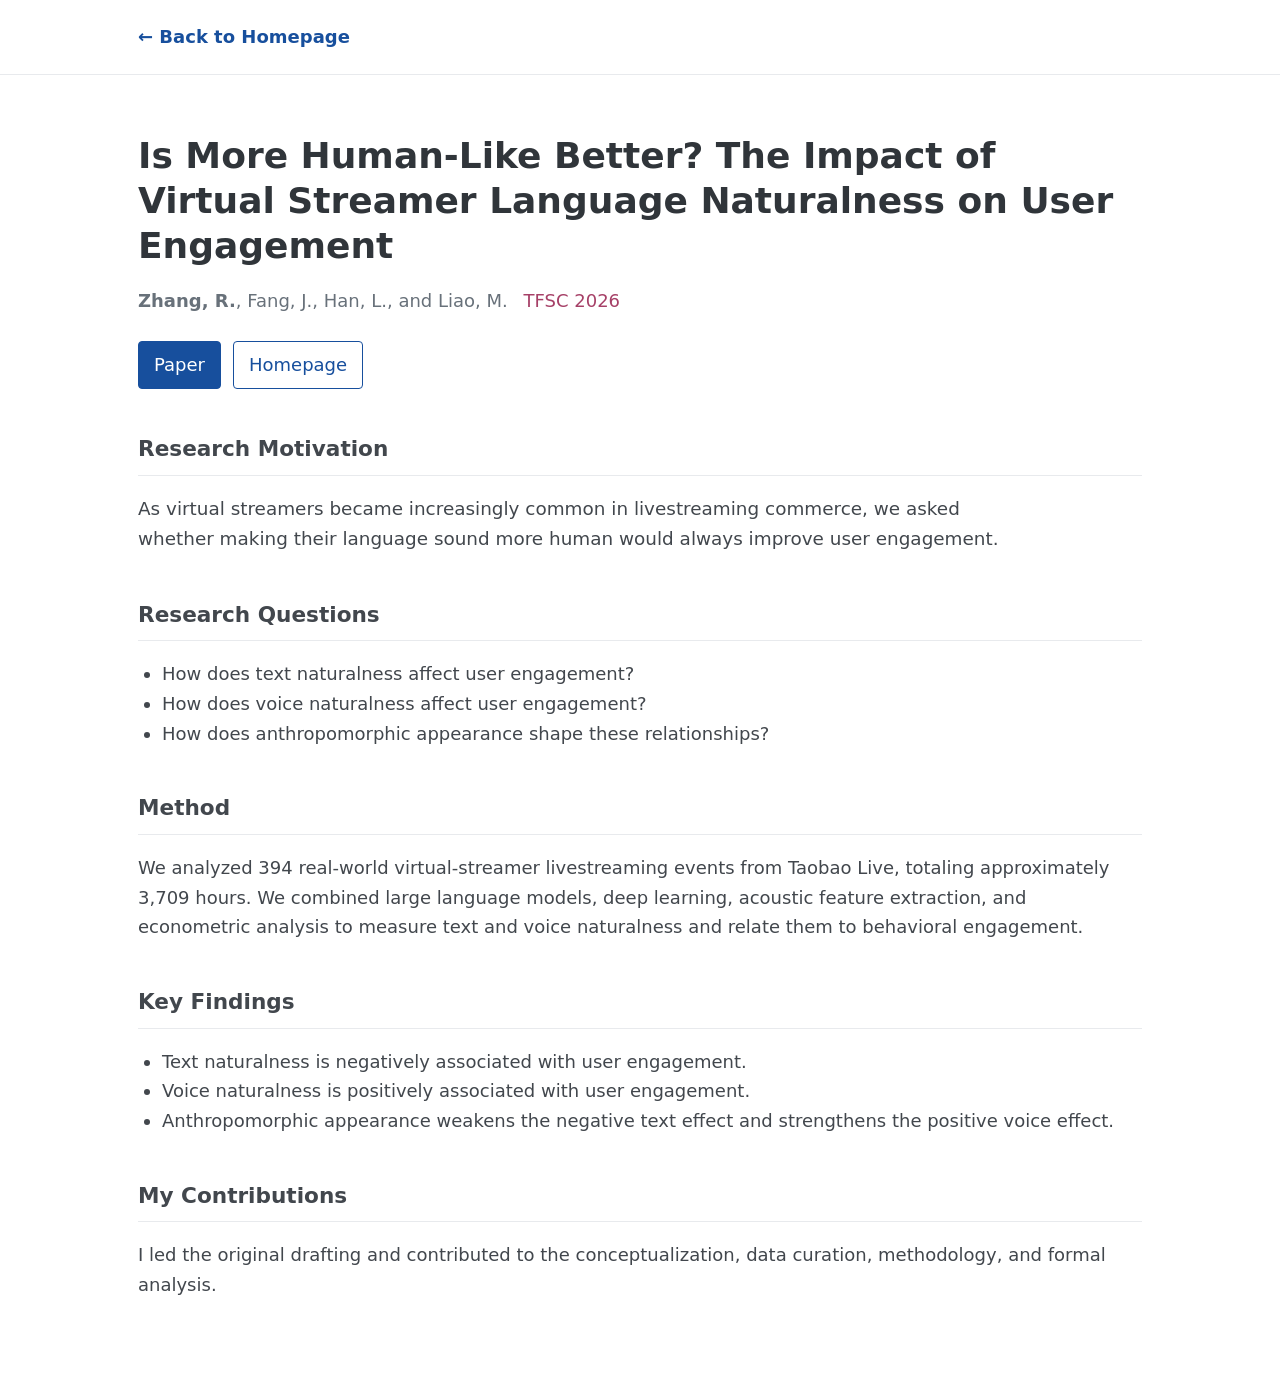
<file: projects/virtual-streamer.html>
<!doctype html>
<html lang="en">
<head>
  <meta charset="utf-8">
  <meta name="viewport" content="width=device-width,initial-scale=1">
  <title>Virtual Streamer Language Naturalness | Ruoxi Zhang</title>
  <style>
    :root{--ink:#42474d;--blue:#174f9d;--muted:#68717a;--line:#e8eaed;--paper:#fff;--tag:#a64067}
    *{box-sizing:border-box} body{margin:0;background:var(--paper);color:var(--ink);font:18px/1.65 system-ui,-apple-system,"Segoe UI",sans-serif}
    a{color:var(--blue)} .top{border-bottom:1px solid var(--line)} .nav,main{max-width:1060px;margin:auto;padding:22px 28px}.nav a{text-decoration:none;font-weight:650}
    main{padding-top:58px;padding-bottom:80px} h1{font-size:2.25rem;line-height:1.25;margin:0 0 16px;color:#30353a} h2{font-size:1.35rem;margin:42px 0 10px;border-bottom:1px solid var(--line);padding-bottom:8px}
    .meta{color:var(--muted)} .status{color:var(--tag);margin-left:10px}.lead{font-size:1.15rem;max-width:900px}.actions{display:flex;gap:12px;flex-wrap:wrap;margin:26px 0}.button{border:1px solid var(--blue);padding:8px 15px;border-radius:4px;text-decoration:none}.primary{background:var(--blue);color:white}
    ul{padding-left:24px}@media(max-width:640px){body{font-size:16px}.nav,main{padding-left:20px;padding-right:20px}main{padding-top:36px}h1{font-size:1.75rem}}
  </style>
</head>
<body>
  <header class="top"><nav class="nav"><a href="../index.html#publications">← Back to Homepage</a></nav></header>
  <main>
    <h1>Is More Human-Like Better? The Impact of Virtual Streamer Language Naturalness on User Engagement</h1>
    <p class="meta"><strong>Zhang, R.</strong>, Fang, J., Han, L., and Liao, M. <span class="status">TFSC 2026</span></p>
    <div class="actions"><a class="button primary" href="https://doi.org/10.1016/j.techfore.2025.124392" target="_blank" rel="noopener">Paper</a><a class="button" href="../index.html#publications">Homepage</a></div>
    <h2>Research Motivation</h2>
    <p class="lead">As virtual streamers became increasingly common in livestreaming commerce, we asked whether making their language sound more human would always improve user engagement.</p>
    <h2>Research Questions</h2>
    <ul><li>How does text naturalness affect user engagement?</li><li>How does voice naturalness affect user engagement?</li><li>How does anthropomorphic appearance shape these relationships?</li></ul>
    <h2>Method</h2>
    <p>We analyzed 394 real-world virtual-streamer livestreaming events from Taobao Live, totaling approximately 3,709 hours. We combined large language models, deep learning, acoustic feature extraction, and econometric analysis to measure text and voice naturalness and relate them to behavioral engagement.</p>
    <h2>Key Findings</h2>
    <ul><li>Text naturalness is negatively associated with user engagement.</li><li>Voice naturalness is positively associated with user engagement.</li><li>Anthropomorphic appearance weakens the negative text effect and strengthens the positive voice effect.</li></ul>
    <h2>My Contributions</h2>
    <p>I led the original drafting and contributed to the conceptualization, data curation, methodology, and formal analysis.</p>
  </main>
</body>
</html>
</file>
<file: assets/style.css>
:root{--text:#4b4f52;--heading:#3f4346;--blue:#224b8d;--line:#efefef;--font:'Helvetica Neue',Arial,sans-serif}
*{box-sizing:border-box}html{scroll-behavior:smooth;scroll-padding-top:74px}body{margin:0;background:#fff;color:var(--text);font-family:var(--font);font-size:16px;line-height:1.55}a{color:var(--blue);text-decoration:underline;text-underline-offset:2px}a:hover{color:#102c59}p{margin:0 0 .65em}strong{color:#303336}ul{margin:.4em 0 1em;padding-left:1.4em}li{margin:.32em 0}h1,h2,h3,h4{color:var(--heading)}
.masthead{position:sticky;top:0;z-index:20;background:#fff;border-bottom:1px solid var(--line)}.greedy-nav{display:flex;align-items:center;gap:0;max-width:1280px;margin:0 auto;padding:7px 18px;overflow-x:auto;white-space:nowrap}.greedy-nav a{display:block;margin:0 15px;padding:10px 0;color:#71777b;text-decoration:none}.greedy-nav a:hover{color:#333}.greedy-nav .home{margin-left:0;margin-right:34px;font-weight:700;color:#686e72}
.layout{display:grid;grid-template-columns:245px minmax(0,1fr);gap:44px;max-width:1280px;margin:0 auto;padding:30px 18px 70px}.sidebar{position:sticky;top:91px;align-self:start}.avatar{display:flex;align-items:center;justify-content:center;width:190px;height:190px;border:5px solid #f4f4f4;border-radius:50%;background:linear-gradient(145deg,#d9e5ef,#8ea9bd);color:white;font-size:48px;font-weight:700;letter-spacing:-3px;box-shadow:0 0 0 1px #ddd}.sidebar h2{margin:16px 0 4px;font-size:23px}.sidebar p{max-width:205px}.institution{font-size:16px}.degree{color:#73787c;font-size:14px}.focus{margin-top:28px;line-height:1.45}.profile-links{list-style:none;padding:0;margin-top:20px}.profile-links li{display:flex;align-items:center;gap:9px;margin:10px 0}.profile-links span{width:18px;color:#222;text-align:center}.profile-links a{color:inherit;text-decoration:none}.profile-links a:hover{text-decoration:underline}
.page-content{min-width:0}.about{padding:3px 0 4px;font-size:16px}.page-content section{scroll-margin-top:74px}.page-content h1{margin:22px 0 8px;padding-bottom:8px;border-bottom:1px solid var(--line);font-size:26px;line-height:1.25}.news-list{margin-top:10px}.news-list em{display:inline-block;min-width:68px}.paper-box{display:flex;align-items:center;gap:28px;padding:28px 0;border-bottom:1px solid var(--line)}.paper-visual{position:relative;flex:0 0 40%;min-height:205px;overflow:hidden;border:1px solid #d9d9d9;background:#fafafa;box-shadow:3px 3px 7px #aaa}.badge{position:absolute;z-index:3;top:9px;left:-7px;padding:3px 15px;color:#fff;background:#00369f;font-size:13px}.mini-title{position:absolute;top:47px;left:20px;right:20px;color:#39434b;font-size:15px;font-weight:700;line-height:1.25}.diagram{position:absolute;left:20px;right:20px;bottom:21px;height:88px;border-top:1px solid #cfd7dd;background:linear-gradient(180deg,#fff,#edf2f5)}.diagram i{position:absolute;bottom:14px;width:44px;height:44px;border-radius:4px;background:#86a8bf}.diagram i:nth-child(1){left:7%}.diagram i:nth-child(2){left:40%;height:60px;background:#d29a80}.diagram i:nth-child(3){right:7%;height:35px;background:#809d81}.diagram b{position:absolute;top:41px;width:20%;height:2px;background:#5e6c75}.diagram b:nth-of-type(1){left:23%}.diagram b:nth-of-type(2){right:23%}.community .diagram i{border-radius:50%;width:38px;height:38px}.community .diagram i:nth-child(2){height:55px;width:55px}.community .diagram b{transform:rotate(-8deg)}.danmu .diagram{background:repeating-linear-gradient(0deg,#fff 0,#fff 18px,#e8edf0 19px)}.danmu .diagram i{bottom:22px;width:8px;border-radius:8px;background:#356a9a}.danmu .diagram i:nth-child(1){left:16%;height:25px}.danmu .diagram i:nth-child(2){left:45%;height:64px;background:#e08364}.danmu .diagram i:nth-child(3){right:16%;height:45px;background:#6f9a73}.adstudio .diagram i{width:25%;height:48px;border:2px solid #7397b2;background:#dfeaf2}.adstudio .diagram i:nth-child(1){left:2%}.adstudio .diagram i:nth-child(2){left:38%;height:48px;background:#f1e1cf;border-color:#c69a70}.adstudio .diagram i:nth-child(3){right:2%;height:48px;background:#e1eadf;border-color:#819b77}.paper-text{flex:1;min-width:0}.paper-text h3{margin:0 0 10px;font-size:17px;font-weight:400;line-height:1.45}.paper-text p{font-size:15px}.paper-text ul{font-size:15px;margin-bottom:0}.pub-note{margin-left:8px;color:#8d4263;font-size:13px}.research-entry{padding:20px 0;border-bottom:1px solid var(--line)}.research-head,.research-meta{display:flex;justify-content:space-between;gap:20px}.research-head h3{margin:0;font-size:17px}.research-head span,.research-meta{font-size:14px}.research-meta{margin:3px 0 10px}.research-entry h4{margin:7px 0;font-size:16px;font-style:italic}.research-entry ul{font-size:15px}footer{max-width:1280px;margin:0 auto;padding:22px 18px 45px;border-top:1px solid var(--line);color:#888;font-size:12px}
@media(max-width:924px){html{scroll-padding-top:64px}.greedy-nav{padding:5px 14px}.greedy-nav a{margin:0 11px;font-size:14px}.greedy-nav .home{margin-right:16px}.layout{display:block;padding:22px 20px 55px}.sidebar{position:static;display:grid;grid-template-columns:120px 1fr;gap:0 20px;margin-bottom:24px}.avatar{grid-row:1/6;width:120px;height:120px;font-size:32px}.sidebar h2{margin:7px 0 1px}.sidebar p{max-width:none;margin-bottom:2px}.sidebar .degree{font-size:13px}.sidebar .focus{margin-top:8px}.profile-links{grid-column:1/-1;display:flex;flex-wrap:wrap;gap:4px 20px;margin:13px 0 0}.about{padding-top:0}.paper-box{align-items:flex-start}.paper-visual{min-height:180px}}
@media(max-width:680px){body{font-size:15px}.layout{padding-left:15px;padding-right:15px}.sidebar{grid-template-columns:95px 1fr;gap:0 14px}.avatar{width:95px;height:95px;font-size:26px}.sidebar h2{font-size:20px}.sidebar .focus{grid-column:1/-1;margin-top:15px}.paper-box{display:block;padding:22px 0}.paper-visual{width:100%;min-height:190px;margin-bottom:18px}.research-head,.research-meta{display:block}.research-head span,.research-meta span{display:block;margin-top:3px}.page-content h1{font-size:23px}.news-list{padding-left:1.25em}.news-list em{min-width:52px}.profile-links{font-size:14px}}
@media(prefers-reduced-motion:reduce){html{scroll-behavior:auto}}@media print{.masthead{position:static}.layout{display:block}.sidebar{position:static}.paper-visual{box-shadow:none}.page-content section{break-inside:avoid}}

/* Publication images supplied by the author */
.paper-image{position:relative;flex:0 0 40%;height:205px;overflow:hidden;border:1px solid #d9d9d9;background:#fff;box-shadow:3px 3px 7px #aaa}
.paper-image img{display:block;width:100%;height:100%;object-fit:contain;object-position:center;background:#fff}
.paper-image.community img{object-fit:cover;object-position:center 72%}
@media(max-width:924px){.paper-image{height:180px}}
@media(max-width:680px){.paper-image{width:100%;height:190px;margin-bottom:18px}}

/* Harmonized publication artwork and portrait crop */
.paper-image,.paper-visual{aspect-ratio:16/9;height:auto;min-height:0}
.paper-image img{object-fit:contain;object-position:center}
.paper-image.community img{object-fit:cover;object-position:center}
.avatar{overflow:hidden;background:#e9eef2}
.avatar img{display:block;width:100%;height:100%;object-fit:cover;object-position:50% 57%;transform:scale(1.42)}
@media(max-width:924px){.paper-image,.paper-visual{height:auto;min-height:0}}
@media(max-width:680px){.paper-image,.paper-visual{height:auto;min-height:0}}

/* Compact education and research entries */
.education-entry,.research-entry{padding:17px 0;border-bottom:1px solid var(--line)}
.education-head,.education-meta,.research-head,.research-meta{display:flex;justify-content:space-between;align-items:baseline;gap:24px}
.education-head h3,.research-head h3{margin:0;font-size:17px}
.education-head>span,.research-head>span{flex:0 0 auto;font-size:14px}
.education-meta,.research-meta{margin-top:2px;font-size:14px}
.education-meta em{font-size:15px}
.education-meta strong{flex:0 0 auto}
.research-meta{margin-bottom:0}
.research-project{margin:8px 0 0;font-size:15px;font-style:italic;color:#555b60}
.research-entry ul{display:none}
@media(max-width:680px){
  .education-head,.education-meta,.research-head,.research-meta{display:block}
  .education-head>span,.education-meta strong,.research-head>span,.research-meta span{display:block;margin-top:3px}
}

/* University marks in Education */
.education-entry{display:grid;grid-template-columns:76px minmax(0,1fr);gap:18px;align-items:center}
.education-logo{display:flex;align-items:center;justify-content:center;width:76px;height:58px;padding:7px;border:1px solid #eceeef;border-radius:5px;background:#fff}
.education-logo img{display:block;max-width:100%;max-height:100%;object-fit:contain}
.education-logo.epfl img{width:62px}
.education-logo.uestc{justify-content:center;overflow:hidden;background:#fff}
.education-logo.uestc img{width:46px;height:46px;max-width:100%;max-height:100%;object-fit:contain}
.education-body{min-width:0}
.research-entry{display:grid;grid-template-columns:76px minmax(0,1fr);gap:18px;align-items:center}
.research-logo{display:flex;align-items:center;justify-content:center;width:76px;height:58px;padding:7px;border:1px solid #eceeef;border-radius:5px;background:#fff;overflow:hidden}
.research-logo img{display:block;max-width:100%;max-height:100%;object-fit:contain}
.research-logo.uestc img{width:46px;height:46px}
.research-body{min-width:0}
@media(max-width:680px){
  .education-entry{grid-template-columns:58px minmax(0,1fr);gap:12px;align-items:start}
  .education-logo{width:58px;height:48px;padding:6px}
  .research-entry{grid-template-columns:58px minmax(0,1fr);gap:12px;align-items:start}
  .research-logo{width:58px;height:48px;padding:6px}
  .research-logo.uestc img{width:38px;height:38px}
}
</file>
